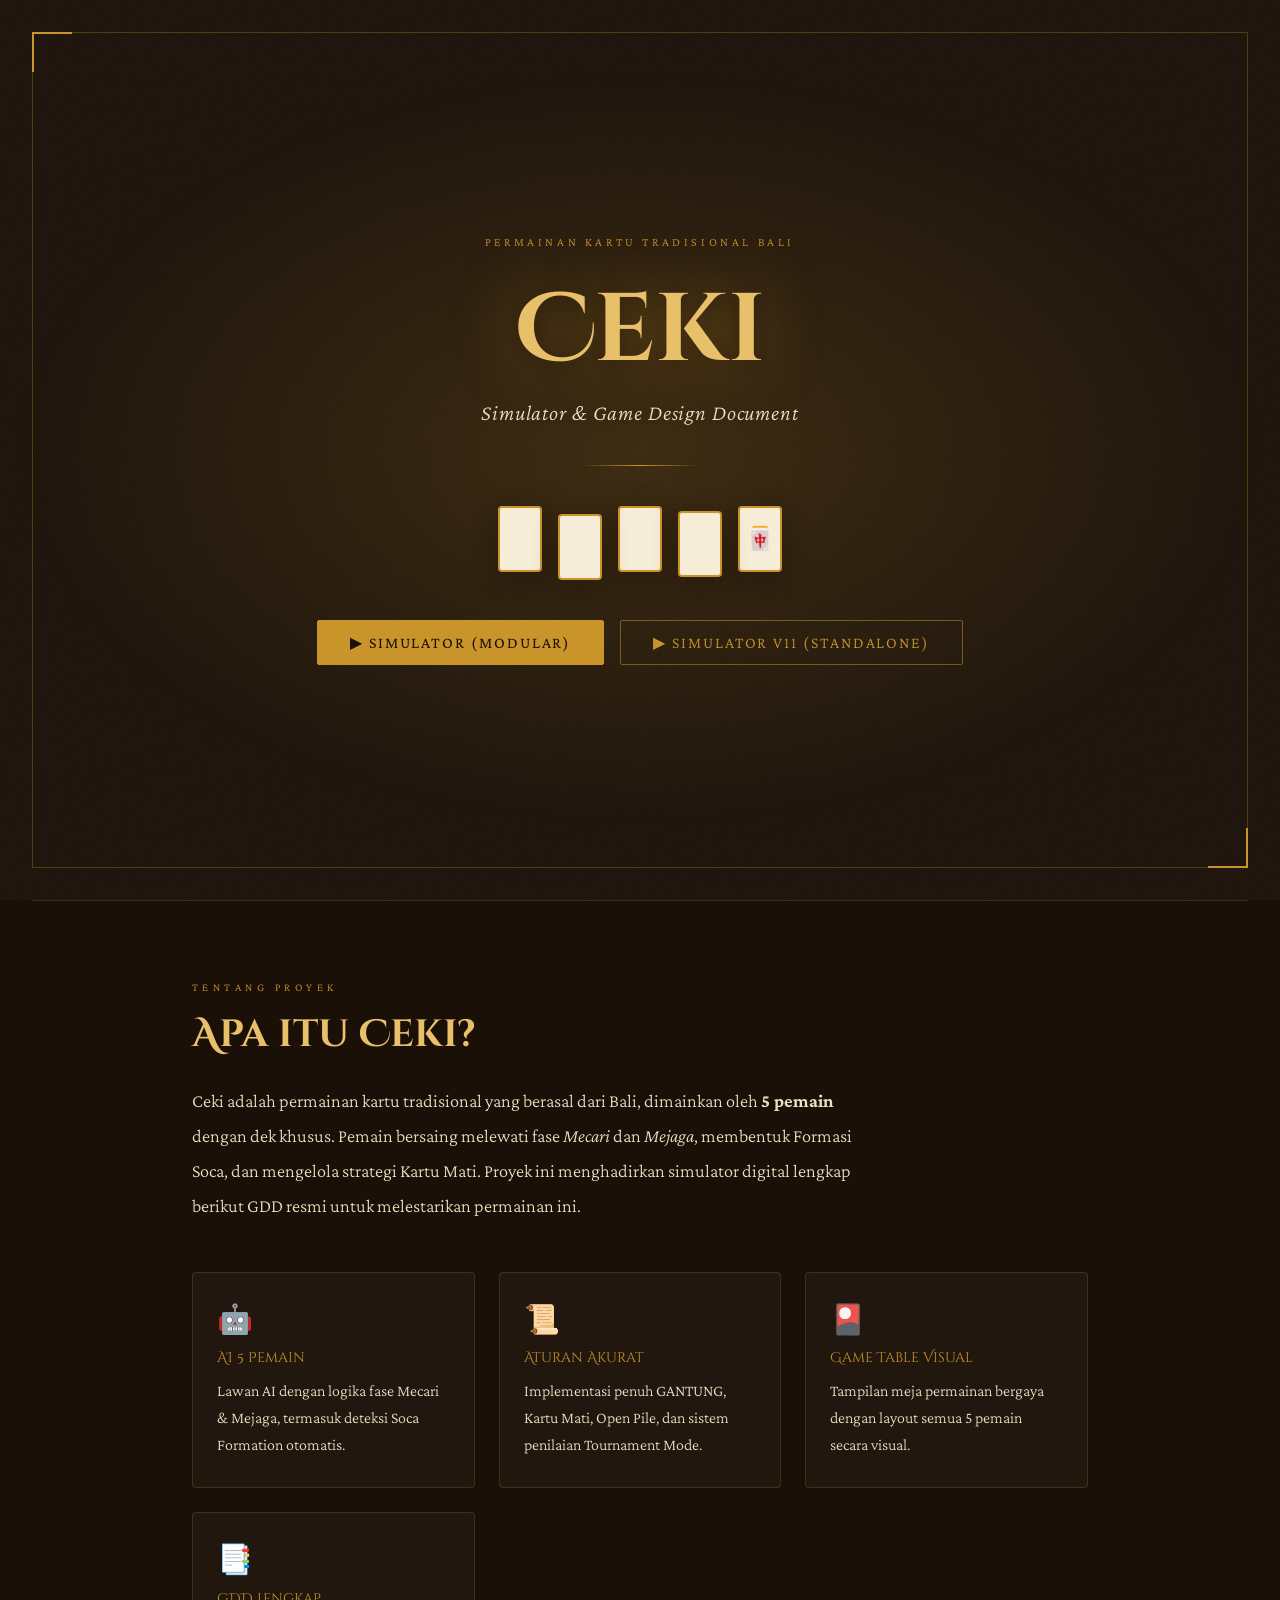
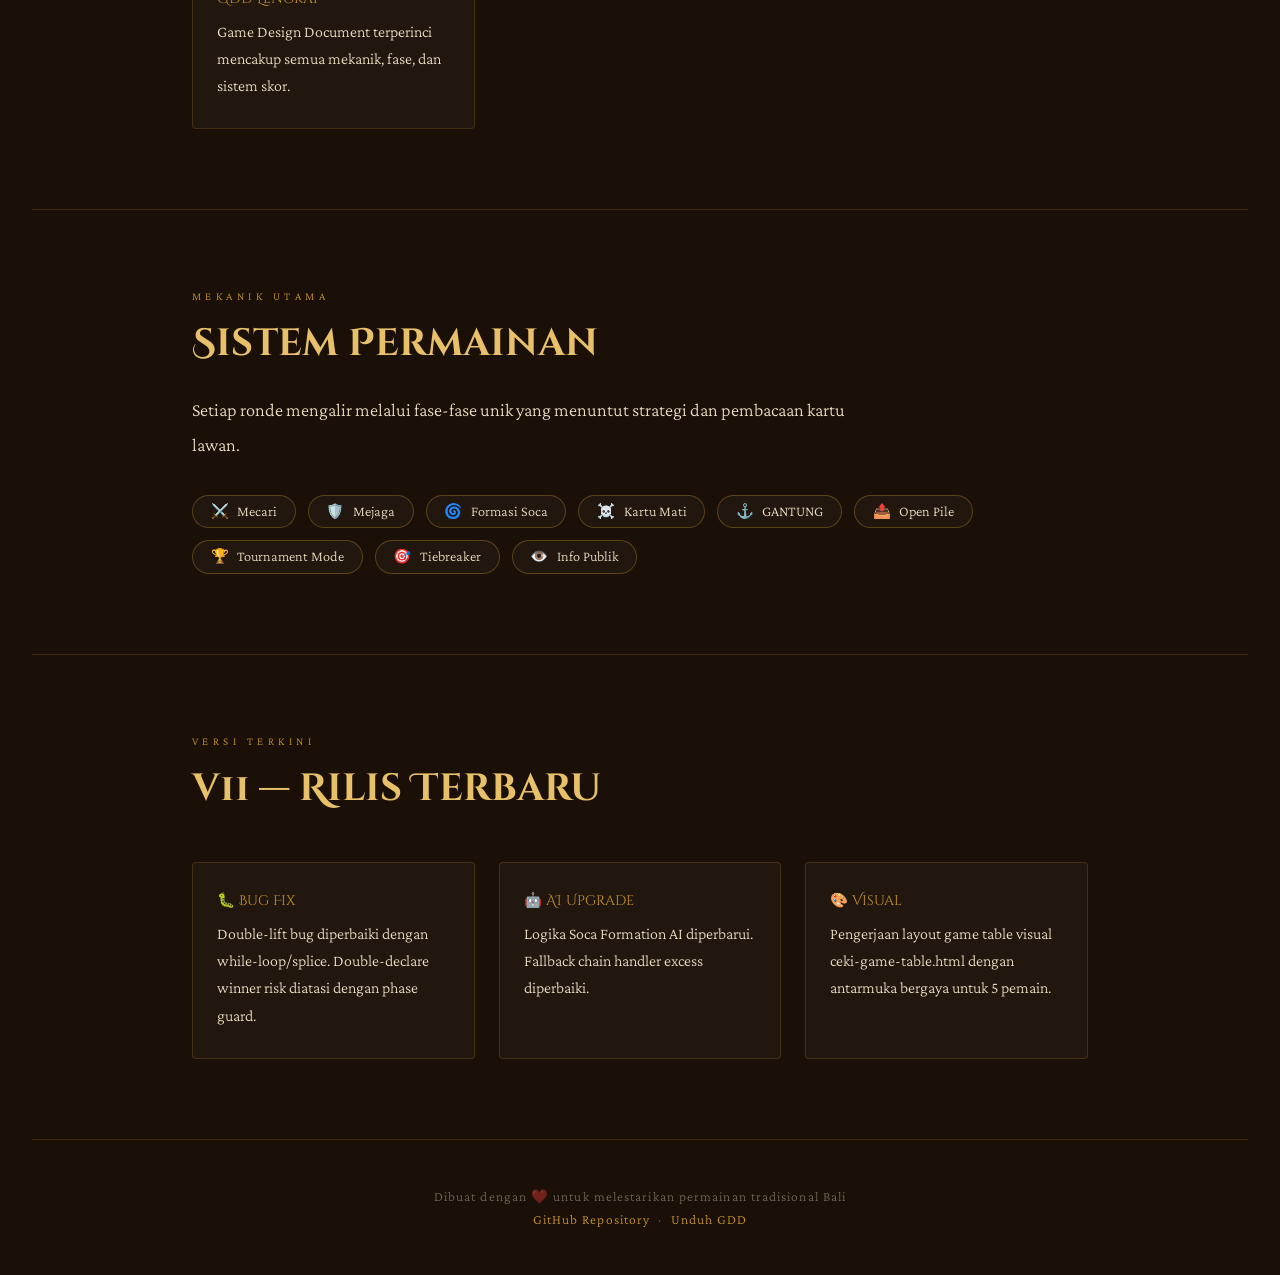
<file: index.html>
<!DOCTYPE html>
<html lang="id">
<head>
  <meta charset="UTF-8" />
  <meta name="viewport" content="width=device-width, initial-scale=1.0" />
  <title>Ceki Bali — Simulator & GDD</title>
  <link href="https://fonts.googleapis.com/css2?family=Cinzel+Decorative:wght@400;700&family=Crimson+Pro:ital,wght@0,300;0,400;1,300&display=swap" rel="stylesheet" />
  <style>
    *, *::before, *::after { box-sizing: border-box; margin: 0; padding: 0; }

    :root {
      --gold:    #c9952a;
      --gold-lt: #e8c06a;
      --red:     #8b1a1a;
      --ink:     #1a1008;
      --cream:   #f5edd8;
      --paper:   #ede0c4;
      --shadow:  rgba(26,16,8,.45);
    }

    html { scroll-behavior: smooth; }

    body {
      background: var(--ink);
      color: var(--cream);
      font-family: 'Crimson Pro', Georgia, serif;
      font-weight: 300;
      overflow-x: hidden;
    }

    /* ── NOISE TEXTURE overlay ── */
    body::before {
      content: '';
      position: fixed; inset: 0; z-index: 0;
      background-image: url("data:image/svg+xml,%3Csvg xmlns='http://www.w3.org/2000/svg' width='200' height='200'%3E%3Cfilter id='n'%3E%3CfeTurbulence type='fractalNoise' baseFrequency='0.75' numOctaves='4' stitchTiles='stitch'/%3E%3C/filter%3E%3Crect width='200' height='200' filter='url(%23n)' opacity='0.07'/%3E%3C/svg%3E");
      pointer-events: none;
    }

    /* ── HEADER ── */
    header {
      position: relative; z-index: 1;
      min-height: 100vh;
      display: flex; flex-direction: column;
      align-items: center; justify-content: center;
      text-align: center;
      padding: 4rem 2rem;
      overflow: hidden;
    }

    /* radial glow */
    header::after {
      content: '';
      position: absolute; inset: 0; z-index: -1;
      background: radial-gradient(ellipse 70% 60% at 50% 50%, rgba(201,149,42,.18) 0%, transparent 70%);
    }

    /* decorative border frame */
    .frame {
      position: absolute; inset: 2rem;
      border: 1px solid rgba(201,149,42,.3);
      pointer-events: none;
    }
    .frame::before, .frame::after {
      content: '';
      position: absolute;
      width: 40px; height: 40px;
      border-color: var(--gold);
      border-style: solid;
    }
    .frame::before { top: -1px; left: -1px; border-width: 2px 0 0 2px; }
    .frame::after  { bottom: -1px; right: -1px; border-width: 0 2px 2px 0; }

    .badge {
      font-family: 'Crimson Pro', serif;
      font-size: .75rem;
      letter-spacing: .3em;
      text-transform: uppercase;
      color: var(--gold);
      margin-bottom: 2rem;
      opacity: 0;
      animation: fadeUp .8s .2s ease forwards;
    }

    h1 {
      font-family: 'Cinzel Decorative', serif;
      font-size: clamp(2.8rem, 8vw, 6rem);
      font-weight: 700;
      color: var(--gold-lt);
      line-height: 1.05;
      text-shadow: 0 0 60px rgba(201,149,42,.5), 0 4px 20px var(--shadow);
      opacity: 0;
      animation: fadeUp .9s .4s ease forwards;
    }

    .subtitle {
      margin-top: 1.2rem;
      font-size: clamp(1rem, 2.5vw, 1.35rem);
      font-style: italic;
      color: var(--paper);
      letter-spacing: .04em;
      opacity: 0;
      animation: fadeUp .9s .65s ease forwards;
    }

    /* divider */
    .divider {
      margin: 2.5rem auto;
      width: 120px; height: 1px;
      background: linear-gradient(90deg, transparent, var(--gold), transparent);
      opacity: 0;
      animation: fadeUp .9s .8s ease forwards;
    }

    /* card icons */
    .cards-row {
      display: flex; gap: 1rem;
      opacity: 0;
      animation: fadeUp .9s 1s ease forwards;
    }

    .ceki-card {
      width: 44px; height: 66px;
      background: var(--cream);
      border-radius: 4px;
      border: 2px solid var(--gold);
      display: flex; align-items: center; justify-content: center;
      font-size: 1.4rem;
      box-shadow: 0 6px 24px var(--shadow);
      transition: transform .25s ease, box-shadow .25s ease;
    }
    .ceki-card:hover {
      transform: translateY(-8px) rotate(-3deg);
      box-shadow: 0 14px 36px var(--shadow);
    }
    .ceki-card:nth-child(2) { transform: translateY(8px); }
    .ceki-card:nth-child(2):hover { transform: translateY(-2px) rotate(2deg); }
    .ceki-card:nth-child(4) { transform: translateY(5px); }
    .ceki-card:nth-child(4):hover { transform: translateY(-4px) rotate(-2deg); }

    .hero-cta {
      margin-top: 3rem;
      opacity: 0;
      animation: fadeUp .9s 1.2s ease forwards;
      display: flex; gap: 1rem; flex-wrap: wrap; justify-content: center;
    }

    .btn {
      display: inline-block;
      padding: .75rem 2rem;
      font-family: 'Crimson Pro', serif;
      font-size: 1rem;
      letter-spacing: .12em;
      text-transform: uppercase;
      text-decoration: none;
      border-radius: 2px;
      transition: all .25s ease;
      cursor: pointer;
    }
    .btn-primary {
      background: var(--gold);
      color: var(--ink);
      border: 1px solid var(--gold);
      font-weight: 400;
    }
    .btn-primary:hover { background: var(--gold-lt); box-shadow: 0 0 24px rgba(201,149,42,.5); }
    .btn-ghost {
      background: transparent;
      color: var(--gold);
      border: 1px solid rgba(201,149,42,.5);
    }
    .btn-ghost:hover { border-color: var(--gold); background: rgba(201,149,42,.08); }

    /* ── SECTION BASE ── */
    section {
      position: relative; z-index: 1;
      padding: 5rem 2rem;
      max-width: 960px;
      margin: 0 auto;
    }

    .section-label {
      font-size: .7rem;
      letter-spacing: .4em;
      text-transform: uppercase;
      color: var(--gold);
      margin-bottom: 1rem;
    }

    .section-title {
      font-family: 'Cinzel Decorative', serif;
      font-size: clamp(1.5rem, 4vw, 2.4rem);
      color: var(--gold-lt);
      margin-bottom: 1.5rem;
    }

    .section-body {
      font-size: 1.15rem;
      line-height: 1.9;
      color: var(--paper);
      max-width: 680px;
    }

    /* ── FEATURES GRID ── */
    .features {
      display: grid;
      grid-template-columns: repeat(auto-fit, minmax(240px, 1fr));
      gap: 1.5rem;
      margin-top: 3rem;
    }

    .feat {
      background: rgba(255,255,255,.03);
      border: 1px solid rgba(201,149,42,.2);
      border-radius: 4px;
      padding: 1.8rem 1.5rem;
      transition: border-color .3s, background .3s;
    }
    .feat:hover {
      border-color: rgba(201,149,42,.6);
      background: rgba(201,149,42,.06);
    }

    .feat-icon { font-size: 1.8rem; margin-bottom: .8rem; }
    .feat-title {
      font-family: 'Cinzel Decorative', serif;
      font-size: .9rem;
      color: var(--gold);
      margin-bottom: .6rem;
    }
    .feat-desc { font-size: 1rem; color: var(--paper); line-height: 1.7; }

    /* ── RULE PILLS ── */
    .rules-grid {
      display: flex; flex-wrap: wrap; gap: .75rem;
      margin-top: 2rem;
    }
    .pill {
      padding: .45rem 1.1rem;
      border: 1px solid rgba(201,149,42,.35);
      border-radius: 100px;
      font-size: .9rem;
      color: var(--paper);
      background: rgba(255,255,255,.03);
    }
    .pill span { color: var(--gold-lt); margin-right: .35rem; }

    /* ── HORIZONTAL RULE ── */
    .hr {
      border: none;
      border-top: 1px solid rgba(201,149,42,.2);
      margin: 0 2rem;
    }

    /* ── FOOTER ── */
    footer {
      position: relative; z-index: 1;
      text-align: center;
      padding: 3rem 2rem;
      font-size: .85rem;
      color: rgba(245,237,216,.4);
      letter-spacing: .08em;
    }
    footer a { color: var(--gold); text-decoration: none; }
    footer a:hover { text-decoration: underline; }

    /* ── ANIMATIONS ── */
    @keyframes fadeUp {
      from { opacity: 0; transform: translateY(24px); }
      to   { opacity: 1; transform: translateY(0); }
    }

    /* scroll-reveal */
    .reveal { opacity: 0; transform: translateY(30px); transition: opacity .7s ease, transform .7s ease; }
    .reveal.visible { opacity: 1; transform: translateY(0); }
  </style>
</head>
<body>

  <!-- ═══════════ HERO ═══════════ -->
  <header>
    <div class="frame"></div>
    <p class="badge">Permainan Kartu Tradisional Bali</p>
    <h1>Ceki</h1>
    <p class="subtitle">Simulator &amp; Game Design Document</p>
    <div class="divider"></div>
    <div class="cards-row" aria-hidden="true">
      <div class="ceki-card">🀙</div>
      <div class="ceki-card">🀇</div>
      <div class="ceki-card">🀅</div>
      <div class="ceki-card">🀃</div>
      <div class="ceki-card">🀄</div>
    </div>
    <div class="hero-cta">
      <a href="ceki-simulator.html" class="btn btn-primary">▶ Simulator (Modular)</a>
      <a href="ceki-simulator-v11.html" class="btn btn-ghost">▶ Simulator v11 (Standalone)</a>
    </div>
  </header>

  <hr class="hr" />

  <!-- ═══════════ TENTANG ═══════════ -->
  <section>
    <p class="section-label reveal">Tentang Proyek</p>
    <h2 class="section-title reveal">Apa itu Ceki?</h2>
    <p class="section-body reveal">
      Ceki adalah permainan kartu tradisional yang berasal dari Bali, dimainkan oleh <strong>5 pemain</strong>
      dengan dek khusus. Pemain bersaing melewati fase <em>Mecari</em> dan <em>Mejaga</em>,
      membentuk Formasi Soca, dan mengelola strategi Kartu Mati.
      Proyek ini menghadirkan simulator digital lengkap berikut GDD resmi untuk melestarikan permainan ini.
    </p>

    <div class="features reveal">
      <div class="feat">
        <div class="feat-icon">🤖</div>
        <div class="feat-title">AI 5 Pemain</div>
        <div class="feat-desc">Lawan AI dengan logika fase Mecari &amp; Mejaga, termasuk deteksi Soca Formation otomatis.</div>
      </div>
      <div class="feat">
        <div class="feat-icon">📜</div>
        <div class="feat-title">Aturan Akurat</div>
        <div class="feat-desc">Implementasi penuh GANTUNG, Kartu Mati, Open Pile, dan sistem penilaian Tournament Mode.</div>
      </div>
      <div class="feat">
        <div class="feat-icon">🎴</div>
        <div class="feat-title">Game Table Visual</div>
        <div class="feat-desc">Tampilan meja permainan bergaya dengan layout semua 5 pemain secara visual.</div>
      </div>
      <div class="feat">
        <div class="feat-icon">📑</div>
        <div class="feat-title">GDD Lengkap</div>
        <div class="feat-desc">Game Design Document terperinci mencakup semua mekanik, fase, dan sistem skor.</div>
      </div>
    </div>
  </section>

  <hr class="hr" />

  <!-- ═══════════ MEKANIK ═══════════ -->
  <section>
    <p class="section-label reveal">Mekanik Utama</p>
    <h2 class="section-title reveal">Sistem Permainan</h2>
    <p class="section-body reveal">
      Setiap ronde mengalir melalui fase-fase unik yang menuntut strategi dan pembacaan kartu lawan.
    </p>

    <div class="rules-grid reveal">
      <div class="pill"><span>⚔️</span> Mecari</div>
      <div class="pill"><span>🛡️</span> Mejaga</div>
      <div class="pill"><span>🌀</span> Formasi Soca</div>
      <div class="pill"><span>☠️</span> Kartu Mati</div>
      <div class="pill"><span>⚓</span> GANTUNG</div>
      <div class="pill"><span>📤</span> Open Pile</div>
      <div class="pill"><span>🏆</span> Tournament Mode</div>
      <div class="pill"><span>🎯</span> Tiebreaker</div>
      <div class="pill"><span>👁️</span> Info Publik</div>
    </div>
  </section>

  <hr class="hr" />

  <!-- ═══════════ CHANGELOG ═══════════ -->
  <section>
    <p class="section-label reveal">Versi Terkini</p>
    <h2 class="section-title reveal">v11 — Rilis Terbaru</h2>
    <div class="features reveal">
      <div class="feat">
        <div class="feat-title">🐛 Bug Fix</div>
        <div class="feat-desc">Double-lift bug diperbaiki dengan while-loop/splice. Double-declare winner risk diatasi dengan phase guard.</div>
      </div>
      <div class="feat">
        <div class="feat-title">🤖 AI Upgrade</div>
        <div class="feat-desc">Logika Soca Formation AI diperbarui. Fallback chain handler excess diperbaiki.</div>
      </div>
      <div class="feat">
        <div class="feat-title">🎨 Visual</div>
        <div class="feat-desc">Pengerjaan layout game table visual ceki-game-table.html dengan antarmuka bergaya untuk 5 pemain.</div>
      </div>
    </div>
  </section>

  <!-- ═══════════ FOOTER ═══════════ -->
  <hr class="hr" />
  <footer>
    <p>Dibuat dengan ❤️ untuk melestarikan permainan tradisional Bali</p>
    <p style="margin-top:.5rem;">
      <a href="https://github.com" target="_blank">GitHub Repository</a>
      &nbsp;·&nbsp;
      <a href="CEKI_GDD_v11.pdf">Unduh GDD</a>
    </p>
  </footer>

  <script>
    // Scroll reveal
    const reveals = document.querySelectorAll('.reveal');
    const io = new IntersectionObserver((entries) => {
      entries.forEach(e => { if (e.isIntersecting) { e.target.classList.add('visible'); io.unobserve(e.target); } });
    }, { threshold: 0.12 });
    reveals.forEach(el => io.observe(el));
  </script>
</body>
</html>
</file>
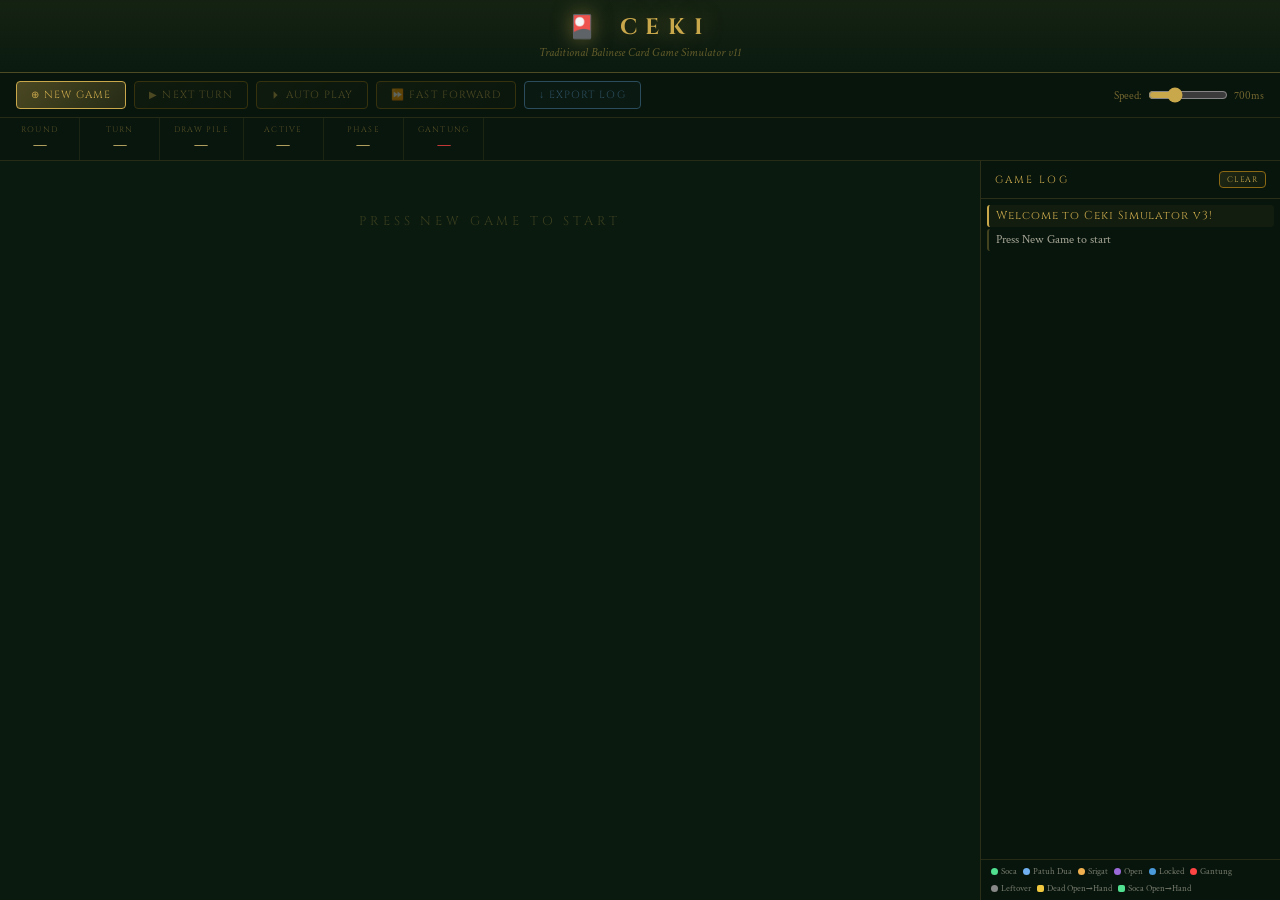
<file: ceki-simulator-v11.html>
<!DOCTYPE html>
<html lang="en">
<head>
<meta charset="UTF-8">
<meta name="viewport" content="width=device-width, initial-scale=1.0">
<title>Ceki Simulator v11 — Balinese Card Game</title>
<style>
@import url('https://fonts.googleapis.com/css2?family=Cinzel:wght@400;600;800&family=Crimson+Text:ital,wght@0,400;0,600;1,400&display=swap');

:root {
  --gold: #c9a84c;
  --gold-light: #e8cc7a;
  --gold-dark: #8b6914;
  --bg: #0a1a0f;
  --bg2: #0f2318;
  --text: #fdf6e3;
  --honours-color: #e8cc7a;
  --coins-color: #f4a444;
  --strings-color: #6ab4f0;
  --myriads-color: #f07070;
  --soca-color: #50e090;
  --patuh-color: #70b0f0;
  --srigat-color: #f0b050;
  --mecari-color: #f06060;
  --mejaga-color: #a060f0;
  --gantung-color: #ff4444;
  --leftover-color: #888888;
  --open-color: #9a6ad9;
  --locked-color: #4a9ad9;
  --discard-color: #c87a3a;
}

* { margin: 0; padding: 0; box-sizing: border-box; }

body {
  background: var(--bg);
  color: var(--text);
  font-family: 'Crimson Text', serif;
  min-height: 100vh;
  display: flex;
  flex-direction: column;
}

/* ===================== HEADER ===================== */
.header {
  text-align: center;
  padding: 12px 16px;
  border-bottom: 1px solid rgba(201,168,76,0.3);
  background: linear-gradient(180deg, rgba(201,168,76,0.06) 0%, transparent 100%);
  display: flex;
  align-items: center;
  justify-content: space-between;
  flex-wrap: wrap;
  gap: 8px;
}

.header-title { flex: 1; text-align: center; }

.header h1 {
  font-family: 'Cinzel', serif;
  color: var(--gold);
  font-size: 1.4rem;
  letter-spacing: 0.4em;
  text-shadow: 0 0 20px rgba(201,168,76,0.5);
}

.header p {
  color: rgba(201,168,76,0.45);
  font-style: italic;
  font-size: 0.78rem;
  margin-top: 2px;
}

/* ===================== CONTROLS ===================== */
.controls-bar {
  padding: 8px 16px;
  display: flex;
  gap: 8px;
  flex-wrap: wrap;
  align-items: center;
  border-bottom: 1px solid rgba(201,168,76,0.15);
  background: rgba(0,0,0,0.2);
}

.btn {
  font-family: 'Cinzel', serif;
  font-size: 0.65rem;
  letter-spacing: 0.1em;
  padding: 6px 14px;
  border: 1px solid var(--gold-dark);
  background: linear-gradient(135deg, rgba(201,168,76,0.12), rgba(201,168,76,0.04));
  color: var(--gold);
  cursor: pointer;
  border-radius: 4px;
  transition: all 0.2s;
  text-transform: uppercase;
}
.btn:hover { background: linear-gradient(135deg, rgba(201,168,76,0.28), rgba(201,168,76,0.1)); border-color: var(--gold); }
.btn.primary { background: linear-gradient(135deg, rgba(201,168,76,0.35), rgba(201,168,76,0.15)); border-color: var(--gold); }
.btn:disabled { opacity: 0.35; cursor: not-allowed; }
.btn.export { border-color: var(--strings-color); color: var(--strings-color); background: rgba(106,180,240,0.08); }
.btn.export:hover { background: rgba(106,180,240,0.18); }

.speed-wrap {
  display: flex;
  align-items: center;
  gap: 6px;
  font-size: 0.7rem;
  color: rgba(201,168,76,0.55);
  margin-left: auto;
}
.speed-wrap input { width: 80px; accent-color: var(--gold); }

/* ===================== STATUS BAR ===================== */
.status-bar {
  display: flex;
  gap: 0;
  border-bottom: 1px solid rgba(201,168,76,0.15);
  background: rgba(0,0,0,0.15);
  flex-wrap: wrap;
}

.stat {
  display: flex;
  flex-direction: column;
  align-items: center;
  padding: 6px 14px;
  border-right: 1px solid rgba(201,168,76,0.1);
  min-width: 80px;
}

.stat-label {
  font-family: 'Cinzel', serif;
  font-size: 0.5rem;
  color: rgba(201,168,76,0.4);
  letter-spacing: 0.15em;
  text-transform: uppercase;
}

.stat-value {
  font-size: 0.85rem;
  color: var(--gold-light);
  font-weight: 600;
  margin-top: 1px;
}

.stat-value.gantung { color: var(--gantung-color); }

/* ===================== MAIN LAYOUT ===================== */
.main {
  display: grid;
  grid-template-columns: 1fr 300px;
  flex: 1;
  overflow: hidden;
  min-height: 0;
}

.game-area {
  overflow-y: auto;
  padding: 12px;
  display: flex;
  flex-direction: column;
  gap: 8px;
}

/* ===================== PLAYER CARD ===================== */
.player-card {
  border: 1px solid rgba(201,168,76,0.18);
  border-radius: 10px;
  overflow: hidden;
  transition: border-color 0.3s, box-shadow 0.3s;
  background: rgba(0,0,0,0.15);
}

.player-card.active    { border-color: var(--gold); box-shadow: 0 0 14px rgba(201,168,76,0.18); }
.player-card.mecari    { border-color: var(--mecari-color); box-shadow: 0 0 10px rgba(240,96,96,0.18); }
.player-card.mejaga    { border-color: var(--mejaga-color); box-shadow: 0 0 10px rgba(160,96,240,0.18); }
.player-card.winner    { border-color: var(--soca-color); box-shadow: 0 0 20px rgba(80,224,144,0.4); animation: winPulse 1s infinite; }

@keyframes winPulse {
  0%,100% { box-shadow: 0 0 20px rgba(80,224,144,0.4); }
  50%     { box-shadow: 0 0 40px rgba(80,224,144,0.8); }
}

/* Player header */
.player-header {
  display: flex;
  align-items: center;
  gap: 8px;
  padding: 6px 12px;
  background: rgba(0,0,0,0.3);
  border-bottom: 1px solid rgba(255,255,255,0.04);
}

.player-name {
  font-family: 'Cinzel', serif;
  font-size: 0.72rem;
  color: var(--gold);
  letter-spacing: 0.12em;
  flex: 1;
}

.badge {
  font-size: 0.55rem;
  padding: 2px 7px;
  border-radius: 8px;
  font-family: 'Cinzel', serif;
  letter-spacing: 0.08em;
  text-transform: uppercase;
  border: 1px solid;
}

.badge-active  { background: rgba(201,168,76,0.15);  color: var(--gold);          border-color: var(--gold-dark); }
.badge-mecari  { background: rgba(240,96,96,0.15);   color: var(--mecari-color);  border-color: var(--mecari-color); }
.badge-mejaga  { background: rgba(160,96,240,0.15);  color: var(--mejaga-color);  border-color: var(--mejaga-color); }
.badge-winner  { background: rgba(80,224,144,0.15);  color: var(--soca-color);    border-color: var(--soca-color); }
.badge-gantung { background: rgba(255,68,68,0.15);   color: var(--gantung-color); border-color: var(--gantung-color); }

.player-stats {
  font-size: 0.6rem;
  color: rgba(201,168,76,0.35);
  white-space: nowrap;
}

/* Player body */
.player-body {
  padding: 8px 10px;
  display: flex;
  flex-direction: column;
  gap: 4px;
}

/* ===================== COMBO ROWS ===================== */
.combo-section {
  display: flex;
  flex-direction: column;
  gap: 3px;
}

.combo-row {
  display: flex;
  align-items: center;
  gap: 6px;
  padding: 4px 6px;
  border-radius: 6px;
  border: 1px solid rgba(255,255,255,0.04);
  background: rgba(0,0,0,0.15);
  min-height: 62px;
}

/* Row color themes */
.combo-row.soca    { border-color: rgba(80,224,144,0.2);  background: rgba(80,224,144,0.04); }
.combo-row.patuh   { border-color: rgba(112,176,240,0.2); background: rgba(112,176,240,0.04); }
.combo-row.srigat  { border-color: rgba(240,176,80,0.2);  background: rgba(240,176,80,0.04); }
.combo-row.locked  { border-color: rgba(74,154,217,0.3);  background: rgba(74,154,217,0.06); }
.combo-row.open    { border-color: rgba(154,106,217,0.3); background: rgba(154,106,217,0.06); }
.combo-row.discard { border-color: rgba(200,122,58,0.2);  background: rgba(200,122,58,0.04); }
.combo-row.leftover{ border-color: rgba(120,120,120,0.2); background: rgba(120,120,120,0.04); }

/* Row label */
.row-label {
  writing-mode: vertical-lr;
  text-orientation: mixed;
  font-family: 'Cinzel', serif;
  font-size: 0.42rem;
  letter-spacing: 0.12em;
  text-transform: uppercase;
  padding: 2px 1px;
  min-width: 18px;
  text-align: center;
  border-radius: 3px;
  white-space: nowrap;
}

.row-label.soca    { color: var(--soca-color);    background: rgba(80,224,144,0.08); }
.row-label.patuh   { color: var(--patuh-color);   background: rgba(112,176,240,0.08); }
.row-label.srigat  { color: var(--srigat-color);  background: rgba(240,176,80,0.08); }
.row-label.locked  { color: var(--locked-color);  background: rgba(74,154,217,0.08); }
.row-label.open    { color: var(--open-color);    background: rgba(154,106,217,0.08); }
.row-label.discard { color: var(--discard-color); background: rgba(200,122,58,0.08); }
.row-label.leftover{ color: var(--leftover-color);background: rgba(120,120,120,0.08); }

/* Cards container */
.cards-wrap {
  display: flex;
  gap: 4px;
  flex-wrap: wrap;
  align-items: center;
  flex: 1;
}

/* Seeking info */
.seeking-info {
  font-size: 0.6rem;
  color: rgba(74,154,217,0.8);
  font-style: italic;
  padding: 2px 6px;
  background: rgba(74,154,217,0.08);
  border-radius: 4px;
  border: 1px solid rgba(74,154,217,0.2);
}

/* Row extra info */
.row-info {
  font-size: 0.58rem;
  color: rgba(255,255,255,0.3);
  font-style: italic;
  white-space: nowrap;
}

/* Discard count badge */
.discard-count {
  font-size: 0.58rem;
  color: rgba(200,122,58,0.6);
  padding: 2px 5px;
  border: 1px solid rgba(200,122,58,0.2);
  border-radius: 3px;
  font-family: 'Cinzel', serif;
}

/* ===================== CARDS ===================== */
.card {
  display: inline-flex;
  flex-direction: column;
  align-items: center;
  justify-content: center;
  width: 38px;
  height: 82px;
  border-radius: 5px;
  border: 1.5px solid;
  font-family: 'Cinzel', serif;
  text-align: center;
  padding: 2px;
  line-height: 1.2;
  transition: transform 0.15s;
  position: relative;
  cursor: default;
  flex-shrink: 0;
}

.card:hover { transform: translateY(-5px); z-index: 10; }

.card .cn { font-size: 0.8rem; font-weight: 700; line-height: 1; }
.card .nm { font-size: 0.36rem; line-height: 1.1; text-align: center; margin-top: 1px; }
.card .tp { font-size: 0.3rem; opacity: 0.6; margin-top: 1px; }

.card.honours { background: linear-gradient(135deg,#2a2a10,#1a1a08); border-color: var(--honours-color); color: var(--honours-color); }
.card.coins   { background: linear-gradient(135deg,#2a1a08,#1a1008); border-color: var(--coins-color);   color: var(--coins-color); }
.card.strings { background: linear-gradient(135deg,#082028,#041018); border-color: var(--strings-color); color: var(--strings-color); }
.card.myriads { background: linear-gradient(135deg,#280808,#180404); border-color: var(--myriads-color); color: var(--myriads-color); }

.card.back {
  background: linear-gradient(135deg,#1a3a28,#0f2d1b);
  border-color: rgba(74,154,217,0.5);
  color: rgba(74,154,217,0.6);
  font-size: 1.1rem;
}

/* Gantung highlight */
.card.gantung {
  outline: 2px solid var(--gantung-color);
  outline-offset: 1px;
  animation: gantungBlink 1.2s ease infinite;
}

@keyframes gantungBlink {
  0%,100% { outline-color: #ff4444; box-shadow: 0 0 5px rgba(255,68,68,0.5); }
  50%     { outline-color: #ff8888; box-shadow: 0 0 10px rgba(255,68,68,0.7); }
}

/* Dead for Soca only */
.card.dead { opacity: 0.45; filter: grayscale(60%); }

/* Card image */
.card-img {
  width: 100%;
  height: 100%;
  object-fit: cover;
  border-radius: 3px;
  display: block;
  pointer-events: none;
  opacity: 0;
  transition: opacity 0.3s ease;
}

.card-fallback {
  display: flex;
  flex-direction: column;
  align-items: center;
  justify-content: center;
  height: 100%;
  gap: 2px;
  padding: 4px;
}

.card-img-wrap {
  position: absolute;
  inset: 0;
  border-radius: 3px;
  overflow: hidden;
  display: flex;
  align-items: center;
  justify-content: center;
  background: #f5f0e8;
}

/* Overlay info saat hover */
.card-overlay {
  position: absolute;
  bottom: 0; left: 0; right: 0;
  background: linear-gradient(0deg, rgba(0,0,0,0.75) 0%, transparent 100%);
  padding: 3px 2px 2px;
  border-radius: 0 0 3px 3px;
  display: flex;
  flex-direction: column;
  align-items: center;
  opacity: 0;
  transition: opacity 0.2s;
}
.card:hover .card-overlay { opacity: 1; }

.card-overlay-name {
  font-size: 0.3rem;
  color: #fff;
  text-align: center;
  line-height: 1.1;
  font-family: 'Cinzel', serif;
  letter-spacing: 0.06em;
}

/* Dead card in open pile — can be lifted */
.card.dead-open {
  opacity: 0.55;
  filter: grayscale(40%);
  outline: 1.5px dashed rgba(255,200,50,0.6);
  outline-offset: 1px;
}

/* Open pile card */
.card.is-open { outline: 1.5px solid rgba(154,106,217,0.6); outline-offset: 1px; }

/* ===================== SIDEBAR ===================== */
.sidebar {
  border-left: 1px solid rgba(201,168,76,0.18);
  display: flex;
  flex-direction: column;
  background: rgba(0,0,0,0.18);
  min-height: 0;
}

.sidebar-header {
  padding: 10px 14px;
  border-bottom: 1px solid rgba(201,168,76,0.18);
  font-family: 'Cinzel', serif;
  font-size: 0.65rem;
  color: var(--gold);
  letter-spacing: 0.2em;
  text-transform: uppercase;
  display: flex;
  justify-content: space-between;
  align-items: center;
  flex-shrink: 0;
}

.log {
  flex: 1;
  overflow-y: auto;
  padding: 6px;
  display: flex;
  flex-direction: column;
  gap: 2px;
  font-size: 0.72rem;
  min-height: 0;
}

.log-entry {
  padding: 3px 7px;
  border-radius: 3px;
  border-left: 2px solid transparent;
  line-height: 1.4;
  animation: fadeIn 0.25s ease;
}

@keyframes fadeIn {
  from { opacity:0; transform:translateY(3px); }
  to   { opacity:1; transform:translateY(0); }
}

.log-normal  { border-color: rgba(201,168,76,0.3);  color: rgba(253,246,227,0.65); }
.log-action  { border-color: var(--strings-color);  color: var(--strings-color); background: rgba(106,180,240,0.04); }
.log-mecari  { border-color: var(--mecari-color);   color: var(--mecari-color);  background: rgba(240,96,96,0.04); }
.log-mejaga  { border-color: var(--mejaga-color);   color: var(--mejaga-color);  background: rgba(160,96,240,0.04); }
.log-gantung { border-color: var(--gantung-color);  color: #ff8866;              background: rgba(255,68,68,0.04); }
.log-ceki    { border-color: var(--soca-color);     color: var(--soca-color);    background: rgba(80,224,144,0.08); font-weight:bold; font-size:0.85rem; }
.log-round   { border-color: var(--gold);           color: var(--gold);          background: rgba(201,168,76,0.05); font-family:'Cinzel',serif; letter-spacing:0.08em; }
.log-draw    { border-color: rgba(201,168,76,0.15); color: rgba(253,246,227,0.35); font-style:italic; }

/* Legend */
.sidebar-legend {
  padding: 6px 10px;
  border-top: 1px solid rgba(201,168,76,0.15);
  display: flex;
  gap: 6px;
  flex-wrap: wrap;
  flex-shrink: 0;
}

.leg { display:flex; align-items:center; gap:3px; font-size:0.55rem; color:rgba(253,246,227,0.45); }
.leg-dot { width:7px; height:7px; border-radius:50%; flex-shrink:0; }

/* ===================== WINNER OVERLAY ===================== */
.winner-overlay {
  display: none;
  position: fixed;
  inset: 0;
  background: rgba(0,0,0,0.88);
  z-index: 100;
  align-items: center;
  justify-content: center;
  flex-direction: column;
  gap: 18px;
}
.winner-overlay.show { display: flex; }

.winner-box {
  background: linear-gradient(135deg,#1a3a28,#0f2d1b);
  border: 3px solid var(--gold);
  border-radius: 14px;
  padding: 40px 60px;
  text-align: center;
  box-shadow: 0 0 60px rgba(201,168,76,0.4);
}

.winner-ceki {
  font-family: 'Cinzel', serif;
  font-size: 3rem;
  color: var(--gold);
  letter-spacing: 0.5em;
  animation: cekiPulse 0.5s ease infinite alternate;
}

@keyframes cekiPulse {
  from { text-shadow: 0 0 20px rgba(201,168,76,0.6); }
  to   { text-shadow: 0 0 50px rgba(201,168,76,1); }
}

.winner-name   { font-family:'Cinzel',serif; font-size:1.1rem; color:var(--gold-light); margin-top:8px; letter-spacing:0.2em; }
.winner-detail { color:rgba(253,246,227,0.55); font-style:italic; margin-top:6px; font-size:0.9rem; }
.winner-reveal { margin-top:18px; display:flex; flex-direction:column; gap:10px; align-items:center; }
.winner-reveal-title { font-family:'Cinzel',serif; font-size:0.62rem; color:rgba(201,168,76,0.75); letter-spacing:0.18em; text-transform:uppercase; }
.winner-cards { display:flex; flex-wrap:wrap; gap:8px; justify-content:center; align-items:center; max-width:520px; }
.winner-card-sep { color:rgba(201,168,76,0.65); font-family:'Cinzel',serif; font-size:1rem; padding:0 2px; }
.winner-combos { margin-top:8px; max-width:560px; color:rgba(253,246,227,0.72); font-size:0.82rem; line-height:1.45; }

/* Scrollbar */
::-webkit-scrollbar { width: 3px; }
::-webkit-scrollbar-track { background: transparent; }
::-webkit-scrollbar-thumb { background: rgba(201,168,76,0.25); border-radius:2px; }

/* Draw section divider */
.section-divider {
  font-family: 'Cinzel', serif;
  font-size: 0.5rem;
  color: rgba(201,168,76,0.3);
  letter-spacing: 0.2em;
  text-transform: uppercase;
  padding: 2px 6px;
  border-top: 1px solid rgba(201,168,76,0.08);
  margin-top: 2px;
}

/* Empty state */
.empty-state {
  text-align: center;
  padding: 40px;
  color: rgba(201,168,76,0.25);
  font-family: 'Cinzel', serif;
  letter-spacing: 0.3em;
  font-size: 0.8rem;
}

@media (max-width: 768px) {
  .main { grid-template-columns: 1fr; }
  .sidebar { max-height: 220px; }
}
</style>
</head>
<body>

<div class="header">
  <div class="header-title">
    <h1>🎴 CEKI</h1>
    <p>Traditional Balinese Card Game Simulator v11</p>
  </div>
</div>

<div class="controls-bar">
  <button class="btn primary" id="btnNew" onclick="newGame()">⊕ New Game</button>
  <button class="btn" id="btnStep" onclick="stepGame()" disabled>▶ Next Turn</button>
  <button class="btn" id="btnAuto" onclick="toggleAuto()" disabled>⏵ Auto Play</button>
  <button class="btn" id="btnFast" onclick="fastForward()" disabled>⏩ Fast Forward</button>
  <button class="btn export" id="btnExport" onclick="exportLog()" disabled>↓ Export Log</button>
  <div class="speed-wrap">
    <span>Speed:</span>
    <input type="range" id="speedRange" min="150" max="2000" value="700" step="50">
    <span id="speedLabel">700ms</span>
  </div>
</div>

<div class="status-bar">
  <div class="stat"><span class="stat-label">Round</span><span class="stat-value" id="statRound">—</span></div>
  <div class="stat"><span class="stat-label">Turn</span><span class="stat-value" id="statTurn">—</span></div>
  <div class="stat"><span class="stat-label">Draw Pile</span><span class="stat-value" id="statDraw">—</span></div>
  <div class="stat"><span class="stat-label">Active</span><span class="stat-value" id="statActive">—</span></div>
  <div class="stat"><span class="stat-label">Phase</span><span class="stat-value" id="statPhase">—</span></div>
  <div class="stat"><span class="stat-label">Gantung</span><span class="stat-value gantung" id="statGantung">—</span></div>
</div>

<div class="main">
  <div class="game-area" id="gameArea">
    <div class="empty-state">PRESS NEW GAME TO START</div>
  </div>

  <div class="sidebar">
    <div class="sidebar-header">
      <span>Game Log</span>
      <button class="btn" style="padding:2px 7px;font-size:0.5rem;" onclick="clearLog()">Clear</button>
    </div>
    <div class="log" id="gameLog"></div>
    <div class="sidebar-legend">
      <div class="leg"><div class="leg-dot" style="background:var(--soca-color)"></div>Soca</div>
      <div class="leg"><div class="leg-dot" style="background:var(--patuh-color)"></div>Patuh Dua</div>
      <div class="leg"><div class="leg-dot" style="background:var(--srigat-color)"></div>Srigat</div>
      <div class="leg"><div class="leg-dot" style="background:var(--open-color)"></div>Open</div>
      <div class="leg"><div class="leg-dot" style="background:var(--locked-color)"></div>Locked</div>
      <div class="leg"><div class="leg-dot" style="background:var(--gantung-color)"></div>Gantung</div>
      <div class="leg"><div class="leg-dot" style="background:var(--leftover-color)"></div>Leftover</div>
      <div class="leg"><div class="leg-dot" style="background:#f0c840;border-radius:2px;"></div>Dead Open→Hand</div>
      <div class="leg"><div class="leg-dot" style="background:var(--soca-color);border-radius:2px;"></div>Soca Open→Hand</div>
    </div>
  </div>
</div>

<div class="winner-overlay" id="winnerOverlay">
  <div class="winner-box">
    <div class="winner-ceki">CEKI!</div>
    <div class="winner-name" id="winnerName"></div>
    <div class="winner-detail" id="winnerDetail"></div>
    <div class="winner-reveal">
      <div class="winner-reveal-title">Locked Pile + Winning Card</div>
      <div class="winner-cards" id="winnerCards"></div>
      <div class="winner-combos" id="winnerCombos"></div>
    </div>
  </div>
  <div class="winner-actions" style="display:flex;gap:10px;align-items:center;justify-content:center;flex-wrap:wrap;">
    <button class="btn" onclick="closeWinnerOverlay()">✕ Close</button>
    <button class="btn primary" onclick="newGame()">⊕ New Game</button>
  </div>
</div>

<script>
// ================================================================
// CARD DATA
// ================================================================
const CARDS_DEF = [
  { id:'WR',  name:'Wong Raja',  type:'honours', value:0 },
  { id:'CN',  name:'Cina',       type:'honours', value:0 },
  { id:'KN',  name:'Kunci',      type:'honours', value:0 },
  { id:'LK',  name:'Likas',      type:'coins',   value:1 },
  { id:'JD',  name:'Jebug Dua',  type:'coins',   value:2 },
  { id:'JT',  name:'Jebug Telu', type:'coins',   value:3 },
  { id:'PY',  name:'Piyag',      type:'coins',   value:4 },
  { id:'PA',  name:'Pau',        type:'coins',   value:5 },
  { id:'PN',  name:'Pis Nem',    type:'coins',   value:6 },
  { id:'PT',  name:'Pis Tu',     type:'coins',   value:7 },
  { id:'PTS', name:'Pis Tus',    type:'coins',   value:8 },
  { id:'SG',  name:'Sanga',      type:'coins',   value:9 },
  { id:'LJ',  name:'Lojor',      type:'strings', value:1 },
  { id:'SK',  name:'Sengkek',    type:'strings', value:2 },
  { id:'GN',  name:'Gunung',     type:'strings', value:3 },
  { id:'BB',  name:'Bebed',      type:'strings', value:4 },
  { id:'PL',  name:'Palu',       type:'strings', value:5 },
  { id:'KL',  name:'Klenteng',   type:'strings', value:6 },
  { id:'RY',  name:'Rinying',    type:'strings', value:7 },
  { id:'UL',  name:'Ulu',        type:'strings', value:8 },
  { id:'BS',  name:'Besar',      type:'strings', value:9 },
  { id:'CK',  name:'Cakra',       type:'myriads', value:1 },
  { id:'PK',  name:'Pelik',      type:'myriads', value:2 },
  { id:'CL',  name:'Caling',     type:'myriads', value:3 },
  { id:'KB',  name:'Kobong',     type:'myriads', value:4 },
  { id:'BK',  name:'Bongkar',    type:'myriads', value:5 },
  { id:'BR',  name:'Burat',      type:'myriads', value:6 },
  { id:'RG',  name:'Ringgit',    type:'myriads', value:7 },
  { id:'MN',  name:'Manak',      type:'myriads', value:8 },
  { id:'SM',  name:'Semi',       type:'myriads', value:9 },
];


// ================================================================
// CARD IMAGES — GitHub Pages
// ================================================================
const CARD_IMAGES = {
  'WR': 'https://nananomad.github.io/ceki-bali/images/honours-1.jpeg',
  'CN': 'https://nananomad.github.io/ceki-bali/images/honours-2.jpeg',
  'KN': 'https://nananomad.github.io/ceki-bali/images/honours-3.jpeg',
  'LK': 'https://nananomad.github.io/ceki-bali/images/coins-1.jpeg',
  'JD': 'https://nananomad.github.io/ceki-bali/images/coins-2.jpeg',
  'JT': 'https://nananomad.github.io/ceki-bali/images/coins-3.jpeg',
  'PY': 'https://nananomad.github.io/ceki-bali/images/coins-4.jpeg',
  'PA': 'https://nananomad.github.io/ceki-bali/images/coins-5.jpeg',
  'PN': 'https://nananomad.github.io/ceki-bali/images/coins-6.jpeg',
  'PT': 'https://nananomad.github.io/ceki-bali/images/coins-7.jpeg',
  'PTS': 'https://nananomad.github.io/ceki-bali/images/coins-8.jpeg',
  'SG': 'https://nananomad.github.io/ceki-bali/images/coins-9.jpeg',
  'LJ': 'https://nananomad.github.io/ceki-bali/images/strings-1.jpeg',
  'SK': 'https://nananomad.github.io/ceki-bali/images/strings-2.jpeg',
  'GN': 'https://nananomad.github.io/ceki-bali/images/strings-3.jpeg',
  'BB': 'https://nananomad.github.io/ceki-bali/images/strings-4.jpeg',
  'PL': 'https://nananomad.github.io/ceki-bali/images/strings-5.jpeg',
  'KL': 'https://nananomad.github.io/ceki-bali/images/strings-6.jpeg',
  'RY': 'https://nananomad.github.io/ceki-bali/images/strings-7.jpeg',
  'UL': 'https://nananomad.github.io/ceki-bali/images/strings-8.jpeg',
  'BS': 'https://nananomad.github.io/ceki-bali/images/strings-9.jpeg',
  'CK': 'https://nananomad.github.io/ceki-bali/images/myriads-1.jpeg',
  'PK': 'https://nananomad.github.io/ceki-bali/images/myriads-2.jpeg',
  'CL': 'https://nananomad.github.io/ceki-bali/images/myriads-3.jpeg',
  'KB': 'https://nananomad.github.io/ceki-bali/images/myriads-4.jpeg',
  'BK': 'https://nananomad.github.io/ceki-bali/images/myriads-5.jpeg',
  'BR': 'https://nananomad.github.io/ceki-bali/images/myriads-6.jpeg',
  'RG': 'https://nananomad.github.io/ceki-bali/images/myriads-7.jpeg',
  'MN': 'https://nananomad.github.io/ceki-bali/images/myriads-8.jpeg',
  'SM': 'https://nananomad.github.io/ceki-bali/images/myriads-9.jpeg',
};

// ================================================================
// GAME STATE
// ================================================================
let G = null;
let autoTimer = null;
let isAutoPlaying = false;
let fullLog = []; // For export

function buildDeck() {
  let deck = [];
  for (let c of CARDS_DEF)
    for (let i = 0; i < 4; i++) deck.push({...c, uid: c.id+'_'+i});
  return deck;
}

function riffleShuffle(deck) {
  let d = [...deck];
  for (let r = 0; r < 8; r++) {
    const mid = Math.floor(d.length/2) + Math.floor(Math.random()*6) - 3;
    const left = d.slice(0, mid), right = d.slice(mid);
    let result = [], i = 0, j = 0;
    while (i < left.length || j < right.length) {
      const prob = (left.length-i) / ((left.length-i)+(right.length-j)+0.001);
      if (j >= right.length || (i < left.length && Math.random() < prob+0.1)) {
        const drop = Math.min(Math.floor(Math.random()*3)+1, left.length-i);
        for (let k=0;k<drop;k++) result.push(left[i++]);
      } else {
        const drop = Math.min(Math.floor(Math.random()*3)+1, right.length-j);
        for (let k=0;k<drop;k++) result.push(right[j++]);
      }
    }
    d = result;
  }
  return d;
}

// ================================================================
// COMBINATION ENGINE
// ================================================================
function findBestCombo(cards) {
  const comboWeight = { soca:100, patuh:50, srigat:20 };

  if (!cards?.length) {
    return {
      combos: [],
      leftover: [],
      score: 0,
      socaCount: 0,
      patuhCount: 0,
      srigatCount: 0,
    };
  }

  const indexed = cards.map((card, index) => ({ ...card, _idx:index }));
  const combos = [];
  const seenMasks = new Set();

  function addCombo(type, selectedCards) {
    const sorted = [...selectedCards].sort((a,b)=>a._idx-b._idx);
    const mask = sorted.reduce((m,c)=>m | (1 << c._idx), 0);
    if (seenMasks.has(mask)) return;
    seenMasks.add(mask);
    combos.push({
      type,
      mask,
      cards: sorted.map(c => ({ ...c })),
    });
  }

  const byId = {};
  const byValue = {};
  for (const card of indexed) {
    if (!byId[card.id]) byId[card.id] = [];
    byId[card.id].push(card);

    const valueKey = `${card.type}:${card.value}`;
    if (!byValue[valueKey]) byValue[valueKey] = [];
    byValue[valueKey].push(card);
  }

  function chooseK(arr, k, start = 0, picked = [], out = []) {
    if (picked.length === k) {
      out.push([...picked]);
      return out;
    }
    for (let i = start; i <= arr.length - (k - picked.length); i++) {
      picked.push(arr[i]);
      chooseK(arr, k, i + 1, picked, out);
      picked.pop();
    }
    return out;
  }

  // Soca: 3 kartu identik
  for (const arr of Object.values(byId)) {
    if (arr.length >= 3) {
      for (const selected of chooseK(arr, 3)) addCombo('soca', selected);
    }
  }

  // Honours Srigat: WR + CK + KN
  const honoursIds = ['WR','CN','KN'];
  const honoursSets = honoursIds.map(id => byId[id] || []);
  if (honoursSets.every(set => set.length > 0)) {
    for (const wr of honoursSets[0]) {
      for (const ck of honoursSets[1]) {
        for (const kn of honoursSets[2]) {
          addCombo('srigat', [wr, ck, kn]);
        }
      }
    }
  }

  // Honours Patuh: dua honours identik + satu honours lain
  const honourCards = indexed.filter(c => c.type === 'honours');
  for (const arr of Object.values(byId)) {
    if (arr[0]?.type !== 'honours' || arr.length < 2) continue;
    const others = honourCards.filter(c => c.id !== arr[0].id);
    if (!others.length) continue;
    for (const pair of chooseK(arr, 2)) {
      for (const other of others) addCombo('patuh', [...pair, other]);
    }
  }

  // Srigat by value: tiga suit berbeda, value sama (non-honours)
  const numericValues = [...new Set(indexed.filter(c => c.type !== 'honours').map(c => c.value))];
  for (const value of numericValues) {
    const suitBuckets = {
      coins: indexed.filter(c => c.type === 'coins' && c.value === value),
      strings: indexed.filter(c => c.type === 'strings' && c.value === value),
      myriads: indexed.filter(c => c.type === 'myriads' && c.value === value),
    };
    if (suitBuckets.coins.length && suitBuckets.strings.length && suitBuckets.myriads.length) {
      for (const c1 of suitBuckets.coins) {
        for (const c2 of suitBuckets.strings) {
          for (const c3 of suitBuckets.myriads) {
            addCombo('srigat', [c1, c2, c3]);
          }
        }
      }
    }
  }

  // Patuh by value: dua kartu identik + satu kartu lain dengan value sama (non-honours)
  for (const arr of Object.values(byId)) {
    if (arr[0]?.type === 'honours' || arr.length < 2) continue;
    const value = arr[0].value;
    const others = indexed.filter(c => c.type !== 'honours' && c.value === value && c.id !== arr[0].id);
    if (!others.length) continue;
    for (const pair of chooseK(arr, 2)) {
      for (const other of others) addCombo('patuh', [...pair, other]);
    }
  }

  function evaluate(mask) {
    let leftoverCount = 0;
    const leftover = [];
    for (let i = 0; i < indexed.length; i++) {
      if ((mask & (1 << i)) === 0) {
        leftoverCount++;
        leftover.push(cards[i]);
      }
    }

    return {
      mask,
      combos: [],
      leftover,
      leftoverCount,
      socaCount: 0,
      patuhCount: 0,
      srigatCount: 0,
      score: -leftoverCount * 10,
    };
  }

  function betterThan(a, b) {
    if (!b) return true;
    if (a.score !== b.score) return a.score > b.score;
    if (a.leftoverCount !== b.leftoverCount) return a.leftoverCount < b.leftoverCount;
    if (a.socaCount !== b.socaCount) return a.socaCount > b.socaCount;
    if (a.patuhCount !== b.patuhCount) return a.patuhCount > b.patuhCount;
    if (a.srigatCount !== b.srigatCount) return a.srigatCount > b.srigatCount;

    const aTypes = a.combos.map(c=>c.type).join('|');
    const bTypes = b.combos.map(c=>c.type).join('|');
    if (aTypes !== bTypes) return aTypes > bTypes;

    const aSig = a.leftover.map(c=>c.uid || c.id).join('|');
    const bSig = b.leftover.map(c=>c.uid || c.id).join('|');
    return aSig < bSig;
  }

  const memo = new Map();
  function dfs(mask) {
    if (memo.has(mask)) return memo.get(mask);

    let best = evaluate(mask);

    for (const combo of combos) {
      if ((mask & combo.mask) !== 0) continue;
      const next = dfs(mask | combo.mask);
      const candidate = {
        ...next,
        combos: [
          { type: combo.type, cards: combo.cards.map(c => ({ ...cards[c._idx] })) },
          ...next.combos,
        ],
        score: next.score + comboWeight[combo.type],
        socaCount: next.socaCount + (combo.type === 'soca' ? 1 : 0),
        patuhCount: next.patuhCount + (combo.type === 'patuh' ? 1 : 0),
        srigatCount: next.srigatCount + (combo.type === 'srigat' ? 1 : 0),
      };

      if (betterThan(candidate, best)) best = candidate;
    }

    memo.set(mask, best);
    return best;
  }

  const best = dfs(0);
  best.combos = [...best.combos].sort((a, b) => comboWeight[b.type] - comboWeight[a.type]);
  return best;
}

function checkPhase(player) {
  const allCards = [...player.hand, ...player.openPile];
  const result = findBestCombo(allCards);
  const { socaCount, leftover } = result;

  if (leftover.length !== 2) return null;
  const [c1, c2] = leftover;

  // MEJAGA: 2+ Soca, leftover 2 cards same id OR same value (non-honours)
  if (socaCount >= 2) {
    const sameId  = c1.id === c2.id;
    const sameVal = c1.type !== 'honours' && c2.type !== 'honours' && c1.value === c2.value;
    if (sameId || sameVal)
      return { phase:'mejaga', lockedCards:leftover, combos:result.combos };
  }

  // MECARI: 1+ Soca, leftover 2 identical cards (same id)
  if (socaCount >= 1 && c1.id === c2.id)
    return { phase:'mecari', lockedCards:leftover, combos:result.combos };

  return null;
}

function resolveWinningSpec(player) {
  if (!player || !player.phase || player.phase === 'none') return null;
  if (!Array.isArray(player.lockedCards) || player.lockedCards.length !== 2) return null;

  const [c1, c2] = player.lockedCards;
  if (!c1 || !c2) return null;

  const sameId = c1.id === c2.id;
  const sameNonHonourValue = c1.type !== 'honours' && c2.type !== 'honours' && c1.value === c2.value;

  if (player.phase === 'mecari') {
    if (!sameId) return null;
    return {
      mode: 'same-id',
      id: c1.id,
      label: c1.name,
      description: `Need identical card: ${c1.name}`
    };
  }

  if (player.phase === 'mejaga') {
    if (sameId) {
      return {
        mode: 'same-id',
        id: c1.id,
        label: c1.name,
        description: `Need identical card: ${c1.name}`
      };
    }

    if (sameNonHonourValue) {
      return {
        mode: 'same-value-non-honours',
        value: c1.value,
        label: `Value ${c1.value}`,
        description: `Need non-honours value ${c1.value}`
      };
    }

    return null;
  }

  return null;
}

function checkWin(card, player) {
  const spec = resolveWinningSpec(player);
  if (!spec || !card) return false;

  if (spec.mode === 'same-id') {
    return card.id === spec.id;
  }

  if (spec.mode === 'same-value-non-honours') {
    return card.type !== 'honours' && card.value === spec.value;
  }

  return false;
}

// ================================================================
// GANTUNG / PUBLIC INFORMATION
// ================================================================
function countPublicIdentical(cardId) {
  if (!G) return 0;
  return G.players.reduce((n, p) => {
    const discardCount = p.discardPile.filter(c => c.id === cardId).length;
    const openCount = p.openPile.filter(c => c.id === cardId).length;
    return n + discardCount + openCount;
  }, 0);
}

function isDeadForSoca(card) {
  return countPublicIdentical(card.id) >= 3;
}

function getCardPotential(card, player) {
  const sameIdPrivate = player.hand.filter(c => c.id === card.id && c.uid !== card.uid).length;
  const sameValueCards = [...player.hand, ...player.openPile].filter(c =>
    c.uid !== card.uid &&
    c.type !== 'honours' &&
    card.type !== 'honours' &&
    c.value === card.value
  ).length;

  return {
    deadForSoca: isDeadForSoca(card),
    usefulForPatuh: sameIdPrivate > 0 || sameValueCards > 0,
    usefulForSrigat: sameValueCards > 0
  };
}

function isCardGantung(card, playerIdx) {
  if (!G) return false;
  return G.players[(playerIdx+1)%5].openPile.some(c=>c.id===card.id);
}

function getGantungIds(playerIdx) {
  if (!G) return new Set();
  return new Set(G.players[(playerIdx+1)%5].openPile.map(c=>c.id));
}

function canDiscard(card, playerIdx, enteringPhase=false) {
  // Exception 1: entering MECARI/MEJAGA — can discard anything
  if (enteringPhase) return true;
  // Exception 2: Player already in MECARI/MEJAGA — no GANTUNG restriction
  if (G && G.players[playerIdx] && G.players[playerIdx].phase !== 'none') return true;
  // Exception 3: Kartu Mati — can discard even if gantung
  if (isDeadForSoca(card)) return true;
  // Normal rule: cannot discard if gantung
  return !isCardGantung(card, playerIdx);
}

// ================================================================
// AI
// ================================================================
// ── SRIGAT-TRIGGERS-PHASE DETECTOR ──
// Cek apakah kartu X jika ditambahkan ke hand bisa:
// 1. Melengkapi Srigat (dengan 2 kartu loose/patuh ekor)
// 2. Yang membebaskan pasangan identik dari Patuh Dua
// 3. Sehingga pasangan identik itu jadi Locked → MECARI/MEJAGA
//
// Ini strategi tingkat tinggi: reorganisasi Patuh→Srigat untuk buka MECARI
function wouldSrigatTriggerPhase(player, candidateCard) {
  if (!candidateCard || candidateCard.type === 'honours') return false;

  const allCards = [...player.hand, ...player.openPile, candidateCard];
  if (allCards.length !== 12) return false; // belum discard

  // Simulasikan setiap kemungkinan discard dari hand
  // Cek apakah setelah discard, terbentuk MECARI/MEJAGA
  for (const discardCandidate of player.hand) {
    if (!canDiscard(discardCandidate, player.id, false)) continue;
    const simCards = allCards.filter(c => c.uid !== discardCandidate.uid);
    if (simCards.length === 11 && wouldEnterPhase(simCards)) {
      // Verifikasi bahwa candidateCard berkontribusi pada Srigat
      const resultWith = findBestCombo(simCards);
      const resultWithout = findBestCombo(simCards.filter(c => c.uid !== candidateCard.uid));
      // Jika srigatCount bertambah setelah kandidat masuk → dia yang trigger
      if ((resultWith.srigatCount || 0) > (resultWithout.srigatCount || 0)) {
        return true;
      }
    }
  }
  return false;
}

function wouldEnterPhase(cards) {
  if (cards.length !== 11) return false;
  const result = findBestCombo(cards);
  if (result.leftover.length !== 2) return false;
  const [c1,c2] = result.leftover;
  if (result.socaCount >= 2) {
    if (c1.id===c2.id) return true;
    if (c1.type!=='honours' && c2.type!=='honours' && c1.value===c2.value) return true;
  }
  if (result.socaCount >= 1 && c1.id===c2.id) return true;
  return false;
}

function getComboUidsFromResult(result) {
  const uids = new Set();
  result.combos.forEach(combo => combo.cards.forEach(c => uids.add(c.uid)));
  return uids;
}

function getProtectedHandUids(player, handCards) {
  const protectedUids = new Set();
  const openById = {};
  player.openPile.forEach(c => {
    if (!openById[c.id]) openById[c.id] = [];
    openById[c.id].push(c);
  });

  handCards.forEach(card => {
    const sameInHand = handCards.filter(c => c.id === card.id).length;
    const sameInOpen = (openById[card.id] || []).length;

    // Protect if this hand card is strongly tied to an open-pile Soca route
    if ((sameInOpen >= 1 && sameInHand >= 2) || (sameInOpen >= 2 && sameInHand >= 1)) {
      protectedUids.add(card.uid);
    }
  });

  return protectedUids;
}

function evaluateCombinedShape(cards) {
  const result = findBestCombo(cards);
  let score = result.score;
  score += result.socaCount * 32;
  score += (result.patuhCount || 0) * 16;
  score += (result.srigatCount || 0) * 10;
  score -= result.leftover.length * 14;

  if (cards.length === 11 && wouldEnterPhase(cards)) score += 420;

  return { result, score };
}

function countSameId(cards, card) {
  return cards.filter(c => c.id === card.id && c.uid !== card.uid).length;
}

function countSameValueNonHonours(cards, card) {
  if (card.type === 'honours') return 0;
  return cards.filter(c =>
    c.uid !== card.uid &&
    c.type !== 'honours' &&
    c.value === card.value
  ).length;
}

// ── W19 FIX: Soca Opportunity dari Open Pile ──
// Cek apakah setelah membuang kartu X, openPile card bisa membentuk Soca
// dengan 2 kartu identik yang tersisa di hand
// Ini memungkinkan AI "memecah" Patuh/Srigat demi peluang Soca yang lebih baik
function scoreSocaOpportunityFromOpen(simulatedHandCards, openPile) {
  let bonus = 0;
  for (const openCard of openPile) {
    const sameInSimHand = simulatedHandCards.filter(c => c.id === openCard.id).length;
    if (sameInSimHand >= 2) {
      // Setelah discard, openCard bisa form Soca dengan 2 di hand
      bonus += 350; // bonus besar — Soca adalah target utama
    } else if (sameInSimHand === 1) {
      // Satu langkah lagi dari Soca — ada 1 di hand + 1 di open
      bonus += 60;
    }
  }
  return bonus;
}

function evaluateDiscardCandidate(card, player, handCards, openPile, enteringPhase=false) {
  const pidx = player.id;
  if (!canDiscard(card, pidx, enteringPhase)) {
    return { total: -Infinity, candidate: card, simulatedCards: [], shape: null };
  }

  const combinedBefore = [...handCards, ...openPile];
  const protectedUids = getProtectedHandUids(player, handCards);
  const simulatedCards = [...combinedBefore].filter(c => c.uid !== card.uid);
  const simulatedHandOnly = handCards.filter(c => c.uid !== card.uid);
  const shape = evaluateCombinedShape(simulatedCards);
  let total = shape.score;

  const comboUids = getComboUidsFromResult(shape.result);
  const sameIdPrivate = countSameId(handCards, card);
  const sameValuePartners = countSameValueNonHonours(simulatedCards, card);

  // Strong bonus if discarding this card enters phase
  if (simulatedCards.length === 11 && wouldEnterPhase(simulatedCards)) total += 700;

  // W19 FIX: bonus jika discard membuka peluang Soca dari openPile
  const socaOpenBonus = scoreSocaOpportunityFromOpen(simulatedHandOnly, openPile);
  total += socaOpenBonus;

  // SRIGAT→PHASE FIX: bonus besar jika discard ini memungkinkan Srigat trigger MECARI
  // Mendorong AI rela pecah Patuh Dua demi masuk fase
  if (simulatedCards.length === 11) {
    const simResult = findBestCombo(simulatedCards);
    const simWithoutCandidate = simulatedCards.filter(c => c.uid !== card.uid);
    const simResultWithout = simWithoutCandidate.length > 0 ? findBestCombo(simWithoutCandidate) : null;
    const srigatAdded = simResultWithout
      ? (simResult.srigatCount || 0) > (simResultWithout.srigatCount || 0)
      : false;
    if (srigatAdded && wouldEnterPhase(simulatedCards)) {
      total += 600; // Srigat yang trigger fase = sangat berharga
    }
  }

  // Keep cards that are strategically anchored
  if (protectedUids.has(card.uid)) total -= 180;
  if (comboUids.has(card.uid)) total -= 120;

  // Dead for Soca is only a mild discard preference
  if (isDeadForSoca(card)) total += 22;

  // Preserve same-id and same-value structure where possible
  if (sameIdPrivate > 0) total -= 75;
  if (sameIdPrivate >= 2) total -= 35;
  if (sameValuePartners > 0) total -= 46;
  if (sameValuePartners >= 2) total -= 18;

  // Honour singles are usually easier to release
  if (card.type === 'honours') {
    total += sameIdPrivate === 0 ? 26 : 6;
  }

  // Slight preference to release isolated leftovers
  const inCurrentBestCombo = getComboUidsFromResult(findBestCombo(combinedBefore)).has(card.uid);
  if (!inCurrentBestCombo) total += 18;

  return { total, candidate: card, simulatedCards, shape };
}

function pickBestDiscardEvaluation(player, handCards, openPile, enteringPhase=false) {
  const evaluations = handCards.map(card =>
    evaluateDiscardCandidate(card, player, handCards, openPile, enteringPhase)
  ).filter(e => Number.isFinite(e.total));

  if (!evaluations.length) return null;

  evaluations.sort((a, b) => {
    if (a.total !== b.total) return b.total - a.total;

    // Tie-break: prefer discarding weaker support cards
    const aSameId = countSameId(handCards, a.candidate);
    const bSameId = countSameId(handCards, b.candidate);
    if (aSameId !== bSameId) return aSameId - bSameId;

    const aSameVal = countSameValueNonHonours([...handCards, ...openPile], a.candidate);
    const bSameVal = countSameValueNonHonours([...handCards, ...openPile], b.candidate);
    if (aSameVal !== bSameVal) return aSameVal - bSameVal;

    return a.candidate.name.localeCompare(b.candidate.name);
  });

  return evaluations[0];
}

function aiDecide(player, topDiscard) {
  if (!topDiscard) return { takeDiscard:false, reason:'no-discard' };
  if (player.phase !== 'none') return { takeDiscard:false, reason:'already-in-phase' };

  const baseCards = [...player.hand, ...player.openPile];

  // ── SOCA FORMATION CHECKS (highest priority) ──

  // Skenario 1: sudah punya Soca dari hand+openPile → ABAIKAN topDiscard yang sama
  // Hand x2 + OpenPile x1 = Soca sudah terbentuk → topDiscard tidak berguna
  const alreadyHasSocaWithOpen = player.openPile.some(openCard =>
    openCard.id === topDiscard.id &&
    player.hand.filter(c => c.id === openCard.id).length >= 2
  );
  if (alreadyHasSocaWithOpen) {
    return { takeDiscard:false, reason:'soca-already-complete' };
  }

  // Skenario 2: Hand x2 + topDiscard = Soca Formation via openPile
  // Ambil topDiscard → masuk openPile → STEP 2b trigger Soca Formation
  const handCount = player.hand.filter(c => c.id === topDiscard.id).length;
  if (handCount >= 2) {
    return { takeDiscard:true, reason:'soca-formation-trigger' };
  }

  // Skenario 3: Hand x1 + OpenPile x1 + topDiscard = Soca Formation
  // Tiga sumber identik terkumpul → Soca!
  const openCount = player.openPile.filter(c => c.id === topDiscard.id).length;
  if (handCount >= 1 && openCount >= 1) {
    return { takeDiscard:true, reason:'soca-formation-three-source' };
  }

  // ── SRIGAT → MECARI/MEJAGA TRIGGER ──
  // Skenario: draw topDiscard bisa lengkapi Srigat → bebas pasangan identik → MECARI
  // Ini strategi tingkat tinggi: reorganisasi Patuh Dua menjadi Srigat + Locked
  if (wouldSrigatTriggerPhase(player, topDiscard)) {
    return { takeDiscard:true, reason:'srigat-triggers-phase' };
  }

  // ── STANDARD EVALUATION ──
  const baseline = evaluateCombinedShape(baseCards);

  const takeEval = pickBestDiscardEvaluation(
    player,
    [...player.hand],
    [...player.openPile, topDiscard],
    false
  );

  if (!takeEval) return { takeDiscard:false, reason:'no-legal-followup' };

  const sameIdSupport = countSameId(baseCards, topDiscard);
  const sameValueSupport = countSameValueNonHonours(baseCards, topDiscard);
  const wouldPhase = takeEval.simulatedCards.length === 11 && wouldEnterPhase(takeEval.simulatedCards);

  let takeScore = takeEval.total;
  if (sameIdSupport >= 2) takeScore += 160;
  else if (sameIdSupport >= 1) takeScore += 70;

  if (sameValueSupport >= 2) takeScore += 55;
  else if (sameValueSupport >= 1) takeScore += 24;

  if (topDiscard.type === 'honours' && baseCards.filter(c => c.type === 'honours').length >= 2) {
    takeScore += 28;
  }

  if (wouldPhase) takeScore += 220;

  const delta = takeScore - baseline.score;

  if (wouldPhase) return { takeDiscard:true, reason:'phase-entry', score:takeScore, delta };
  if (sameIdSupport >= 2 && delta >= 15) return { takeDiscard:true, reason:'same-id-pressure', score:takeScore, delta };
  if (delta >= 55) return { takeDiscard:true, reason:'shape-upgrade', score:takeScore, delta };

  return { takeDiscard:false, reason:'draw-preferred', score:takeScore, delta };
}

function aiChooseDiscard(player, enteringPhase=false, excludeUid=null) {
  const handCards = player.hand.filter(c => c.uid !== excludeUid);
  if (!handCards.length) return null;

  const evaluation = pickBestDiscardEvaluation(player, handCards, player.openPile, enteringPhase);
  if (evaluation) return evaluation.candidate;

  // Fallback: first legal discard, else first card
  return handCards.find(c => canDiscard(c, player.id, enteringPhase)) || handCards[0];
}

// ================================================================
// GAME LOGIC
// ================================================================
function newGame() {
  stopAuto();
  document.getElementById('winnerOverlay').classList.remove('show');
  fullLog = [];

  let deck = riffleShuffle(buildDeck());
  const players = Array.from({length:5},(_,i)=>({
    id:i, name:'Player '+(i+1),
    hand:[], openPile:[], discardPile:[],
    phase:'none', lockedCards:[], combos:[],
  }));

  const dealOrder = [0,4,3,2,1];
  let idx = 0;
  for (let r=0;r<11;r++) for (let pi of dealOrder) players[pi].hand.push(deck[idx++]);

  G = { players, drawPile:deck.slice(idx), round:1, turn:1, activePlayer:0, phase:'playing', winner:null, startPlayer:0 };
  for (let p of G.players) p.combos = findBestCombo(p.hand).combos;

  addLog('=== GAME STARTED ===','round');
  addLog(`Riffle Shuffle x8 — 120 cards dealt`,'normal');
  addLog(`Draw pile: ${G.drawPile.length} cards`,'draw');
  addLog(`Round 1 — Player 1 starts`,'round');

  ['btnStep','btnAuto','btnFast','btnExport'].forEach(id=>document.getElementById(id).disabled=false);
  renderGame();
}

function stepGame() {
  if (!G||G.phase==='ended') return;
  processOneTurn();
  renderGame();
}

function processOneTurn() {
  const p = G.players[G.activePlayer];
  const prevIdx = (G.activePlayer+4)%5;
  const prevDiscard = G.players[prevIdx].discardPile;
  const topDiscard = prevDiscard.length ? prevDiscard[prevDiscard.length-1] : null;

  addLog(`— ${p.name} (R${G.round}/T${G.turn}) —`,'action');

  let drawnCard = null, fromDiscard = false;

  // ── STEP 1: DRAW ──
  const dec = aiDecide(p, topDiscard);
  if (dec.takeDiscard && topDiscard) {
    drawnCard = prevDiscard.pop();
    p.openPile.push(drawnCard);
    fromDiscard = true;
    addLog(`${p.name} takes ${drawnCard.name} from discard`,'action');
  } else {
    if (!G.drawPile.length) {
      addLog('⚠ Draw pile empty — DRAW/SERI!','mecari');
      G.phase='ended'; return;
    }
    drawnCard = G.drawPile.pop();
    p.hand.push(drawnCard);
    // hand is now 12 cards
    addLog(`${p.name} draws ${drawnCard.name}`,'draw');

    // Win check: own card (if already in phase)
    if (p.phase !== 'none' && checkWin(drawnCard, p)) {
      declareWinner(G.activePlayer, drawnCard); return;
    }
    // Win check: show to other phase players
    checkDrawForPhase(drawnCard, G.activePlayer);
    if (G.phase === 'ended') return;
  }

  // ── STEP 2: DISCARD (hand goes back to 11) ──
  const doDiscard = (excludeUid) => {
    const toDiscard = aiChooseDiscard(p, false, excludeUid);
    if (!toDiscard) return;

    if (!canDiscard(toDiscard, p.id, false)) {
      // Kartu terpilih adalah GANTUNG — cari alternatif
      addLog(`⚠ GANTUNG! ${p.name} cannot discard ${toDiscard.name}`, 'gantung');

      // Cari kartu lain yang bisa dibuang (bukan gantung, bukan excludeUid)
      const alt = p.hand.find(c =>
        c.uid !== toDiscard.uid &&
        (excludeUid ? c.uid !== excludeUid : true) &&
        canDiscard(c, p.id, false)
      );

      if (alt) {
        p.hand.splice(p.hand.findIndex(c=>c.uid===alt.uid), 1);
        p.discardPile.push(alt);
        addLog(`${p.name} discards ${alt.name} instead`, 'normal');
      } else {
        // Semua kartu di tangan adalah gantung — HARUS buang kartu gantung
        // Per GDD: kartu gantung hanya bisa dibuang setelah menjadi Kartu Mati
        // Jika semua gantung dan tidak ada yang mati, cari yang paling "aman" dibuang
        // (least valuable gantung card — ini edge case yang sangat jarang)
        const anyCard = p.hand.find(c => excludeUid ? c.uid !== excludeUid : true);
        if (anyCard) {
          p.hand.splice(p.hand.findIndex(c=>c.uid===anyCard.uid), 1);
          p.discardPile.push(anyCard);
          addLog(`⚠ GANTUNG PAKSA: ${p.name} forced to discard ${anyCard.name} (all cards gantung)`, 'gantung');
        }
        // Note: hand count must always return to 11 — no "hold" allowed
      }
    } else {
      const hi = p.hand.findIndex(c=>c.uid===toDiscard.uid);
      if (hi >= 0) p.hand.splice(hi, 1);
      p.discardPile.push(toDiscard);
      addLog(`${p.name} discards ${toDiscard.name}`, 'normal');
    }
  };

  if (!fromDiscard) {
    doDiscard(null);
  } else {
    doDiscard(drawnCard.uid); // cannot discard the card just taken from discard
  }

  // ── STEP 2b: Aksi Bebas — Open Pile → Hand (dua kondisi) ──
  // Dilakukan SETELAH draw+discard, SEBELUM checkPhase. Tidak mengurangi turn.
  //
  // Kondisi 1: SOCA FORMATION
  //   Hand punya 2 kartu identik + Open Pile punya 1 kartu identik = 3 = Soca
  //   → Kartu Open Pile dipindah ke Hand, terkunci sebagai Soca
  //   → Status GANTUNG pemain sebelumnya otomatis netral (Open Pile kosong)
  //
  // Kondisi 2: KARTU MATI
  //   Kartu di Open Pile sudah menjadi Kartu Mati (3+ public identical)
  //   → Dipindah ke Hand, bisa dibuang atau dipakai sebagai ekor
  if (p.phase === 'none') {

    // ── Kondisi 1: Soca Formation dari Open Pile ──
    const socaFormed = [];
    for (const openCard of [...p.openPile]) {
      // Hitung kartu identik di Hand
      const sameInHand = p.hand.filter(c => c.id === openCard.id);
      if (sameInHand.length >= 2) {
        // Soca terbentuk! Pindahkan kartu Open Pile ke Hand
        const oi = p.openPile.findIndex(c => c.uid === openCard.uid);
        if (oi >= 0) p.openPile.splice(oi, 1);
        p.hand.push(openCard);
        socaFormed.push(openCard);
        addLog(`💎 ${p.name} completes SOCA: ${openCard.name} Open→Hand (free action)`, 'mecari');
        addLog(`${p.name} GANTUNG for ${openCard.name} is now neutral`, 'normal');
      }
    }

    // Kunci kartu Soca: tandai agar tidak dibuang oleh AI
    // (checkPhase akan mendeteksi sebagai Soca dan masuk MECARI/MEJAGA)

    // ── Kondisi 2: Kartu Mati di Open Pile → angkat ke Hand ──
    // FIX Issue 1: proses satu per satu dari openPile langsung (bukan snapshot)
    // untuk mencegah double-lift kartu yang sama UID
    let liftIdx = 0;
    while (liftIdx < p.openPile.length) {
      const openCard = p.openPile[liftIdx];
      if (isDeadForSoca(openCard)) {
        // Angkat ke hand — splice dulu BARU push, tidak pakai index lama
        p.openPile.splice(liftIdx, 1); // liftIdx tidak naik karena array bergeser
        p.hand.push(openCard);
        addLog(`${p.name} lifts dead card ${openCard.name} Open→Hand (free action)`, 'normal');
        // Tidak increment liftIdx — posisi liftIdx sekarang adalah kartu berikutnya
      } else {
        liftIdx++; // kartu ini tidak diangkat, lanjut ke berikutnya
      }
    }

    // ── Setelah lifting: jika total kartu > 11, buang excess ──
    // Excess terjadi karena lift menambah kartu ke hand
    // Prioritas buang: Kartu Mati yang tidak masuk kombinasi apapun
    const totalCards = p.hand.length + p.openPile.length;
    if (totalCards > 11) {
      const excess = totalCards - 11;
      for (let e = 0; e < excess; e++) {
        const allCurrent = [...p.hand, ...p.openPile];
        const currentResult = findBestCombo(allCurrent);
        const comboUids = new Set();
        currentResult.combos.forEach(combo => combo.cards.forEach(c => comboUids.add(c.uid)));

        // Buang: Kartu Mati yang tidak masuk combo (bukan ekor)
        const deadInHand = p.hand.filter(c =>
          isDeadForSoca(c) &&
          canDiscard(c, p.id, false) &&
          !comboUids.has(c.uid)
        );

        const toDiscard = deadInHand[0] ||
          p.hand.find(c => isDeadForSoca(c) && canDiscard(c, p.id, false)) ||
          p.hand.find(c => canDiscard(c, p.id, false) && !comboUids.has(c.uid)) ||
          p.hand.find(c => canDiscard(c, p.id, false));

        if (toDiscard) {
          p.hand.splice(p.hand.findIndex(c => c.uid === toDiscard.uid), 1);
          p.discardPile.push(toDiscard);
          addLog(`${p.name} discards ${toDiscard.name} (excess after lift)`, 'normal');
        }
      }
    }
  }

  // ── STEP 3: CHECK PHASE (after discard, hand = 11 cards) ──
  // KEY FIX: check AFTER discard so hand has exactly 11 cards
  // 11 = 3+3+3+2 → leftover=2 → MECARI/MEJAGA possible!
  if (p.phase === 'none') {
    const pc = checkPhase(p);
    if (pc) {
      p.phase = pc.phase;
      p.lockedCards = pc.lockedCards;
      p.combos = pc.combos;
      for (let lc of p.lockedCards) {
        const hi = p.hand.findIndex(c=>c.uid===lc.uid); if(hi>=0) p.hand.splice(hi,1);
        const oi = p.openPile.findIndex(c=>c.uid===lc.uid); if(oi>=0) p.openPile.splice(oi,1);
      }
      addLog(p.phase==='mecari'
        ? `🔍 ${p.name} enters MECARI! Seeking: ${p.lockedCards[0].name}`
        : `🛡 ${p.name} enters MEJAGA! Seeking val:${p.lockedCards[0].value}`,
        p.phase);
    }
  }

  p.combos = findBestCombo([...p.hand,...p.openPile]).combos;
  advanceTurn();
}

function checkDrawForPhase(drawnCard, drawingIdx) {
  // Guard: game may already be ended if drawing player won themselves
  if (G.phase === 'ended') return;
  const candidates = G.players.filter((_,i)=>i!==drawingIdx&&(G.players[i].phase==='mecari'||G.players[i].phase==='mejaga'));
  const winners = candidates.filter(p=>checkWin(drawnCard,p));
  if (!winners.length) return;
  addLog(`${G.players[drawingIdx].name} reveals ${drawnCard.name}`,'normal');
  if (winners.length===1) { declareWinner(winners[0].id,drawnCard); return; }

  // Tiebreaker Step 1: MEJAGA menang atas MECARI (per GDD)
  const mejagaWinners = winners.filter(p=>p.phase==='mejaga');
  const mecariWinners = winners.filter(p=>p.phase==='mecari');
  const finalCandidates = mejagaWinners.length > 0 ? mejagaWinners : mecariWinners;

  if (finalCandidates.length === 1) {
    addLog(`Tiebreaker: ${finalCandidates[0].name} wins (MEJAGA > MECARI)`,'mejaga');
    declareWinner(finalCandidates[0].id, drawnCard);
    return;
  }

  // Tiebreaker Step 2: pemain berikutnya dalam urutan giliran
  let idx = (drawingIdx+1)%5;
  for (let i=0;i<5;i++) {
    if (finalCandidates.includes(G.players[idx])) {
      addLog(`Tiebreaker: ${G.players[idx].name} wins (next in turn order)`,'mejaga');
      declareWinner(G.players[idx].id, drawnCard);
      return;
    }
    idx=(idx+1)%5;
  }
}


function formatComboLabel(type) {
  if (type === 'soca') return 'SOCA';
  if (type === 'patuh') return 'PATUH';
  if (type === 'srigat') return 'SRIGAT';
  return type.toUpperCase();
}

function describeCombo(combo) {
  if (!combo || !combo.cards || !combo.cards.length) return '';
  if (combo.type === 'soca') return `${formatComboLabel(combo.type)}: ${combo.cards[0].name} 3x`;
  return `${formatComboLabel(combo.type)}: ${combo.cards.map(c => c.name).join(', ')}`;
}

function buildWinnerReveal(player, winningCard) {
  const finalCards = [...player.hand, ...player.openPile, ...(player.lockedCards || []), winningCard];
  const analysis = findBestCombo(finalCards);
  const lockedHtml = (player.lockedCards || []).map(c => renderCard(c, undefined, false)).join('');
  const winningHtml = renderCard(winningCard, undefined, false);
  const revealHtml = `${lockedHtml}<span class="winner-card-sep">+</span>${winningHtml}`;
  const comboSummary = (analysis.combos || []).map(describeCombo).filter(Boolean).join(', ');
  return { finalCards, analysis, revealHtml, comboSummary };
}

function declareWinner(playerIdx, card) {
  const p = G.players[playerIdx];
  G.phase='ended'; G.winner=playerIdx;
  const label = p.phase==='mejaga'?'MEJAGA':'MECARI';
  const reveal = buildWinnerReveal(p, card);
  addLog(`🎉 CEKI! ${p.name} WINS! (${label})`,'ceki');
  addLog(`Winning card: ${card.name} — Round ${G.round}, Turn ${G.turn}`,'ceki');
  if (reveal.comboSummary) addLog(reveal.comboSummary,'ceki');
  setTimeout(()=>{
    document.getElementById('winnerName').textContent = p.name+' WINS!';
    document.getElementById('winnerDetail').textContent = `${label} — ${card.name} — Round ${G.round}`;
    document.getElementById('winnerCards').innerHTML = reveal.revealHtml;
    document.getElementById('winnerCombos').textContent = reveal.comboSummary || 'No combo summary available';
    document.getElementById('winnerOverlay').classList.add('show');
  },400);
  stopAuto();
}

function advanceTurn() {
  G.activePlayer=(G.activePlayer+1)%5; G.turn++;
  if (G.activePlayer===G.startPlayer) G.round++;
}

// ================================================================
// RENDER
// ================================================================
function renderGame() {
  if (!G) return;

  document.getElementById('statRound').textContent = G.round;
  document.getElementById('statTurn').textContent = G.turn;
  document.getElementById('statDraw').textContent = G.drawPile.length;
  document.getElementById('statActive').textContent = G.players[G.activePlayer].name;

  const phasePlayers = G.players.filter(p=>p.phase!=='none');
  document.getElementById('statPhase').textContent = phasePlayers.length
    ? phasePlayers.map(p=>p.name+':'+p.phase.toUpperCase()).join(' | ') : 'Normal';

  // Only show GANTUNG for players NOT in MECARI/MEJAGA
  const gantungPlayers = G.players.filter((p,i)=>{
    if (p.phase !== 'none') return false; // exempt from GANTUNG
    const all = [...p.hand,...p.openPile];
    return all.some(c=>isCardGantung(c,i)&&!isDeadForSoca(c));
  });
  document.getElementById('statGantung').textContent = gantungPlayers.length
    ? gantungPlayers.map(p=>p.name).join(', ') : '—';

  const area = document.getElementById('gameArea');
  area.innerHTML = '';

  for (let i=0; i<5; i++) {
    const p = G.players[i];
    const isActive = i===G.activePlayer && G.phase==='playing';
    // Players in MECARI/MEJAGA are exempt from GANTUNG restriction
    const hasGantung = p.phase === 'none' &&
      [...p.hand,...p.openPile].some(c=>isCardGantung(c,i)&&!isDeadForSoca(c));

    const div = document.createElement('div');
    div.className = 'player-card' +
      (isActive?' active':'') +
      (p.phase==='mecari'?' mecari':'') +
      (p.phase==='mejaga'?' mejaga':'') +
      (G.winner===i?' winner':'');

    div.innerHTML = `
      <div class="player-header">
        <span class="player-name">👤 ${p.name}</span>
        ${isActive?'<span class="badge badge-active">▶ Active</span>':''}
        ${p.phase==='mecari'?'<span class="badge badge-mecari">🔍 Mecari</span>':''}
        ${p.phase==='mejaga'?'<span class="badge badge-mejaga">🛡 Mejaga</span>':''}
        ${G.winner===i?'<span class="badge badge-winner">🎉 CEKI!</span>':''}
        ${hasGantung?'<span class="badge badge-gantung">⚠ Gantung</span>':''}
        <span class="player-stats">Hand:${p.hand.length} Open:${p.openPile.length} Discard:${p.discardPile.length}</span>
      </div>
      <div class="player-body">
        ${renderPlayerRows(p, i)}
      </div>
    `;
    area.appendChild(div);
  }
}

function renderPlayerRows(p, pidx) {
  const allCards = [...p.hand, ...p.openPile];
  const openUids = new Set(p.openPile.map(c=>c.uid));
  const result = findBestCombo(allCards);
  let html = '<div class="combo-section">';

  // Helper: render a card, marking open pile cards with special indicator
  const rc = (c) => {
    const isOpen = openUids.has(c.uid);
    return renderCard(c, pidx, isOpen);
  };

  // Open pile cards that are in combinations get a star marker
  const openInCombo = new Set();
  result.combos.forEach(combo => {
    combo.cards.forEach(c => { if(openUids.has(c.uid)) openInCombo.add(c.uid); });
  });
  result.leftover.forEach(c => { if(openUids.has(c.uid)) openInCombo.add(c.uid); });

  // Group combos: Soca first, then Patuh, then Srigat
  const socas   = result.combos.filter(c=>c.type==='soca');
  const patuhs  = result.combos.filter(c=>c.type==='patuh');
  const srigats = result.combos.filter(c=>c.type==='srigat');

  // Render each Soca
  socas.forEach((combo, idx) => {
    const hasOpen = combo.cards.some(c=>openUids.has(c.uid));
    html += `<div class="combo-row soca">
      <div class="row-label soca">Soca ${socas.length>1?idx+1:''}</div>
      <div class="cards-wrap">${combo.cards.map(c=>rc(c)).join('')}</div>
      <span class="row-info">💎 Triplet${hasOpen?' <span style="color:var(--open-color);font-size:0.55rem">●open</span>':''}</span>
    </div>`;
  });

  // Render each Patuh Dua
  patuhs.forEach((combo, idx) => {
    const hasOpen = combo.cards.some(c=>openUids.has(c.uid));
    html += `<div class="combo-row patuh">
      <div class="row-label patuh">Patuh ${patuhs.length>1?idx+1:''}</div>
      <div class="cards-wrap">${combo.cards.map(c=>rc(c)).join('')}</div>
      <span class="row-info">Two of a Kind${hasOpen?' <span style="color:var(--open-color);font-size:0.55rem">●open</span>':''}</span>
    </div>`;
  });

  // Render each Srigat
  srigats.forEach((combo, idx) => {
    const hasOpen = combo.cards.some(c=>openUids.has(c.uid));
    html += `<div class="combo-row srigat">
      <div class="row-label srigat">Srigat ${srigats.length>1?idx+1:''}</div>
      <div class="cards-wrap">${combo.cards.map(c=>rc(c)).join('')}</div>
      <span class="row-info">Three of a Kind${hasOpen?' <span style="color:var(--open-color);font-size:0.55rem">●open</span>':''}</span>
    </div>`;
  });

  // Leftover cards (unmatched — from hand or open pile)
  if (result.leftover.length > 0) {
    // Separate open pile leftover from hand leftover
    const openLeftover = result.leftover.filter(c=>openUids.has(c.uid));
    const handLeftover = result.leftover.filter(c=>!openUids.has(c.uid));

    if (handLeftover.length > 0) {
      html += `<div class="combo-row leftover">
        <div class="row-label leftover">Loose</div>
        <div class="cards-wrap">${handLeftover.map(c=>rc(c)).join('')}</div>
        <span class="row-info">${handLeftover.length} unmatched</span>
      </div>`;
    }

    // Open pile cards not in any combo shown separately
    if (openLeftover.length > 0) {
      const deadOpen = openLeftover.filter(c => isDeadForSoca(c));
      const aliveOpen = openLeftover.filter(c => !isDeadForSoca(c));

      // Classify alive open cards: Soca-forming vs regular
      const socaFormingOpen = aliveOpen.filter(c => {
        const sameInHand = p.hand.filter(h => h.id === c.id).length;
        return sameInHand >= 2;
      });
      const regularOpen = aliveOpen.filter(c => {
        const sameInHand = p.hand.filter(h => h.id === c.id).length;
        return sameInHand < 2;
      });

      if (regularOpen.length > 0) {
        html += `<div class="combo-row open">
          <div class="row-label open">Open</div>
          <div class="cards-wrap">${regularOpen.map(c=>rc(c)).join('')}</div>
          <span class="row-info">Cannot discard until dead</span>
        </div>`;
      }

      if (socaFormingOpen.length > 0) {
        html += `<div class="combo-row open" style="border-color:rgba(80,224,144,0.4);background:rgba(80,224,144,0.06);">
          <div class="row-label open" style="color:var(--soca-color);background:rgba(80,224,144,0.1);">Soca<br>Open</div>
          <div class="cards-wrap">${socaFormingOpen.map(c=>rc(c)).join('')}</div>
          <span class="row-info" style="color:var(--soca-color);">💎 Soca Formation — will move to Hand</span>
        </div>`;
      }

      if (deadOpen.length > 0) {
        html += `<div class="combo-row open" style="border-color:rgba(255,200,50,0.35);background:rgba(255,200,50,0.05);">
          <div class="row-label open" style="color:#f0c840;background:rgba(255,200,50,0.12);">Dead<br>Open</div>
          <div class="cards-wrap">${deadOpen.map(c=>rc(c)).join('')}</div>
          <span class="row-info" style="color:#f0c840;">☠ Kartu Mati — will lift to Hand</span>
        </div>`;
      }
    }
  }

  // If all open pile cards are in combos, show small note
  const openNotInCombo = p.openPile.filter(c=>!openInCombo.has(c.uid));
  // (already handled above via openLeftover)

  // Locked Pile row
  if (p.lockedCards?.length > 0) {
    const seekText = p.phase==='mecari'
      ? `Seeking: ${p.lockedCards[0].name}`
      : `Seeking value: ${p.lockedCards[0].value}`;
    html += `<div class="combo-row locked">
      <div class="row-label locked">Locked</div>
      <div class="cards-wrap">
        ${p.lockedCards.map(()=>`<div class="card back">🔒</div>`).join('')}
        <span class="seeking-info">${seekText}</span>
      </div>
    </div>`;
  }

  // Discard pile (last 5)
  if (p.discardPile.length > 0) {
    const show = p.discardPile.slice(-5);
    const extra = p.discardPile.length - 5;
    html += `<div class="combo-row discard">
      <div class="row-label discard">Discard</div>
      <div class="cards-wrap">
        ${extra>0?`<span class="discard-count">+${extra}</span>`:''}
        ${show.map(c=>renderCardSmall(c)).join('')}
      </div>
    </div>`;
  }

  html += '</div>';
  return html;
}

function renderCard(c, playerIdx, isOpen) {
  const deadForSoca = isDeadForSoca(c);
  const playerInPhase = G && G.players[playerIdx] && G.players[playerIdx].phase !== 'none';
  const gantung = !isOpen && playerIdx!==undefined && !playerInPhase && isCardGantung(c,playerIdx) && !deadForSoca;
  const classes = ['card', c.type, isOpen?'is-open':'', deadForSoca?'dead':'', gantung?'gantung':''].filter(Boolean).join(' ');
  const publicCopies = countPublicIdentical(c.id);
  const title = `${c.name} (${c.type} ${c.value})${isOpen?' [Open Pile]':''}${gantung?' ⚠ GANTUNG':''}${deadForSoca?' ☠ Dead for Soca only':''} [Public: ${publicCopies}/4]`;
  const openDot = isOpen ? `<div style="position:absolute;top:2px;right:2px;width:5px;height:5px;border-radius:50%;background:var(--open-color);opacity:0.9;z-index:3;" title="Open Pile"></div>` : '';

  // Use card image if available
  const imgUrl = CARD_IMAGES[c.id];
  const fallbackNum = c.value === 0 ? '★' : c.value;
  const fallbackName = c.name.length > 8 ? c.name.slice(0,8) : c.name;
  const imgContent = imgUrl
    ? `<div class="card-img-wrap">
        <img class="card-img" src="${imgUrl}" alt="${c.name}" onload="this.style.opacity=1"
          onerror="this.style.display='none';this.nextElementSibling.style.display='flex'">
        <div class="card-fallback" style="display:none">
          <div class="cn">${fallbackNum}</div>
          <div class="nm">${fallbackName}</div>
        </div>
       </div>
       <div class="card-overlay">
         <span class="card-overlay-name">${c.name}</span>
       </div>`
    : `<div class="cn">${fallbackNum}</div>
       <div class="nm">${fallbackName}</div>
       <div class="tp">${c.type[0].toUpperCase()}</div>`;

  return `<div class="${classes}" title="${title}" style="position:relative;">
    ${openDot}
    ${imgContent}
  </div>`;
}

function renderCardSmall(c) {
  const imgUrl = CARD_IMAGES[c.id];
  const fallbackNumS = c.value === 0 ? '★' : c.value;
  const inner = imgUrl
    ? `<div class="card-img-wrap">
        <img class="card-img" src="${imgUrl}" alt="${c.name}"
          onload="this.style.opacity=1"
          onerror="this.style.display='none';this.nextElementSibling.style.display='flex'">
        <div class="card-fallback" style="display:none">
          <div class="cn" style="font-size:0.65rem">${fallbackNumS}</div>
        </div>
       </div>`
    : `<div class="cn" style="font-size:0.65rem">${fallbackNumS}</div>
       <div class="nm">${c.name.length>6?c.name.slice(0,6):c.name}</div>`;
  return `<div class="card ${c.type}" style="width:30px;height:65px;opacity:0.65;position:relative;" title="${c.name}">
    ${inner}
  </div>`;
}

// ================================================================
// AUTO PLAY
// ================================================================
function toggleAuto() {
  isAutoPlaying ? stopAuto() : startAuto();
}

function startAuto() {
  isAutoPlaying=true;
  document.getElementById('btnAuto').textContent='⏸ Pause';
  document.getElementById('btnStep').disabled=true;
  runAutoStep();
}

function stopAuto() {
  isAutoPlaying=false;
  if (autoTimer) { clearTimeout(autoTimer); autoTimer=null; }
  document.getElementById('btnAuto').textContent='⏵ Auto Play';
  const bs = document.getElementById('btnStep');
  if (bs) bs.disabled=false;
}

function runAutoStep() {
  if (!isAutoPlaying||!G||G.phase==='ended') { stopAuto(); return; }
  processOneTurn(); renderGame();
  autoTimer=setTimeout(runAutoStep, parseInt(document.getElementById('speedRange').value));
}

function fastForward() {
  if (!G||G.phase==='ended') return;
  let steps=0;
  while (G.phase==='playing'&&steps<500) { processOneTurn(); steps++; }
  renderGame();
  addLog(`Fast forwarded ${steps} turns`,'normal');
}

// ================================================================
// LOG & EXPORT
// ================================================================
function addLog(msg, type) {
  const ts = G ? `R${G.round}T${G.turn}` : '';
  fullLog.push({ ts, msg, type, time: new Date().toLocaleTimeString() });

  const log = document.getElementById('gameLog');
  const entry = document.createElement('div');
  entry.className = `log-entry log-${type}`;
  entry.textContent = ts ? `[${ts}] ${msg}` : msg;
  log.appendChild(entry);
  log.scrollTop = log.scrollHeight;
}

function clearLog() {
  document.getElementById('gameLog').innerHTML='';
}

function exportLog() {
  if (!fullLog.length) return;

  // Build CSV
  let csv = 'Time,Round_Turn,Type,Message\n';
  for (let entry of fullLog) {
    const msg = entry.msg.replace(/"/g,'""');
    csv += `"${entry.time}","${entry.ts}","${entry.type}","${msg}"\n`;
  }

  // Build TXT
  let txt = '=== CEKI GAME LOG ===\n';
  txt += `Generated: ${new Date().toLocaleString()}\n`;
  txt += '='.repeat(50)+'\n\n';
  for (let entry of fullLog) {
    const prefix = entry.ts ? `[${entry.ts}] ` : '';
    txt += prefix + entry.msg + '\n';
  }

  // Download CSV
  const csvBlob = new Blob([csv], { type:'text/csv' });
  const csvUrl = URL.createObjectURL(csvBlob);
  const csvA = document.createElement('a');
  csvA.href=csvUrl; csvA.download='ceki-gamelog.csv'; csvA.click();
  URL.revokeObjectURL(csvUrl);

  // Download TXT (slight delay)
  setTimeout(()=>{
    const txtBlob = new Blob([txt], { type:'text/plain' });
    const txtUrl = URL.createObjectURL(txtBlob);
    const txtA = document.createElement('a');
    txtA.href=txtUrl; txtA.download='ceki-gamelog.txt'; txtA.click();
    URL.revokeObjectURL(txtUrl);
  }, 300);

  addLog('📥 Log exported as CSV + TXT','normal');
}

// Speed control
document.getElementById('speedRange').addEventListener('input', function() {
  document.getElementById('speedLabel').textContent = this.value+'ms';
});

function closeWinnerOverlay() {
  document.getElementById('winnerOverlay').classList.remove('show');
}

// Init
addLog('Welcome to Ceki Simulator v3!','round');
addLog('Press New Game to start','normal');
</script>
</body>
</html>
</file>
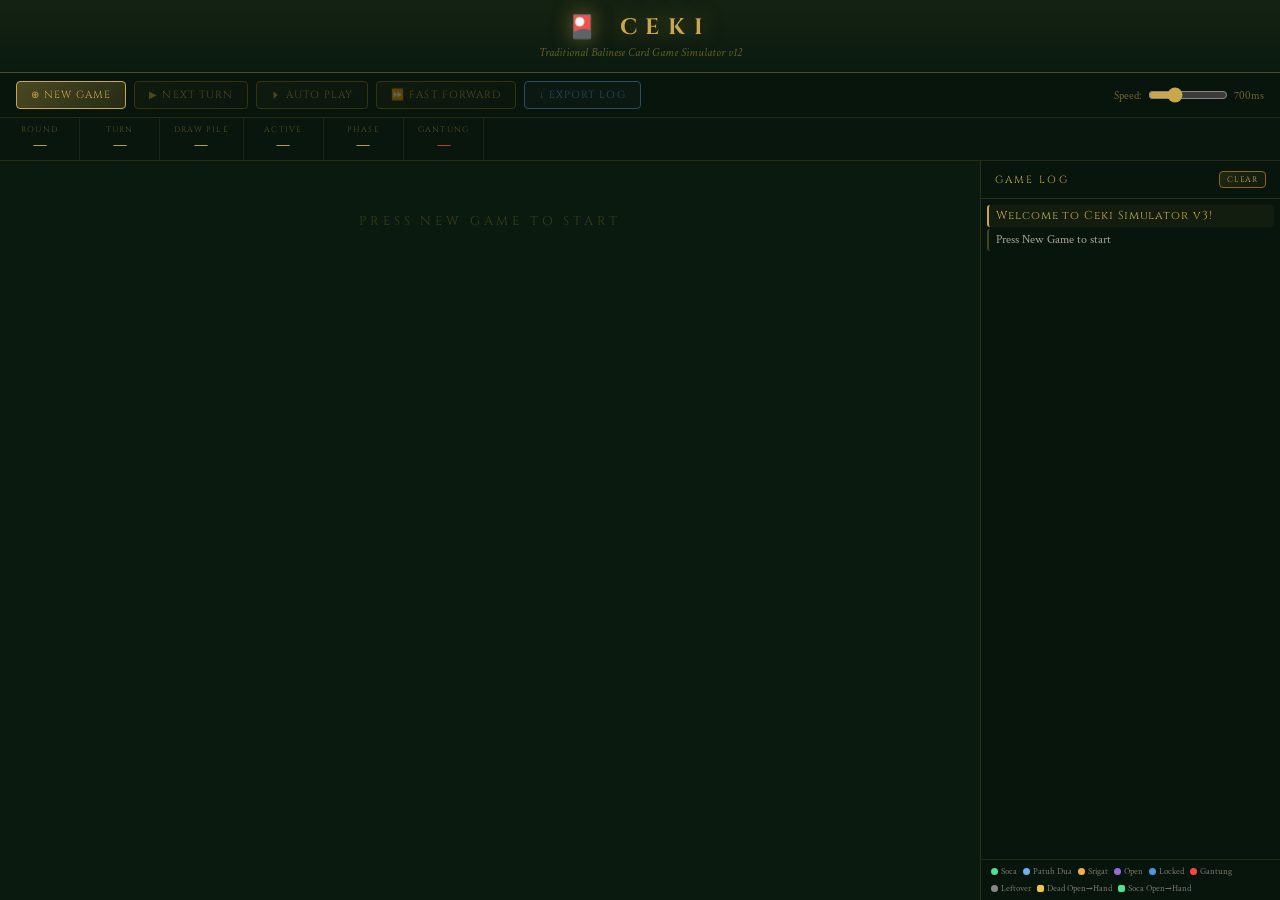
<file: ceki-simulator-v12.html>
<!DOCTYPE html>
<!--
================================================================
  CEKI Simulator v12 — Balinese Card Game
  Changelog v12:
    - aiDecide: discardHeadroom() check sebelum ambil dari Discard
    - AI tidak ugal-ugalan ambil ke Open Pile
    - Headroom < 2 → langsung skip ambil Discard
    - Honours: hanya ambil jika 2+ Honours di hand
    - Srigat candidate: validasi 3 jenis berbeda
    - Patuh Dua: headroom threshold (>=3 atau >=4)
    - Removed: delta >= 55 threshold (terlalu spekulatif)
    - Removed: sameValueSupport >= 1 bonus (terlalu mudah)
================================================================
-->

<html lang="en">
<head>
<meta charset="UTF-8">
<meta name="viewport" content="width=device-width, initial-scale=1.0">
<title>Ceki Simulator v12 — Balinese Card Game</title>
<style>
@import url('https://fonts.googleapis.com/css2?family=Cinzel:wght@400;600;800&family=Crimson+Text:ital,wght@0,400;0,600;1,400&display=swap');

:root {
  --gold: #c9a84c;
  --gold-light: #e8cc7a;
  --gold-dark: #8b6914;
  --bg: #0a1a0f;
  --bg2: #0f2318;
  --text: #fdf6e3;
  --honours-color: #e8cc7a;
  --coins-color: #f4a444;
  --strings-color: #6ab4f0;
  --myriads-color: #f07070;
  --soca-color: #50e090;
  --patuh-color: #70b0f0;
  --srigat-color: #f0b050;
  --mecari-color: #f06060;
  --mejaga-color: #a060f0;
  --gantung-color: #ff4444;
  --leftover-color: #888888;
  --open-color: #9a6ad9;
  --locked-color: #4a9ad9;
  --discard-color: #c87a3a;
}

* { margin: 0; padding: 0; box-sizing: border-box; }

body {
  background: var(--bg);
  color: var(--text);
  font-family: 'Crimson Text', serif;
  min-height: 100vh;
  display: flex;
  flex-direction: column;
}

/* ===================== HEADER ===================== */
.header {
  text-align: center;
  padding: 12px 16px;
  border-bottom: 1px solid rgba(201,168,76,0.3);
  background: linear-gradient(180deg, rgba(201,168,76,0.06) 0%, transparent 100%);
  display: flex;
  align-items: center;
  justify-content: space-between;
  flex-wrap: wrap;
  gap: 8px;
}

.header-title { flex: 1; text-align: center; }

.header h1 {
  font-family: 'Cinzel', serif;
  color: var(--gold);
  font-size: 1.4rem;
  letter-spacing: 0.4em;
  text-shadow: 0 0 20px rgba(201,168,76,0.5);
}

.header p {
  color: rgba(201,168,76,0.45);
  font-style: italic;
  font-size: 0.78rem;
  margin-top: 2px;
}

/* ===================== CONTROLS ===================== */
.controls-bar {
  padding: 8px 16px;
  display: flex;
  gap: 8px;
  flex-wrap: wrap;
  align-items: center;
  border-bottom: 1px solid rgba(201,168,76,0.15);
  background: rgba(0,0,0,0.2);
}

.btn {
  font-family: 'Cinzel', serif;
  font-size: 0.65rem;
  letter-spacing: 0.1em;
  padding: 6px 14px;
  border: 1px solid var(--gold-dark);
  background: linear-gradient(135deg, rgba(201,168,76,0.12), rgba(201,168,76,0.04));
  color: var(--gold);
  cursor: pointer;
  border-radius: 4px;
  transition: all 0.2s;
  text-transform: uppercase;
}
.btn:hover { background: linear-gradient(135deg, rgba(201,168,76,0.28), rgba(201,168,76,0.1)); border-color: var(--gold); }
.btn.primary { background: linear-gradient(135deg, rgba(201,168,76,0.35), rgba(201,168,76,0.15)); border-color: var(--gold); }
.btn:disabled { opacity: 0.35; cursor: not-allowed; }
.btn.export { border-color: var(--strings-color); color: var(--strings-color); background: rgba(106,180,240,0.08); }
.btn.export:hover { background: rgba(106,180,240,0.18); }

.speed-wrap {
  display: flex;
  align-items: center;
  gap: 6px;
  font-size: 0.7rem;
  color: rgba(201,168,76,0.55);
  margin-left: auto;
}
.speed-wrap input { width: 80px; accent-color: var(--gold); }

/* ===================== STATUS BAR ===================== */
.status-bar {
  display: flex;
  gap: 0;
  border-bottom: 1px solid rgba(201,168,76,0.15);
  background: rgba(0,0,0,0.15);
  flex-wrap: wrap;
}

.stat {
  display: flex;
  flex-direction: column;
  align-items: center;
  padding: 6px 14px;
  border-right: 1px solid rgba(201,168,76,0.1);
  min-width: 80px;
}

.stat-label {
  font-family: 'Cinzel', serif;
  font-size: 0.5rem;
  color: rgba(201,168,76,0.4);
  letter-spacing: 0.15em;
  text-transform: uppercase;
}

.stat-value {
  font-size: 0.85rem;
  color: var(--gold-light);
  font-weight: 600;
  margin-top: 1px;
}

.stat-value.gantung { color: var(--gantung-color); }

/* ===================== MAIN LAYOUT ===================== */
.main {
  display: grid;
  grid-template-columns: 1fr 300px;
  flex: 1;
  overflow: hidden;
  min-height: 0;
}

.game-area {
  overflow-y: auto;
  padding: 12px;
  display: flex;
  flex-direction: column;
  gap: 8px;
}

/* ===================== PLAYER CARD ===================== */
.player-card {
  border: 1px solid rgba(201,168,76,0.18);
  border-radius: 10px;
  overflow: hidden;
  transition: border-color 0.3s, box-shadow 0.3s;
  background: rgba(0,0,0,0.15);
}

.player-card.active    { border-color: var(--gold); box-shadow: 0 0 14px rgba(201,168,76,0.18); }
.player-card.mecari    { border-color: var(--mecari-color); box-shadow: 0 0 10px rgba(240,96,96,0.18); }
.player-card.mejaga    { border-color: var(--mejaga-color); box-shadow: 0 0 10px rgba(160,96,240,0.18); }
.player-card.winner    { border-color: var(--soca-color); box-shadow: 0 0 20px rgba(80,224,144,0.4); animation: winPulse 1s infinite; }

@keyframes winPulse {
  0%,100% { box-shadow: 0 0 20px rgba(80,224,144,0.4); }
  50%     { box-shadow: 0 0 40px rgba(80,224,144,0.8); }
}

/* Player header */
.player-header {
  display: flex;
  align-items: center;
  gap: 8px;
  padding: 6px 12px;
  background: rgba(0,0,0,0.3);
  border-bottom: 1px solid rgba(255,255,255,0.04);
}

.player-name {
  font-family: 'Cinzel', serif;
  font-size: 0.72rem;
  color: var(--gold);
  letter-spacing: 0.12em;
  flex: 1;
}

.badge {
  font-size: 0.55rem;
  padding: 2px 7px;
  border-radius: 8px;
  font-family: 'Cinzel', serif;
  letter-spacing: 0.08em;
  text-transform: uppercase;
  border: 1px solid;
}

.badge-active  { background: rgba(201,168,76,0.15);  color: var(--gold);          border-color: var(--gold-dark); }
.badge-mecari  { background: rgba(240,96,96,0.15);   color: var(--mecari-color);  border-color: var(--mecari-color); }
.badge-mejaga  { background: rgba(160,96,240,0.15);  color: var(--mejaga-color);  border-color: var(--mejaga-color); }
.badge-winner  { background: rgba(80,224,144,0.15);  color: var(--soca-color);    border-color: var(--soca-color); }
.badge-gantung { background: rgba(255,68,68,0.15);   color: var(--gantung-color); border-color: var(--gantung-color); }

.player-stats {
  font-size: 0.6rem;
  color: rgba(201,168,76,0.35);
  white-space: nowrap;
}

/* Player body */
.player-body {
  padding: 8px 10px;
  display: flex;
  flex-direction: column;
  gap: 4px;
}

/* ===================== COMBO ROWS ===================== */
.combo-section {
  display: flex;
  flex-direction: column;
  gap: 3px;
}

.combo-row {
  display: flex;
  align-items: center;
  gap: 6px;
  padding: 4px 6px;
  border-radius: 6px;
  border: 1px solid rgba(255,255,255,0.04);
  background: rgba(0,0,0,0.15);
  min-height: 62px;
}

/* Row color themes */
.combo-row.soca    { border-color: rgba(80,224,144,0.2);  background: rgba(80,224,144,0.04); }
.combo-row.patuh   { border-color: rgba(112,176,240,0.2); background: rgba(112,176,240,0.04); }
.combo-row.srigat  { border-color: rgba(240,176,80,0.2);  background: rgba(240,176,80,0.04); }
.combo-row.locked  { border-color: rgba(74,154,217,0.3);  background: rgba(74,154,217,0.06); }
.combo-row.open    { border-color: rgba(154,106,217,0.3); background: rgba(154,106,217,0.06); }
.combo-row.discard { border-color: rgba(200,122,58,0.2);  background: rgba(200,122,58,0.04); }
.combo-row.leftover{ border-color: rgba(120,120,120,0.2); background: rgba(120,120,120,0.04); }

/* Row label */
.row-label {
  writing-mode: vertical-lr;
  text-orientation: mixed;
  font-family: 'Cinzel', serif;
  font-size: 0.42rem;
  letter-spacing: 0.12em;
  text-transform: uppercase;
  padding: 2px 1px;
  min-width: 18px;
  text-align: center;
  border-radius: 3px;
  white-space: nowrap;
}

.row-label.soca    { color: var(--soca-color);    background: rgba(80,224,144,0.08); }
.row-label.patuh   { color: var(--patuh-color);   background: rgba(112,176,240,0.08); }
.row-label.srigat  { color: var(--srigat-color);  background: rgba(240,176,80,0.08); }
.row-label.locked  { color: var(--locked-color);  background: rgba(74,154,217,0.08); }
.row-label.open    { color: var(--open-color);    background: rgba(154,106,217,0.08); }
.row-label.discard { color: var(--discard-color); background: rgba(200,122,58,0.08); }
.row-label.leftover{ color: var(--leftover-color);background: rgba(120,120,120,0.08); }

/* Cards container */
.cards-wrap {
  display: flex;
  gap: 4px;
  flex-wrap: wrap;
  align-items: center;
  flex: 1;
}

/* Seeking info */
.seeking-info {
  font-size: 0.6rem;
  color: rgba(74,154,217,0.8);
  font-style: italic;
  padding: 2px 6px;
  background: rgba(74,154,217,0.08);
  border-radius: 4px;
  border: 1px solid rgba(74,154,217,0.2);
}

/* Row extra info */
.row-info {
  font-size: 0.58rem;
  color: rgba(255,255,255,0.3);
  font-style: italic;
  white-space: nowrap;
}

/* Discard count badge */
.discard-count {
  font-size: 0.58rem;
  color: rgba(200,122,58,0.6);
  padding: 2px 5px;
  border: 1px solid rgba(200,122,58,0.2);
  border-radius: 3px;
  font-family: 'Cinzel', serif;
}

/* ===================== CARDS ===================== */
.card {
  display: inline-flex;
  flex-direction: column;
  align-items: center;
  justify-content: center;
  width: 38px;
  height: 82px;
  border-radius: 5px;
  border: 1.5px solid;
  font-family: 'Cinzel', serif;
  text-align: center;
  padding: 2px;
  line-height: 1.2;
  transition: transform 0.15s;
  position: relative;
  cursor: default;
  flex-shrink: 0;
}

.card:hover { transform: translateY(-5px); z-index: 10; }

.card .cn { font-size: 0.8rem; font-weight: 700; line-height: 1; }
.card .nm { font-size: 0.36rem; line-height: 1.1; text-align: center; margin-top: 1px; }
.card .tp { font-size: 0.3rem; opacity: 0.6; margin-top: 1px; }

.card.honours { background: linear-gradient(135deg,#2a2a10,#1a1a08); border-color: var(--honours-color); color: var(--honours-color); }
.card.coins   { background: linear-gradient(135deg,#2a1a08,#1a1008); border-color: var(--coins-color);   color: var(--coins-color); }
.card.strings { background: linear-gradient(135deg,#082028,#041018); border-color: var(--strings-color); color: var(--strings-color); }
.card.myriads { background: linear-gradient(135deg,#280808,#180404); border-color: var(--myriads-color); color: var(--myriads-color); }

.card.back {
  background: linear-gradient(135deg,#1a3a28,#0f2d1b);
  border-color: rgba(74,154,217,0.5);
  color: rgba(74,154,217,0.6);
  font-size: 1.1rem;
}

/* Gantung highlight */
.card.gantung {
  outline: 2px solid var(--gantung-color);
  outline-offset: 1px;
  animation: gantungBlink 1.2s ease infinite;
}

@keyframes gantungBlink {
  0%,100% { outline-color: #ff4444; box-shadow: 0 0 5px rgba(255,68,68,0.5); }
  50%     { outline-color: #ff8888; box-shadow: 0 0 10px rgba(255,68,68,0.7); }
}

/* Dead for Soca only */
.card.dead { opacity: 0.45; filter: grayscale(60%); }

/* Card image */
.card-img {
  width: 100%;
  height: 100%;
  object-fit: cover;
  border-radius: 3px;
  display: block;
  pointer-events: none;
  opacity: 0;
  transition: opacity 0.3s ease;
}

.card-fallback {
  display: flex;
  flex-direction: column;
  align-items: center;
  justify-content: center;
  height: 100%;
  gap: 2px;
  padding: 4px;
}

.card-img-wrap {
  position: absolute;
  inset: 0;
  border-radius: 3px;
  overflow: hidden;
  display: flex;
  align-items: center;
  justify-content: center;
  background: #f5f0e8;
}

/* Overlay info saat hover */
.card-overlay {
  position: absolute;
  bottom: 0; left: 0; right: 0;
  background: linear-gradient(0deg, rgba(0,0,0,0.75) 0%, transparent 100%);
  padding: 3px 2px 2px;
  border-radius: 0 0 3px 3px;
  display: flex;
  flex-direction: column;
  align-items: center;
  opacity: 0;
  transition: opacity 0.2s;
}
.card:hover .card-overlay { opacity: 1; }

.card-overlay-name {
  font-size: 0.3rem;
  color: #fff;
  text-align: center;
  line-height: 1.1;
  font-family: 'Cinzel', serif;
  letter-spacing: 0.06em;
}

/* Dead card in open pile — can be lifted */
.card.dead-open {
  opacity: 0.55;
  filter: grayscale(40%);
  outline: 1.5px dashed rgba(255,200,50,0.6);
  outline-offset: 1px;
}

/* Open pile card */
.card.is-open { outline: 1.5px solid rgba(154,106,217,0.6); outline-offset: 1px; }

/* ===================== SIDEBAR ===================== */
.sidebar {
  border-left: 1px solid rgba(201,168,76,0.18);
  display: flex;
  flex-direction: column;
  background: rgba(0,0,0,0.18);
  min-height: 0;
}

.sidebar-header {
  padding: 10px 14px;
  border-bottom: 1px solid rgba(201,168,76,0.18);
  font-family: 'Cinzel', serif;
  font-size: 0.65rem;
  color: var(--gold);
  letter-spacing: 0.2em;
  text-transform: uppercase;
  display: flex;
  justify-content: space-between;
  align-items: center;
  flex-shrink: 0;
}

.log {
  flex: 1;
  overflow-y: auto;
  padding: 6px;
  display: flex;
  flex-direction: column;
  gap: 2px;
  font-size: 0.72rem;
  min-height: 0;
}

.log-entry {
  padding: 3px 7px;
  border-radius: 3px;
  border-left: 2px solid transparent;
  line-height: 1.4;
  animation: fadeIn 0.25s ease;
}

@keyframes fadeIn {
  from { opacity:0; transform:translateY(3px); }
  to   { opacity:1; transform:translateY(0); }
}

.log-normal  { border-color: rgba(201,168,76,0.3);  color: rgba(253,246,227,0.65); }
.log-action  { border-color: var(--strings-color);  color: var(--strings-color); background: rgba(106,180,240,0.04); }
.log-mecari  { border-color: var(--mecari-color);   color: var(--mecari-color);  background: rgba(240,96,96,0.04); }
.log-mejaga  { border-color: var(--mejaga-color);   color: var(--mejaga-color);  background: rgba(160,96,240,0.04); }
.log-gantung { border-color: var(--gantung-color);  color: #ff8866;              background: rgba(255,68,68,0.04); }
.log-ceki    { border-color: var(--soca-color);     color: var(--soca-color);    background: rgba(80,224,144,0.08); font-weight:bold; font-size:0.85rem; }
.log-round   { border-color: var(--gold);           color: var(--gold);          background: rgba(201,168,76,0.05); font-family:'Cinzel',serif; letter-spacing:0.08em; }
.log-draw    { border-color: rgba(201,168,76,0.15); color: rgba(253,246,227,0.35); font-style:italic; }

/* Legend */
.sidebar-legend {
  padding: 6px 10px;
  border-top: 1px solid rgba(201,168,76,0.15);
  display: flex;
  gap: 6px;
  flex-wrap: wrap;
  flex-shrink: 0;
}

.leg { display:flex; align-items:center; gap:3px; font-size:0.55rem; color:rgba(253,246,227,0.45); }
.leg-dot { width:7px; height:7px; border-radius:50%; flex-shrink:0; }

/* ===================== WINNER OVERLAY ===================== */
.winner-overlay {
  display: none;
  position: fixed;
  inset: 0;
  background: rgba(0,0,0,0.88);
  z-index: 100;
  align-items: center;
  justify-content: center;
  flex-direction: column;
  gap: 18px;
}
.winner-overlay.show { display: flex; }

.winner-box {
  background: linear-gradient(135deg,#1a3a28,#0f2d1b);
  border: 3px solid var(--gold);
  border-radius: 14px;
  padding: 40px 60px;
  text-align: center;
  box-shadow: 0 0 60px rgba(201,168,76,0.4);
}

.winner-ceki {
  font-family: 'Cinzel', serif;
  font-size: 3rem;
  color: var(--gold);
  letter-spacing: 0.5em;
  animation: cekiPulse 0.5s ease infinite alternate;
}

@keyframes cekiPulse {
  from { text-shadow: 0 0 20px rgba(201,168,76,0.6); }
  to   { text-shadow: 0 0 50px rgba(201,168,76,1); }
}

.winner-name   { font-family:'Cinzel',serif; font-size:1.1rem; color:var(--gold-light); margin-top:8px; letter-spacing:0.2em; }
.winner-detail { color:rgba(253,246,227,0.55); font-style:italic; margin-top:6px; font-size:0.9rem; }
.winner-reveal { margin-top:18px; display:flex; flex-direction:column; gap:10px; align-items:center; }
.winner-reveal-title { font-family:'Cinzel',serif; font-size:0.62rem; color:rgba(201,168,76,0.75); letter-spacing:0.18em; text-transform:uppercase; }
.winner-cards { display:flex; flex-wrap:wrap; gap:8px; justify-content:center; align-items:center; max-width:520px; }
.winner-card-sep { color:rgba(201,168,76,0.65); font-family:'Cinzel',serif; font-size:1rem; padding:0 2px; }
.winner-combos { margin-top:8px; max-width:560px; color:rgba(253,246,227,0.72); font-size:0.82rem; line-height:1.45; }

/* Scrollbar */
::-webkit-scrollbar { width: 3px; }
::-webkit-scrollbar-track { background: transparent; }
::-webkit-scrollbar-thumb { background: rgba(201,168,76,0.25); border-radius:2px; }

/* Draw section divider */
.section-divider {
  font-family: 'Cinzel', serif;
  font-size: 0.5rem;
  color: rgba(201,168,76,0.3);
  letter-spacing: 0.2em;
  text-transform: uppercase;
  padding: 2px 6px;
  border-top: 1px solid rgba(201,168,76,0.08);
  margin-top: 2px;
}

/* Empty state */
.empty-state {
  text-align: center;
  padding: 40px;
  color: rgba(201,168,76,0.25);
  font-family: 'Cinzel', serif;
  letter-spacing: 0.3em;
  font-size: 0.8rem;
}

@media (max-width: 768px) {
  .main { grid-template-columns: 1fr; }
  .sidebar { max-height: 220px; }
}
</style>
</head>
<body>

<div class="header">
  <div class="header-title">
    <h1>🎴 CEKI</h1>
    <p>Traditional Balinese Card Game Simulator v12</p>
  </div>
</div>

<div class="controls-bar">
  <button class="btn primary" id="btnNew" onclick="newGame()">⊕ New Game</button>
  <button class="btn" id="btnStep" onclick="stepGame()" disabled>▶ Next Turn</button>
  <button class="btn" id="btnAuto" onclick="toggleAuto()" disabled>⏵ Auto Play</button>
  <button class="btn" id="btnFast" onclick="fastForward()" disabled>⏩ Fast Forward</button>
  <button class="btn export" id="btnExport" onclick="exportLog()" disabled>↓ Export Log</button>
  <div class="speed-wrap">
    <span>Speed:</span>
    <input type="range" id="speedRange" min="150" max="2000" value="700" step="50">
    <span id="speedLabel">700ms</span>
  </div>
</div>

<div class="status-bar">
  <div class="stat"><span class="stat-label">Round</span><span class="stat-value" id="statRound">—</span></div>
  <div class="stat"><span class="stat-label">Turn</span><span class="stat-value" id="statTurn">—</span></div>
  <div class="stat"><span class="stat-label">Draw Pile</span><span class="stat-value" id="statDraw">—</span></div>
  <div class="stat"><span class="stat-label">Active</span><span class="stat-value" id="statActive">—</span></div>
  <div class="stat"><span class="stat-label">Phase</span><span class="stat-value" id="statPhase">—</span></div>
  <div class="stat"><span class="stat-label">Gantung</span><span class="stat-value gantung" id="statGantung">—</span></div>
</div>

<div class="main">
  <div class="game-area" id="gameArea">
    <div class="empty-state">PRESS NEW GAME TO START</div>
  </div>

  <div class="sidebar">
    <div class="sidebar-header">
      <span>Game Log</span>
      <button class="btn" style="padding:2px 7px;font-size:0.5rem;" onclick="clearLog()">Clear</button>
    </div>
    <div class="log" id="gameLog"></div>
    <div class="sidebar-legend">
      <div class="leg"><div class="leg-dot" style="background:var(--soca-color)"></div>Soca</div>
      <div class="leg"><div class="leg-dot" style="background:var(--patuh-color)"></div>Patuh Dua</div>
      <div class="leg"><div class="leg-dot" style="background:var(--srigat-color)"></div>Srigat</div>
      <div class="leg"><div class="leg-dot" style="background:var(--open-color)"></div>Open</div>
      <div class="leg"><div class="leg-dot" style="background:var(--locked-color)"></div>Locked</div>
      <div class="leg"><div class="leg-dot" style="background:var(--gantung-color)"></div>Gantung</div>
      <div class="leg"><div class="leg-dot" style="background:var(--leftover-color)"></div>Leftover</div>
      <div class="leg"><div class="leg-dot" style="background:#f0c840;border-radius:2px;"></div>Dead Open→Hand</div>
      <div class="leg"><div class="leg-dot" style="background:var(--soca-color);border-radius:2px;"></div>Soca Open→Hand</div>
    </div>
  </div>
</div>

<div class="winner-overlay" id="winnerOverlay">
  <div class="winner-box">
    <div class="winner-ceki">CEKI!</div>
    <div class="winner-name" id="winnerName"></div>
    <div class="winner-detail" id="winnerDetail"></div>
    <div class="winner-reveal">
      <div class="winner-reveal-title">Locked Pile + Winning Card</div>
      <div class="winner-cards" id="winnerCards"></div>
      <div class="winner-combos" id="winnerCombos"></div>
    </div>
  </div>
  <div class="winner-actions" style="display:flex;gap:10px;align-items:center;justify-content:center;flex-wrap:wrap;">
    <button class="btn" onclick="closeWinnerOverlay()">✕ Close</button>
    <button class="btn primary" onclick="newGame()">⊕ New Game</button>
  </div>
</div>

<script>
// ================================================================
// CARD DATA
// ================================================================
const CARDS_DEF = [
  { id:'WR',  name:'Wong Raja',  type:'honours', value:0 },
  { id:'CN',  name:'Cina',       type:'honours', value:0 },
  { id:'KN',  name:'Kunci',      type:'honours', value:0 },
  { id:'LK',  name:'Likas',      type:'coins',   value:1 },
  { id:'JD',  name:'Jebug Dua',  type:'coins',   value:2 },
  { id:'JT',  name:'Jebug Telu', type:'coins',   value:3 },
  { id:'PY',  name:'Piyag',      type:'coins',   value:4 },
  { id:'PA',  name:'Pau',        type:'coins',   value:5 },
  { id:'PN',  name:'Pis Nem',    type:'coins',   value:6 },
  { id:'PT',  name:'Pis Tu',     type:'coins',   value:7 },
  { id:'PTS', name:'Pis Tus',    type:'coins',   value:8 },
  { id:'SG',  name:'Sanga',      type:'coins',   value:9 },
  { id:'LJ',  name:'Lojor',      type:'strings', value:1 },
  { id:'SK',  name:'Sengkek',    type:'strings', value:2 },
  { id:'GN',  name:'Gunung',     type:'strings', value:3 },
  { id:'BB',  name:'Bebed',      type:'strings', value:4 },
  { id:'PL',  name:'Palu',       type:'strings', value:5 },
  { id:'KL',  name:'Klenteng',   type:'strings', value:6 },
  { id:'RY',  name:'Rinying',    type:'strings', value:7 },
  { id:'UL',  name:'Ulu',        type:'strings', value:8 },
  { id:'BS',  name:'Besar',      type:'strings', value:9 },
  { id:'CK',  name:'Cakra',       type:'myriads', value:1 },
  { id:'PK',  name:'Pelik',      type:'myriads', value:2 },
  { id:'CL',  name:'Caling',     type:'myriads', value:3 },
  { id:'KB',  name:'Kobong',     type:'myriads', value:4 },
  { id:'BK',  name:'Bongkar',    type:'myriads', value:5 },
  { id:'BR',  name:'Burat',      type:'myriads', value:6 },
  { id:'RG',  name:'Ringgit',    type:'myriads', value:7 },
  { id:'MN',  name:'Manak',      type:'myriads', value:8 },
  { id:'SM',  name:'Semi',       type:'myriads', value:9 },
];


// ================================================================
// CARD IMAGES — GitHub Pages
// ================================================================
const CARD_IMAGES = {
  'WR': 'https://nananomad.github.io/ceki-bali/images/honours-1.jpeg',
  'CN': 'https://nananomad.github.io/ceki-bali/images/honours-2.jpeg',
  'KN': 'https://nananomad.github.io/ceki-bali/images/honours-3.jpeg',
  'LK': 'https://nananomad.github.io/ceki-bali/images/coins-1.jpeg',
  'JD': 'https://nananomad.github.io/ceki-bali/images/coins-2.jpeg',
  'JT': 'https://nananomad.github.io/ceki-bali/images/coins-3.jpeg',
  'PY': 'https://nananomad.github.io/ceki-bali/images/coins-4.jpeg',
  'PA': 'https://nananomad.github.io/ceki-bali/images/coins-5.jpeg',
  'PN': 'https://nananomad.github.io/ceki-bali/images/coins-6.jpeg',
  'PT': 'https://nananomad.github.io/ceki-bali/images/coins-7.jpeg',
  'PTS': 'https://nananomad.github.io/ceki-bali/images/coins-8.jpeg',
  'SG': 'https://nananomad.github.io/ceki-bali/images/coins-9.jpeg',
  'LJ': 'https://nananomad.github.io/ceki-bali/images/strings-1.jpeg',
  'SK': 'https://nananomad.github.io/ceki-bali/images/strings-2.jpeg',
  'GN': 'https://nananomad.github.io/ceki-bali/images/strings-3.jpeg',
  'BB': 'https://nananomad.github.io/ceki-bali/images/strings-4.jpeg',
  'PL': 'https://nananomad.github.io/ceki-bali/images/strings-5.jpeg',
  'KL': 'https://nananomad.github.io/ceki-bali/images/strings-6.jpeg',
  'RY': 'https://nananomad.github.io/ceki-bali/images/strings-7.jpeg',
  'UL': 'https://nananomad.github.io/ceki-bali/images/strings-8.jpeg',
  'BS': 'https://nananomad.github.io/ceki-bali/images/strings-9.jpeg',
  'CK': 'https://nananomad.github.io/ceki-bali/images/myriads-1.jpeg',
  'PK': 'https://nananomad.github.io/ceki-bali/images/myriads-2.jpeg',
  'CL': 'https://nananomad.github.io/ceki-bali/images/myriads-3.jpeg',
  'KB': 'https://nananomad.github.io/ceki-bali/images/myriads-4.jpeg',
  'BK': 'https://nananomad.github.io/ceki-bali/images/myriads-5.jpeg',
  'BR': 'https://nananomad.github.io/ceki-bali/images/myriads-6.jpeg',
  'RG': 'https://nananomad.github.io/ceki-bali/images/myriads-7.jpeg',
  'MN': 'https://nananomad.github.io/ceki-bali/images/myriads-8.jpeg',
  'SM': 'https://nananomad.github.io/ceki-bali/images/myriads-9.jpeg',
};

// ================================================================
// GAME STATE
// ================================================================
let G = null;
let autoTimer = null;
let isAutoPlaying = false;
let fullLog = []; // For export

function buildDeck() {
  let deck = [];
  for (let c of CARDS_DEF)
    for (let i = 0; i < 4; i++) deck.push({...c, uid: c.id+'_'+i});
  return deck;
}

function riffleShuffle(deck) {
  let d = [...deck];
  for (let r = 0; r < 8; r++) {
    const mid = Math.floor(d.length/2) + Math.floor(Math.random()*6) - 3;
    const left = d.slice(0, mid), right = d.slice(mid);
    let result = [], i = 0, j = 0;
    while (i < left.length || j < right.length) {
      const prob = (left.length-i) / ((left.length-i)+(right.length-j)+0.001);
      if (j >= right.length || (i < left.length && Math.random() < prob+0.1)) {
        const drop = Math.min(Math.floor(Math.random()*3)+1, left.length-i);
        for (let k=0;k<drop;k++) result.push(left[i++]);
      } else {
        const drop = Math.min(Math.floor(Math.random()*3)+1, right.length-j);
        for (let k=0;k<drop;k++) result.push(right[j++]);
      }
    }
    d = result;
  }
  return d;
}

// ================================================================
// COMBINATION ENGINE
// ================================================================
function findBestCombo(cards) {
  const comboWeight = { soca:100, patuh:50, srigat:20 };

  if (!cards?.length) {
    return {
      combos: [],
      leftover: [],
      score: 0,
      socaCount: 0,
      patuhCount: 0,
      srigatCount: 0,
    };
  }

  const indexed = cards.map((card, index) => ({ ...card, _idx:index }));
  const combos = [];
  const seenMasks = new Set();

  function addCombo(type, selectedCards) {
    const sorted = [...selectedCards].sort((a,b)=>a._idx-b._idx);
    const mask = sorted.reduce((m,c)=>m | (1 << c._idx), 0);
    if (seenMasks.has(mask)) return;
    seenMasks.add(mask);
    combos.push({
      type,
      mask,
      cards: sorted.map(c => ({ ...c })),
    });
  }

  const byId = {};
  const byValue = {};
  for (const card of indexed) {
    if (!byId[card.id]) byId[card.id] = [];
    byId[card.id].push(card);

    const valueKey = `${card.type}:${card.value}`;
    if (!byValue[valueKey]) byValue[valueKey] = [];
    byValue[valueKey].push(card);
  }

  function chooseK(arr, k, start = 0, picked = [], out = []) {
    if (picked.length === k) {
      out.push([...picked]);
      return out;
    }
    for (let i = start; i <= arr.length - (k - picked.length); i++) {
      picked.push(arr[i]);
      chooseK(arr, k, i + 1, picked, out);
      picked.pop();
    }
    return out;
  }

  // Soca: 3 kartu identik
  for (const arr of Object.values(byId)) {
    if (arr.length >= 3) {
      for (const selected of chooseK(arr, 3)) addCombo('soca', selected);
    }
  }

  // Honours Srigat: WR + CK + KN
  const honoursIds = ['WR','CN','KN'];
  const honoursSets = honoursIds.map(id => byId[id] || []);
  if (honoursSets.every(set => set.length > 0)) {
    for (const wr of honoursSets[0]) {
      for (const ck of honoursSets[1]) {
        for (const kn of honoursSets[2]) {
          addCombo('srigat', [wr, ck, kn]);
        }
      }
    }
  }

  // Honours Patuh: dua honours identik + satu honours lain
  const honourCards = indexed.filter(c => c.type === 'honours');
  for (const arr of Object.values(byId)) {
    if (arr[0]?.type !== 'honours' || arr.length < 2) continue;
    const others = honourCards.filter(c => c.id !== arr[0].id);
    if (!others.length) continue;
    for (const pair of chooseK(arr, 2)) {
      for (const other of others) addCombo('patuh', [...pair, other]);
    }
  }

  // Srigat by value: tiga suit berbeda, value sama (non-honours)
  const numericValues = [...new Set(indexed.filter(c => c.type !== 'honours').map(c => c.value))];
  for (const value of numericValues) {
    const suitBuckets = {
      coins: indexed.filter(c => c.type === 'coins' && c.value === value),
      strings: indexed.filter(c => c.type === 'strings' && c.value === value),
      myriads: indexed.filter(c => c.type === 'myriads' && c.value === value),
    };
    if (suitBuckets.coins.length && suitBuckets.strings.length && suitBuckets.myriads.length) {
      for (const c1 of suitBuckets.coins) {
        for (const c2 of suitBuckets.strings) {
          for (const c3 of suitBuckets.myriads) {
            addCombo('srigat', [c1, c2, c3]);
          }
        }
      }
    }
  }

  // Patuh by value: dua kartu identik + satu kartu lain dengan value sama (non-honours)
  for (const arr of Object.values(byId)) {
    if (arr[0]?.type === 'honours' || arr.length < 2) continue;
    const value = arr[0].value;
    const others = indexed.filter(c => c.type !== 'honours' && c.value === value && c.id !== arr[0].id);
    if (!others.length) continue;
    for (const pair of chooseK(arr, 2)) {
      for (const other of others) addCombo('patuh', [...pair, other]);
    }
  }

  function evaluate(mask) {
    let leftoverCount = 0;
    const leftover = [];
    for (let i = 0; i < indexed.length; i++) {
      if ((mask & (1 << i)) === 0) {
        leftoverCount++;
        leftover.push(cards[i]);
      }
    }

    return {
      mask,
      combos: [],
      leftover,
      leftoverCount,
      socaCount: 0,
      patuhCount: 0,
      srigatCount: 0,
      score: -leftoverCount * 10,
    };
  }

  function betterThan(a, b) {
    if (!b) return true;
    if (a.score !== b.score) return a.score > b.score;
    if (a.leftoverCount !== b.leftoverCount) return a.leftoverCount < b.leftoverCount;
    if (a.socaCount !== b.socaCount) return a.socaCount > b.socaCount;
    if (a.patuhCount !== b.patuhCount) return a.patuhCount > b.patuhCount;
    if (a.srigatCount !== b.srigatCount) return a.srigatCount > b.srigatCount;

    const aTypes = a.combos.map(c=>c.type).join('|');
    const bTypes = b.combos.map(c=>c.type).join('|');
    if (aTypes !== bTypes) return aTypes > bTypes;

    const aSig = a.leftover.map(c=>c.uid || c.id).join('|');
    const bSig = b.leftover.map(c=>c.uid || c.id).join('|');
    return aSig < bSig;
  }

  const memo = new Map();
  function dfs(mask) {
    if (memo.has(mask)) return memo.get(mask);

    let best = evaluate(mask);

    for (const combo of combos) {
      if ((mask & combo.mask) !== 0) continue;
      const next = dfs(mask | combo.mask);
      const candidate = {
        ...next,
        combos: [
          { type: combo.type, cards: combo.cards.map(c => ({ ...cards[c._idx] })) },
          ...next.combos,
        ],
        score: next.score + comboWeight[combo.type],
        socaCount: next.socaCount + (combo.type === 'soca' ? 1 : 0),
        patuhCount: next.patuhCount + (combo.type === 'patuh' ? 1 : 0),
        srigatCount: next.srigatCount + (combo.type === 'srigat' ? 1 : 0),
      };

      if (betterThan(candidate, best)) best = candidate;
    }

    memo.set(mask, best);
    return best;
  }

  const best = dfs(0);
  best.combos = [...best.combos].sort((a, b) => comboWeight[b.type] - comboWeight[a.type]);
  return best;
}

function checkPhase(player) {
  const allCards = [...player.hand, ...player.openPile];
  const result = findBestCombo(allCards);
  const { socaCount, leftover } = result;

  if (leftover.length !== 2) return null;
  const [c1, c2] = leftover;

  // MEJAGA: 2+ Soca, leftover 2 cards same id OR same value (non-honours)
  if (socaCount >= 2) {
    const sameId  = c1.id === c2.id;
    const sameVal = c1.type !== 'honours' && c2.type !== 'honours' && c1.value === c2.value;
    if (sameId || sameVal)
      return { phase:'mejaga', lockedCards:leftover, combos:result.combos };
  }

  // MECARI: 1+ Soca, leftover 2 identical cards (same id)
  if (socaCount >= 1 && c1.id === c2.id)
    return { phase:'mecari', lockedCards:leftover, combos:result.combos };

  return null;
}

function resolveWinningSpec(player) {
  if (!player || !player.phase || player.phase === 'none') return null;
  if (!Array.isArray(player.lockedCards) || player.lockedCards.length !== 2) return null;

  const [c1, c2] = player.lockedCards;
  if (!c1 || !c2) return null;

  const sameId = c1.id === c2.id;
  const sameNonHonourValue = c1.type !== 'honours' && c2.type !== 'honours' && c1.value === c2.value;

  if (player.phase === 'mecari') {
    if (!sameId) return null;
    return {
      mode: 'same-id',
      id: c1.id,
      label: c1.name,
      description: `Need identical card: ${c1.name}`
    };
  }

  if (player.phase === 'mejaga') {
    if (sameId) {
      return {
        mode: 'same-id',
        id: c1.id,
        label: c1.name,
        description: `Need identical card: ${c1.name}`
      };
    }

    if (sameNonHonourValue) {
      return {
        mode: 'same-value-non-honours',
        value: c1.value,
        label: `Value ${c1.value}`,
        description: `Need non-honours value ${c1.value}`
      };
    }

    return null;
  }

  return null;
}

function checkWin(card, player) {
  const spec = resolveWinningSpec(player);
  if (!spec || !card) return false;

  if (spec.mode === 'same-id') {
    return card.id === spec.id;
  }

  if (spec.mode === 'same-value-non-honours') {
    return card.type !== 'honours' && card.value === spec.value;
  }

  return false;
}

// ================================================================
// GANTUNG / PUBLIC INFORMATION
// ================================================================
function countPublicIdentical(cardId) {
  if (!G) return 0;
  return G.players.reduce((n, p) => {
    const discardCount = p.discardPile.filter(c => c.id === cardId).length;
    const openCount = p.openPile.filter(c => c.id === cardId).length;
    return n + discardCount + openCount;
  }, 0);
}

function isDeadForSoca(card) {
  return countPublicIdentical(card.id) >= 3;
}

function getCardPotential(card, player) {
  const sameIdPrivate = player.hand.filter(c => c.id === card.id && c.uid !== card.uid).length;
  const sameValueCards = [...player.hand, ...player.openPile].filter(c =>
    c.uid !== card.uid &&
    c.type !== 'honours' &&
    card.type !== 'honours' &&
    c.value === card.value
  ).length;

  return {
    deadForSoca: isDeadForSoca(card),
    usefulForPatuh: sameIdPrivate > 0 || sameValueCards > 0,
    usefulForSrigat: sameValueCards > 0
  };
}

function isCardGantung(card, playerIdx) {
  if (!G) return false;
  return G.players[(playerIdx+1)%5].openPile.some(c=>c.id===card.id);
}

function getGantungIds(playerIdx) {
  if (!G) return new Set();
  return new Set(G.players[(playerIdx+1)%5].openPile.map(c=>c.id));
}

function canDiscard(card, playerIdx, enteringPhase=false) {
  // Exception 1: entering MECARI/MEJAGA — can discard anything
  if (enteringPhase) return true;
  // Exception 2: Player already in MECARI/MEJAGA — no GANTUNG restriction
  if (G && G.players[playerIdx] && G.players[playerIdx].phase !== 'none') return true;
  // Exception 3: Kartu Mati — can discard even if gantung
  if (isDeadForSoca(card)) return true;
  // Normal rule: cannot discard if gantung
  return !isCardGantung(card, playerIdx);
}

// ================================================================
// AI
// ================================================================
// ── SRIGAT-TRIGGERS-PHASE DETECTOR ──
// Cek apakah kartu X jika ditambahkan ke hand bisa:
// 1. Melengkapi Srigat (dengan 2 kartu loose/patuh ekor)
// 2. Yang membebaskan pasangan identik dari Patuh Dua
// 3. Sehingga pasangan identik itu jadi Locked → MECARI/MEJAGA
//
// Ini strategi tingkat tinggi: reorganisasi Patuh→Srigat untuk buka MECARI
function wouldSrigatTriggerPhase(player, candidateCard) {
  if (!candidateCard || candidateCard.type === 'honours') return false;

  const allCards = [...player.hand, ...player.openPile, candidateCard];
  if (allCards.length !== 12) return false; // belum discard

  // Simulasikan setiap kemungkinan discard dari hand
  // Cek apakah setelah discard, terbentuk MECARI/MEJAGA
  for (const discardCandidate of player.hand) {
    if (!canDiscard(discardCandidate, player.id, false)) continue;
    const simCards = allCards.filter(c => c.uid !== discardCandidate.uid);
    if (simCards.length === 11 && wouldEnterPhase(simCards)) {
      // Verifikasi bahwa candidateCard berkontribusi pada Srigat
      const resultWith = findBestCombo(simCards);
      const resultWithout = findBestCombo(simCards.filter(c => c.uid !== candidateCard.uid));
      // Jika srigatCount bertambah setelah kandidat masuk → dia yang trigger
      if ((resultWith.srigatCount || 0) > (resultWithout.srigatCount || 0)) {
        return true;
      }
    }
  }
  return false;
}

function wouldEnterPhase(cards) {
  if (cards.length !== 11) return false;
  const result = findBestCombo(cards);
  if (result.leftover.length !== 2) return false;
  const [c1,c2] = result.leftover;
  if (result.socaCount >= 2) {
    if (c1.id===c2.id) return true;
    if (c1.type!=='honours' && c2.type!=='honours' && c1.value===c2.value) return true;
  }
  if (result.socaCount >= 1 && c1.id===c2.id) return true;
  return false;
}

function getComboUidsFromResult(result) {
  const uids = new Set();
  result.combos.forEach(combo => combo.cards.forEach(c => uids.add(c.uid)));
  return uids;
}

function getProtectedHandUids(player, handCards) {
  const protectedUids = new Set();
  const openById = {};
  player.openPile.forEach(c => {
    if (!openById[c.id]) openById[c.id] = [];
    openById[c.id].push(c);
  });

  handCards.forEach(card => {
    const sameInHand = handCards.filter(c => c.id === card.id).length;
    const sameInOpen = (openById[card.id] || []).length;

    // Protect if this hand card is strongly tied to an open-pile Soca route
    if ((sameInOpen >= 1 && sameInHand >= 2) || (sameInOpen >= 2 && sameInHand >= 1)) {
      protectedUids.add(card.uid);
    }
  });

  return protectedUids;
}

function evaluateCombinedShape(cards) {
  const result = findBestCombo(cards);
  let score = result.score;
  score += result.socaCount * 32;
  score += (result.patuhCount || 0) * 16;
  score += (result.srigatCount || 0) * 10;
  score -= result.leftover.length * 14;

  if (cards.length === 11 && wouldEnterPhase(cards)) score += 420;

  return { result, score };
}

function countSameId(cards, card) {
  return cards.filter(c => c.id === card.id && c.uid !== card.uid).length;
}

function countSameValueNonHonours(cards, card) {
  if (card.type === 'honours') return 0;
  return cards.filter(c =>
    c.uid !== card.uid &&
    c.type !== 'honours' &&
    c.value === card.value
  ).length;
}

// ── W19 FIX: Soca Opportunity dari Open Pile ──
// Cek apakah setelah membuang kartu X, openPile card bisa membentuk Soca
// dengan 2 kartu identik yang tersisa di hand
// Ini memungkinkan AI "memecah" Patuh/Srigat demi peluang Soca yang lebih baik
function scoreSocaOpportunityFromOpen(simulatedHandCards, openPile) {
  let bonus = 0;
  for (const openCard of openPile) {
    const sameInSimHand = simulatedHandCards.filter(c => c.id === openCard.id).length;
    if (sameInSimHand >= 2) {
      // Setelah discard, openCard bisa form Soca dengan 2 di hand
      bonus += 350; // bonus besar — Soca adalah target utama
    } else if (sameInSimHand === 1) {
      // Satu langkah lagi dari Soca — ada 1 di hand + 1 di open
      bonus += 60;
    }
  }
  return bonus;
}

function evaluateDiscardCandidate(card, player, handCards, openPile, enteringPhase=false) {
  const pidx = player.id;
  if (!canDiscard(card, pidx, enteringPhase)) {
    return { total: -Infinity, candidate: card, simulatedCards: [], shape: null };
  }

  const combinedBefore = [...handCards, ...openPile];
  const protectedUids = getProtectedHandUids(player, handCards);
  const simulatedCards = [...combinedBefore].filter(c => c.uid !== card.uid);
  const simulatedHandOnly = handCards.filter(c => c.uid !== card.uid);
  const shape = evaluateCombinedShape(simulatedCards);
  let total = shape.score;

  const comboUids = getComboUidsFromResult(shape.result);
  const sameIdPrivate = countSameId(handCards, card);
  const sameValuePartners = countSameValueNonHonours(simulatedCards, card);

  // Strong bonus if discarding this card enters phase
  if (simulatedCards.length === 11 && wouldEnterPhase(simulatedCards)) total += 700;

  // W19 FIX: bonus jika discard membuka peluang Soca dari openPile
  const socaOpenBonus = scoreSocaOpportunityFromOpen(simulatedHandOnly, openPile);
  total += socaOpenBonus;

  // SRIGAT→PHASE FIX: bonus besar jika discard ini memungkinkan Srigat trigger MECARI
  // Mendorong AI rela pecah Patuh Dua demi masuk fase
  if (simulatedCards.length === 11) {
    const simResult = findBestCombo(simulatedCards);
    const simWithoutCandidate = simulatedCards.filter(c => c.uid !== card.uid);
    const simResultWithout = simWithoutCandidate.length > 0 ? findBestCombo(simWithoutCandidate) : null;
    const srigatAdded = simResultWithout
      ? (simResult.srigatCount || 0) > (simResultWithout.srigatCount || 0)
      : false;
    if (srigatAdded && wouldEnterPhase(simulatedCards)) {
      total += 600; // Srigat yang trigger fase = sangat berharga
    }
  }

  // Keep cards that are strategically anchored
  if (protectedUids.has(card.uid)) total -= 180;
  if (comboUids.has(card.uid)) total -= 120;

  // Dead for Soca is only a mild discard preference
  if (isDeadForSoca(card)) total += 22;

  // Preserve same-id and same-value structure where possible
  if (sameIdPrivate > 0) total -= 75;
  if (sameIdPrivate >= 2) total -= 35;
  if (sameValuePartners > 0) total -= 46;
  if (sameValuePartners >= 2) total -= 18;

  // Honour singles are usually easier to release
  if (card.type === 'honours') {
    total += sameIdPrivate === 0 ? 26 : 6;
  }

  // Slight preference to release isolated leftovers
  const inCurrentBestCombo = getComboUidsFromResult(findBestCombo(combinedBefore)).has(card.uid);
  if (!inCurrentBestCombo) total += 18;

  return { total, candidate: card, simulatedCards, shape };
}

function pickBestDiscardEvaluation(player, handCards, openPile, enteringPhase=false) {
  const evaluations = handCards.map(card =>
    evaluateDiscardCandidate(card, player, handCards, openPile, enteringPhase)
  ).filter(e => Number.isFinite(e.total));

  if (!evaluations.length) return null;

  evaluations.sort((a, b) => {
    if (a.total !== b.total) return b.total - a.total;

    // Tie-break: prefer discarding weaker support cards
    const aSameId = countSameId(handCards, a.candidate);
    const bSameId = countSameId(handCards, b.candidate);
    if (aSameId !== bSameId) return aSameId - bSameId;

    const aSameVal = countSameValueNonHonours([...handCards, ...openPile], a.candidate);
    const bSameVal = countSameValueNonHonours([...handCards, ...openPile], b.candidate);
    if (aSameVal !== bSameVal) return aSameVal - bSameVal;

    return a.candidate.name.localeCompare(b.candidate.name);
  });

  return evaluations[0];
}

function aiDecide(player, topDiscard) {
  if (!topDiscard) return { takeDiscard:false, reason:'no-discard' };
  if (player.phase !== 'none') return { takeDiscard:false, reason:'already-in-phase' };

  // ================================================================
  // PRINSIP DASAR:
  // Mengambil dari Discard → kartu masuk Open Pile (TIDAK BISA DIBUANG)
  // → Mengurangi fleksibilitas hand secara permanen
  // → Harus bijak: manfaat harus JELAS, biaya harus TERKENDALI
  // ================================================================

  const handCards = [...player.hand];
  const handCount = handCards.filter(c => c.id === topDiscard.id).length;
  const openCount  = player.openPile.filter(c => c.id === topDiscard.id).length;
  const sameIdSupport    = countSameId(handCards, topDiscard);
  const sameValueSupport = countSameValueNonHonours(handCards, topDiscard);

  // ── STEP 1: GANTUNG SAFETY CHECK ──
  // Sebelum apapun, hitung berapa kartu di Hand yang bisa dibuang
  // setelah take (HANYA dari Hand, bukan OpenPile).
  // Kartu yang boleh dibuang: tidak GANTUNG, bukan bagian Soca/Patuh inti.
  function discardHeadroom() {
    const currentResult = findBestCombo([...handCards, ...player.openPile]);

    // Kartu yang merupakan inti Soca (3 identik) — jangan dikorbankan
    const socaUids = new Set();
    for (const combo of currentResult.combos) {
      if (combo.type === 'soca') combo.cards.forEach(c => socaUids.add(c.uid));
    }

    // Hitung kartu Hand yang bisa dibuang tanpa mengorbankan Soca
    let safe = 0;
    for (const c of handCards) {
      if (socaUids.has(c.uid)) continue;          // bagian Soca → jangan buang
      if (!canDiscard(c, player.id, false)) continue; // GANTUNG
      safe++;
    }
    return safe;
  }

  const headroom = discardHeadroom();

  // Jika kurang dari 2 pilihan buang yang aman → JANGAN AMBIL apapun
  // (mengambil akan membuat hand semakin terkunci)
  if (headroom < 2) {
    return { takeDiscard:false, reason:'insufficient-headroom', headroom };
  }

  // ── STEP 2: SOCA FORMATION — Prioritas Tertinggi ──

  // Sudah punya Soca lengkap via openPile → skip
  const alreadyHasSocaWithOpen = player.openPile.some(op =>
    op.id === topDiscard.id &&
    handCards.filter(c => c.id === op.id).length >= 2
  );
  if (alreadyHasSocaWithOpen) {
    return { takeDiscard:false, reason:'soca-already-complete' };
  }

  // Hand x2 + topDiscard → Soca Formation (ambil → openPile → lock)
  // Ini SELALU worth it: manfaat maksimal (Soca)
  if (handCount >= 2) {
    return { takeDiscard:true, reason:'soca-formation-trigger' };
  }

  // Hand x1 + OpenPile x1 + topDiscard → Soca Formation
  if (handCount >= 1 && openCount >= 1) {
    return { takeDiscard:true, reason:'soca-formation-three-source' };
  }

  // ── STEP 3: SRIGAT → PHASE TRIGGER ──
  // Strategi tinggi: reorganisasi hand → trigger MECARI/MEJAGA
  if (wouldSrigatTriggerPhase(player, topDiscard)) {
    return { takeDiscard:true, reason:'srigat-triggers-phase' };
  }

  // ── STEP 4: PHASE ENTRY LANGSUNG ──
  // Jika mengambil topDiscard + buang 1 kartu → langsung MECARI/MEJAGA
  for (const discardCandidate of handCards) {
    if (!canDiscard(discardCandidate, player.id, false)) continue;
    const simHand = handCards.filter(c => c.uid !== discardCandidate.uid);
    const simAll  = [...simHand, ...player.openPile, topDiscard];
    if (simAll.length === 11 && wouldEnterPhase(simAll)) {
      // Pastikan headroom masih cukup setelah take
      if (headroom >= 2) {
        return { takeDiscard:true, reason:'phase-entry-direct' };
      }
    }
  }

  // ── STEP 5: MANFAAT JELAS — Patuh Dua Murni ──
  // topDiscard identik dengan TEPAT 1 kartu di Hand
  // → Membentuk pasangan identik (kandidat Patuh Dua / Soca berikutnya)
  // Syarat: headroom masih >= 3 (ambil mengurangi fleksibilitas)
  if (sameIdSupport === 1 && headroom >= 3) {
    // Bonus: jika juga punya 1 angka sama → bisa jadi Patuh Dua lengkap
    if (sameValueSupport >= 1) {
      return { takeDiscard:true, reason:'patuh-dua-candidate-strong' };
    }
    // Patuh Dua murni (hanya 1 identik) → ambil HANYA jika headroom aman
    if (headroom >= 4) {
      return { takeDiscard:true, reason:'patuh-dua-candidate' };
    }
  }

  // ── STEP 6: SRIGAT MURNI ──
  // topDiscard angka sama dengan >= 2 kartu di Hand (beda jenis)
  // → Membentuk Srigat (3 angka sama, 3 jenis berbeda)
  // Manusia ambil ini jika kombinasi sudah kuat
  if (sameValueSupport >= 2 && headroom >= 3) {
    // Pastikan ketiga kartu beda jenis (syarat Srigat)
    const sameValInHand = handCards.filter(c =>
      c.type !== 'honours' &&
      c.value === topDiscard.value &&
      c.type !== topDiscard.type
    );
    const allTypes = new Set([topDiscard.type, ...sameValInHand.map(c => c.type)]);
    if (allTypes.size >= 3) {
      return { takeDiscard:true, reason:'srigat-candidate' };
    }
  }

  // ── STEP 7: Honours khusus ──
  // Honours hanya diambil jika sudah punya 2+ Honours di hand
  // (untuk Soca Honours atau Patuh Honours)
  if (topDiscard.type === 'honours') {
    const honoursInHand = handCards.filter(c => c.type === 'honours').length;
    if (honoursInHand >= 2 && headroom >= 3) {
      return { takeDiscard:true, reason:'honours-set-complete' };
    }
    // Kurang dari 2 Honours → honours terlalu spekulatif, skip
    return { takeDiscard:false, reason:'honours-insufficient-support' };
  }

  // ── DEFAULT: Jangan ambil ──
  // Jika tidak ada manfaat yang jelas dan terukur → draw dari Deck
  // Lebih baik dapat kartu random dari Deck daripada memblokir hand
  return { takeDiscard:false, reason:'draw-preferred' };
}

function aiChooseDiscard(player, enteringPhase=false, excludeUid=null) {
  const handCards = player.hand.filter(c => c.uid !== excludeUid);
  if (!handCards.length) return null;

  const evaluation = pickBestDiscardEvaluation(player, handCards, player.openPile, enteringPhase);
  if (evaluation) return evaluation.candidate;

  // Fallback: first legal discard, else first card
  return handCards.find(c => canDiscard(c, player.id, enteringPhase)) || handCards[0];
}

// ================================================================
// GAME LOGIC
// ================================================================
function newGame() {
  stopAuto();
  document.getElementById('winnerOverlay').classList.remove('show');
  fullLog = [];

  let deck = riffleShuffle(buildDeck());
  const players = Array.from({length:5},(_,i)=>({
    id:i, name:'Player '+(i+1),
    hand:[], openPile:[], discardPile:[],
    phase:'none', lockedCards:[], combos:[],
  }));

  const dealOrder = [0,4,3,2,1];
  let idx = 0;
  for (let r=0;r<11;r++) for (let pi of dealOrder) players[pi].hand.push(deck[idx++]);

  G = { players, drawPile:deck.slice(idx), round:1, turn:1, activePlayer:0, phase:'playing', winner:null, startPlayer:0 };
  for (let p of G.players) p.combos = findBestCombo(p.hand).combos;

  addLog('=== GAME STARTED ===','round');
  addLog(`Riffle Shuffle x8 — 120 cards dealt`,'normal');
  addLog(`Draw pile: ${G.drawPile.length} cards`,'draw');
  addLog(`Round 1 — Player 1 starts`,'round');

  ['btnStep','btnAuto','btnFast','btnExport'].forEach(id=>document.getElementById(id).disabled=false);
  renderGame();
}

function stepGame() {
  if (!G||G.phase==='ended') return;
  processOneTurn();
  renderGame();
}

function processOneTurn() {
  const p = G.players[G.activePlayer];
  const prevIdx = (G.activePlayer+4)%5;
  const prevDiscard = G.players[prevIdx].discardPile;
  const topDiscard = prevDiscard.length ? prevDiscard[prevDiscard.length-1] : null;

  addLog(`— ${p.name} (R${G.round}/T${G.turn}) —`,'action');

  let drawnCard = null, fromDiscard = false;

  // ── STEP 1: DRAW ──
  const dec = aiDecide(p, topDiscard);
  if (dec.takeDiscard && topDiscard) {
    drawnCard = prevDiscard.pop();
    p.openPile.push(drawnCard);
    fromDiscard = true;
    addLog(`${p.name} takes ${drawnCard.name} from discard`,'action');
  } else {
    if (!G.drawPile.length) {
      addLog('⚠ Draw pile empty — DRAW/SERI!','mecari');
      G.phase='ended'; return;
    }
    drawnCard = G.drawPile.pop();
    p.hand.push(drawnCard);
    // hand is now 12 cards
    addLog(`${p.name} draws ${drawnCard.name}`,'draw');

    // Win check: own card (if already in phase)
    if (p.phase !== 'none' && checkWin(drawnCard, p)) {
      declareWinner(G.activePlayer, drawnCard); return;
    }
    // Win check: show to other phase players
    checkDrawForPhase(drawnCard, G.activePlayer);
    if (G.phase === 'ended') return;
  }

  // ── STEP 2: DISCARD (hand goes back to 11) ──
  const doDiscard = (excludeUid) => {
    const toDiscard = aiChooseDiscard(p, false, excludeUid);
    if (!toDiscard) return;

    if (!canDiscard(toDiscard, p.id, false)) {
      // Kartu terpilih adalah GANTUNG — cari alternatif
      addLog(`⚠ GANTUNG! ${p.name} cannot discard ${toDiscard.name}`, 'gantung');

      // Cari kartu lain yang bisa dibuang (bukan gantung, bukan excludeUid)
      const alt = p.hand.find(c =>
        c.uid !== toDiscard.uid &&
        (excludeUid ? c.uid !== excludeUid : true) &&
        canDiscard(c, p.id, false)
      );

      if (alt) {
        p.hand.splice(p.hand.findIndex(c=>c.uid===alt.uid), 1);
        p.discardPile.push(alt);
        addLog(`${p.name} discards ${alt.name} instead`, 'normal');
      } else {
        // Semua kartu di tangan adalah gantung — HARUS buang kartu gantung
        // Per GDD: kartu gantung hanya bisa dibuang setelah menjadi Kartu Mati
        // Jika semua gantung dan tidak ada yang mati, cari yang paling "aman" dibuang
        // (least valuable gantung card — ini edge case yang sangat jarang)
        const anyCard = p.hand.find(c => excludeUid ? c.uid !== excludeUid : true);
        if (anyCard) {
          p.hand.splice(p.hand.findIndex(c=>c.uid===anyCard.uid), 1);
          p.discardPile.push(anyCard);
          addLog(`⚠ GANTUNG PAKSA: ${p.name} forced to discard ${anyCard.name} (all cards gantung)`, 'gantung');
        }
        // Note: hand count must always return to 11 — no "hold" allowed
      }
    } else {
      const hi = p.hand.findIndex(c=>c.uid===toDiscard.uid);
      if (hi >= 0) p.hand.splice(hi, 1);
      p.discardPile.push(toDiscard);
      addLog(`${p.name} discards ${toDiscard.name}`, 'normal');
    }
  };

  if (!fromDiscard) {
    doDiscard(null);
  } else {
    doDiscard(drawnCard.uid); // cannot discard the card just taken from discard
  }

  // ── STEP 2b: Aksi Bebas — Open Pile → Hand (dua kondisi) ──
  // Dilakukan SETELAH draw+discard, SEBELUM checkPhase. Tidak mengurangi turn.
  //
  // Kondisi 1: SOCA FORMATION
  //   Hand punya 2 kartu identik + Open Pile punya 1 kartu identik = 3 = Soca
  //   → Kartu Open Pile dipindah ke Hand, terkunci sebagai Soca
  //   → Status GANTUNG pemain sebelumnya otomatis netral (Open Pile kosong)
  //
  // Kondisi 2: KARTU MATI
  //   Kartu di Open Pile sudah menjadi Kartu Mati (3+ public identical)
  //   → Dipindah ke Hand, bisa dibuang atau dipakai sebagai ekor
  if (p.phase === 'none') {

    // ── Kondisi 1: Soca Formation dari Open Pile ──
    const socaFormed = [];
    for (const openCard of [...p.openPile]) {
      // Hitung kartu identik di Hand
      const sameInHand = p.hand.filter(c => c.id === openCard.id);
      if (sameInHand.length >= 2) {
        // Soca terbentuk! Pindahkan kartu Open Pile ke Hand
        const oi = p.openPile.findIndex(c => c.uid === openCard.uid);
        if (oi >= 0) p.openPile.splice(oi, 1);
        p.hand.push(openCard);
        socaFormed.push(openCard);
        addLog(`💎 ${p.name} completes SOCA: ${openCard.name} Open→Hand (free action)`, 'mecari');
        addLog(`${p.name} GANTUNG for ${openCard.name} is now neutral`, 'normal');
      }
    }

    // Kunci kartu Soca: tandai agar tidak dibuang oleh AI
    // (checkPhase akan mendeteksi sebagai Soca dan masuk MECARI/MEJAGA)

    // ── Kondisi 2: Kartu Mati di Open Pile → angkat ke Hand ──
    // FIX Issue 1: proses satu per satu dari openPile langsung (bukan snapshot)
    // untuk mencegah double-lift kartu yang sama UID
    let liftIdx = 0;
    while (liftIdx < p.openPile.length) {
      const openCard = p.openPile[liftIdx];
      if (isDeadForSoca(openCard)) {
        // Angkat ke hand — splice dulu BARU push, tidak pakai index lama
        p.openPile.splice(liftIdx, 1); // liftIdx tidak naik karena array bergeser
        p.hand.push(openCard);
        addLog(`${p.name} lifts dead card ${openCard.name} Open→Hand (free action)`, 'normal');
        // Tidak increment liftIdx — posisi liftIdx sekarang adalah kartu berikutnya
      } else {
        liftIdx++; // kartu ini tidak diangkat, lanjut ke berikutnya
      }
    }

    // ── Setelah lifting: jika total kartu > 11, buang excess ──
    // Excess terjadi karena lift menambah kartu ke hand
    // Prioritas buang: Kartu Mati yang tidak masuk kombinasi apapun
    const totalCards = p.hand.length + p.openPile.length;
    if (totalCards > 11) {
      const excess = totalCards - 11;
      for (let e = 0; e < excess; e++) {
        const allCurrent = [...p.hand, ...p.openPile];
        const currentResult = findBestCombo(allCurrent);
        const comboUids = new Set();
        currentResult.combos.forEach(combo => combo.cards.forEach(c => comboUids.add(c.uid)));

        // Buang: Kartu Mati yang tidak masuk combo (bukan ekor)
        const deadInHand = p.hand.filter(c =>
          isDeadForSoca(c) &&
          canDiscard(c, p.id, false) &&
          !comboUids.has(c.uid)
        );

        const toDiscard = deadInHand[0] ||
          p.hand.find(c => isDeadForSoca(c) && canDiscard(c, p.id, false)) ||
          p.hand.find(c => canDiscard(c, p.id, false) && !comboUids.has(c.uid)) ||
          p.hand.find(c => canDiscard(c, p.id, false));

        if (toDiscard) {
          p.hand.splice(p.hand.findIndex(c => c.uid === toDiscard.uid), 1);
          p.discardPile.push(toDiscard);
          addLog(`${p.name} discards ${toDiscard.name} (excess after lift)`, 'normal');
        }
      }
    }
  }

  // ── STEP 3: CHECK PHASE (after discard, hand = 11 cards) ──
  // KEY FIX: check AFTER discard so hand has exactly 11 cards
  // 11 = 3+3+3+2 → leftover=2 → MECARI/MEJAGA possible!
  if (p.phase === 'none') {
    const pc = checkPhase(p);
    if (pc) {
      p.phase = pc.phase;
      p.lockedCards = pc.lockedCards;
      p.combos = pc.combos;
      for (let lc of p.lockedCards) {
        const hi = p.hand.findIndex(c=>c.uid===lc.uid); if(hi>=0) p.hand.splice(hi,1);
        const oi = p.openPile.findIndex(c=>c.uid===lc.uid); if(oi>=0) p.openPile.splice(oi,1);
      }
      addLog(p.phase==='mecari'
        ? `🔍 ${p.name} enters MECARI! Seeking: ${p.lockedCards[0].name}`
        : `🛡 ${p.name} enters MEJAGA! Seeking val:${p.lockedCards[0].value}`,
        p.phase);
    }
  }

  p.combos = findBestCombo([...p.hand,...p.openPile]).combos;
  advanceTurn();
}

function checkDrawForPhase(drawnCard, drawingIdx) {
  // Guard: game may already be ended if drawing player won themselves
  if (G.phase === 'ended') return;
  const candidates = G.players.filter((_,i)=>i!==drawingIdx&&(G.players[i].phase==='mecari'||G.players[i].phase==='mejaga'));
  const winners = candidates.filter(p=>checkWin(drawnCard,p));
  if (!winners.length) return;
  addLog(`${G.players[drawingIdx].name} reveals ${drawnCard.name}`,'normal');
  if (winners.length===1) { declareWinner(winners[0].id,drawnCard); return; }

  // Tiebreaker Step 1: MEJAGA menang atas MECARI (per GDD)
  const mejagaWinners = winners.filter(p=>p.phase==='mejaga');
  const mecariWinners = winners.filter(p=>p.phase==='mecari');
  const finalCandidates = mejagaWinners.length > 0 ? mejagaWinners : mecariWinners;

  if (finalCandidates.length === 1) {
    addLog(`Tiebreaker: ${finalCandidates[0].name} wins (MEJAGA > MECARI)`,'mejaga');
    declareWinner(finalCandidates[0].id, drawnCard);
    return;
  }

  // Tiebreaker Step 2: pemain berikutnya dalam urutan giliran
  let idx = (drawingIdx+1)%5;
  for (let i=0;i<5;i++) {
    if (finalCandidates.includes(G.players[idx])) {
      addLog(`Tiebreaker: ${G.players[idx].name} wins (next in turn order)`,'mejaga');
      declareWinner(G.players[idx].id, drawnCard);
      return;
    }
    idx=(idx+1)%5;
  }
}


function formatComboLabel(type) {
  if (type === 'soca') return 'SOCA';
  if (type === 'patuh') return 'PATUH';
  if (type === 'srigat') return 'SRIGAT';
  return type.toUpperCase();
}

function describeCombo(combo) {
  if (!combo || !combo.cards || !combo.cards.length) return '';
  if (combo.type === 'soca') return `${formatComboLabel(combo.type)}: ${combo.cards[0].name} 3x`;
  return `${formatComboLabel(combo.type)}: ${combo.cards.map(c => c.name).join(', ')}`;
}

function buildWinnerReveal(player, winningCard) {
  const finalCards = [...player.hand, ...player.openPile, ...(player.lockedCards || []), winningCard];
  const analysis = findBestCombo(finalCards);
  const lockedHtml = (player.lockedCards || []).map(c => renderCard(c, undefined, false)).join('');
  const winningHtml = renderCard(winningCard, undefined, false);
  const revealHtml = `${lockedHtml}<span class="winner-card-sep">+</span>${winningHtml}`;
  const comboSummary = (analysis.combos || []).map(describeCombo).filter(Boolean).join(', ');
  return { finalCards, analysis, revealHtml, comboSummary };
}

function declareWinner(playerIdx, card) {
  const p = G.players[playerIdx];
  G.phase='ended'; G.winner=playerIdx;
  const label = p.phase==='mejaga'?'MEJAGA':'MECARI';
  const reveal = buildWinnerReveal(p, card);
  addLog(`🎉 CEKI! ${p.name} WINS! (${label})`,'ceki');
  addLog(`Winning card: ${card.name} — Round ${G.round}, Turn ${G.turn}`,'ceki');
  if (reveal.comboSummary) addLog(reveal.comboSummary,'ceki');
  setTimeout(()=>{
    document.getElementById('winnerName').textContent = p.name+' WINS!';
    document.getElementById('winnerDetail').textContent = `${label} — ${card.name} — Round ${G.round}`;
    document.getElementById('winnerCards').innerHTML = reveal.revealHtml;
    document.getElementById('winnerCombos').textContent = reveal.comboSummary || 'No combo summary available';
    document.getElementById('winnerOverlay').classList.add('show');
  },400);
  stopAuto();
}

function advanceTurn() {
  G.activePlayer=(G.activePlayer+1)%5; G.turn++;
  if (G.activePlayer===G.startPlayer) G.round++;
}

// ================================================================
// RENDER
// ================================================================
function renderGame() {
  if (!G) return;

  document.getElementById('statRound').textContent = G.round;
  document.getElementById('statTurn').textContent = G.turn;
  document.getElementById('statDraw').textContent = G.drawPile.length;
  document.getElementById('statActive').textContent = G.players[G.activePlayer].name;

  const phasePlayers = G.players.filter(p=>p.phase!=='none');
  document.getElementById('statPhase').textContent = phasePlayers.length
    ? phasePlayers.map(p=>p.name+':'+p.phase.toUpperCase()).join(' | ') : 'Normal';

  // Only show GANTUNG for players NOT in MECARI/MEJAGA
  const gantungPlayers = G.players.filter((p,i)=>{
    if (p.phase !== 'none') return false; // exempt from GANTUNG
    const all = [...p.hand,...p.openPile];
    return all.some(c=>isCardGantung(c,i)&&!isDeadForSoca(c));
  });
  document.getElementById('statGantung').textContent = gantungPlayers.length
    ? gantungPlayers.map(p=>p.name).join(', ') : '—';

  const area = document.getElementById('gameArea');
  area.innerHTML = '';

  for (let i=0; i<5; i++) {
    const p = G.players[i];
    const isActive = i===G.activePlayer && G.phase==='playing';
    // Players in MECARI/MEJAGA are exempt from GANTUNG restriction
    const hasGantung = p.phase === 'none' &&
      [...p.hand,...p.openPile].some(c=>isCardGantung(c,i)&&!isDeadForSoca(c));

    const div = document.createElement('div');
    div.className = 'player-card' +
      (isActive?' active':'') +
      (p.phase==='mecari'?' mecari':'') +
      (p.phase==='mejaga'?' mejaga':'') +
      (G.winner===i?' winner':'');

    div.innerHTML = `
      <div class="player-header">
        <span class="player-name">👤 ${p.name}</span>
        ${isActive?'<span class="badge badge-active">▶ Active</span>':''}
        ${p.phase==='mecari'?'<span class="badge badge-mecari">🔍 Mecari</span>':''}
        ${p.phase==='mejaga'?'<span class="badge badge-mejaga">🛡 Mejaga</span>':''}
        ${G.winner===i?'<span class="badge badge-winner">🎉 CEKI!</span>':''}
        ${hasGantung?'<span class="badge badge-gantung">⚠ Gantung</span>':''}
        <span class="player-stats">Hand:${p.hand.length} Open:${p.openPile.length} Discard:${p.discardPile.length}</span>
      </div>
      <div class="player-body">
        ${renderPlayerRows(p, i)}
      </div>
    `;
    area.appendChild(div);
  }
}

function renderPlayerRows(p, pidx) {
  const allCards = [...p.hand, ...p.openPile];
  const openUids = new Set(p.openPile.map(c=>c.uid));
  const result = findBestCombo(allCards);
  let html = '<div class="combo-section">';

  // Helper: render a card, marking open pile cards with special indicator
  const rc = (c) => {
    const isOpen = openUids.has(c.uid);
    return renderCard(c, pidx, isOpen);
  };

  // Open pile cards that are in combinations get a star marker
  const openInCombo = new Set();
  result.combos.forEach(combo => {
    combo.cards.forEach(c => { if(openUids.has(c.uid)) openInCombo.add(c.uid); });
  });
  result.leftover.forEach(c => { if(openUids.has(c.uid)) openInCombo.add(c.uid); });

  // Group combos: Soca first, then Patuh, then Srigat
  const socas   = result.combos.filter(c=>c.type==='soca');
  const patuhs  = result.combos.filter(c=>c.type==='patuh');
  const srigats = result.combos.filter(c=>c.type==='srigat');

  // Render each Soca
  socas.forEach((combo, idx) => {
    const hasOpen = combo.cards.some(c=>openUids.has(c.uid));
    html += `<div class="combo-row soca">
      <div class="row-label soca">Soca ${socas.length>1?idx+1:''}</div>
      <div class="cards-wrap">${combo.cards.map(c=>rc(c)).join('')}</div>
      <span class="row-info">💎 Triplet${hasOpen?' <span style="color:var(--open-color);font-size:0.55rem">●open</span>':''}</span>
    </div>`;
  });

  // Render each Patuh Dua
  patuhs.forEach((combo, idx) => {
    const hasOpen = combo.cards.some(c=>openUids.has(c.uid));
    html += `<div class="combo-row patuh">
      <div class="row-label patuh">Patuh ${patuhs.length>1?idx+1:''}</div>
      <div class="cards-wrap">${combo.cards.map(c=>rc(c)).join('')}</div>
      <span class="row-info">Two of a Kind${hasOpen?' <span style="color:var(--open-color);font-size:0.55rem">●open</span>':''}</span>
    </div>`;
  });

  // Render each Srigat
  srigats.forEach((combo, idx) => {
    const hasOpen = combo.cards.some(c=>openUids.has(c.uid));
    html += `<div class="combo-row srigat">
      <div class="row-label srigat">Srigat ${srigats.length>1?idx+1:''}</div>
      <div class="cards-wrap">${combo.cards.map(c=>rc(c)).join('')}</div>
      <span class="row-info">Three of a Kind${hasOpen?' <span style="color:var(--open-color);font-size:0.55rem">●open</span>':''}</span>
    </div>`;
  });

  // Leftover cards (unmatched — from hand or open pile)
  if (result.leftover.length > 0) {
    // Separate open pile leftover from hand leftover
    const openLeftover = result.leftover.filter(c=>openUids.has(c.uid));
    const handLeftover = result.leftover.filter(c=>!openUids.has(c.uid));

    if (handLeftover.length > 0) {
      html += `<div class="combo-row leftover">
        <div class="row-label leftover">Loose</div>
        <div class="cards-wrap">${handLeftover.map(c=>rc(c)).join('')}</div>
        <span class="row-info">${handLeftover.length} unmatched</span>
      </div>`;
    }

    // Open pile cards not in any combo shown separately
    if (openLeftover.length > 0) {
      const deadOpen = openLeftover.filter(c => isDeadForSoca(c));
      const aliveOpen = openLeftover.filter(c => !isDeadForSoca(c));

      // Classify alive open cards: Soca-forming vs regular
      const socaFormingOpen = aliveOpen.filter(c => {
        const sameInHand = p.hand.filter(h => h.id === c.id).length;
        return sameInHand >= 2;
      });
      const regularOpen = aliveOpen.filter(c => {
        const sameInHand = p.hand.filter(h => h.id === c.id).length;
        return sameInHand < 2;
      });

      if (regularOpen.length > 0) {
        html += `<div class="combo-row open">
          <div class="row-label open">Open</div>
          <div class="cards-wrap">${regularOpen.map(c=>rc(c)).join('')}</div>
          <span class="row-info">Cannot discard until dead</span>
        </div>`;
      }

      if (socaFormingOpen.length > 0) {
        html += `<div class="combo-row open" style="border-color:rgba(80,224,144,0.4);background:rgba(80,224,144,0.06);">
          <div class="row-label open" style="color:var(--soca-color);background:rgba(80,224,144,0.1);">Soca<br>Open</div>
          <div class="cards-wrap">${socaFormingOpen.map(c=>rc(c)).join('')}</div>
          <span class="row-info" style="color:var(--soca-color);">💎 Soca Formation — will move to Hand</span>
        </div>`;
      }

      if (deadOpen.length > 0) {
        html += `<div class="combo-row open" style="border-color:rgba(255,200,50,0.35);background:rgba(255,200,50,0.05);">
          <div class="row-label open" style="color:#f0c840;background:rgba(255,200,50,0.12);">Dead<br>Open</div>
          <div class="cards-wrap">${deadOpen.map(c=>rc(c)).join('')}</div>
          <span class="row-info" style="color:#f0c840;">☠ Kartu Mati — will lift to Hand</span>
        </div>`;
      }
    }
  }

  // If all open pile cards are in combos, show small note
  const openNotInCombo = p.openPile.filter(c=>!openInCombo.has(c.uid));
  // (already handled above via openLeftover)

  // Locked Pile row
  if (p.lockedCards?.length > 0) {
    const seekText = p.phase==='mecari'
      ? `Seeking: ${p.lockedCards[0].name}`
      : `Seeking value: ${p.lockedCards[0].value}`;
    html += `<div class="combo-row locked">
      <div class="row-label locked">Locked</div>
      <div class="cards-wrap">
        ${p.lockedCards.map(()=>`<div class="card back">🔒</div>`).join('')}
        <span class="seeking-info">${seekText}</span>
      </div>
    </div>`;
  }

  // Discard pile (last 5)
  if (p.discardPile.length > 0) {
    const show = p.discardPile.slice(-5);
    const extra = p.discardPile.length - 5;
    html += `<div class="combo-row discard">
      <div class="row-label discard">Discard</div>
      <div class="cards-wrap">
        ${extra>0?`<span class="discard-count">+${extra}</span>`:''}
        ${show.map(c=>renderCardSmall(c)).join('')}
      </div>
    </div>`;
  }

  html += '</div>';
  return html;
}

function renderCard(c, playerIdx, isOpen) {
  const deadForSoca = isDeadForSoca(c);
  const playerInPhase = G && G.players[playerIdx] && G.players[playerIdx].phase !== 'none';
  const gantung = !isOpen && playerIdx!==undefined && !playerInPhase && isCardGantung(c,playerIdx) && !deadForSoca;
  const classes = ['card', c.type, isOpen?'is-open':'', deadForSoca?'dead':'', gantung?'gantung':''].filter(Boolean).join(' ');
  const publicCopies = countPublicIdentical(c.id);
  const title = `${c.name} (${c.type} ${c.value})${isOpen?' [Open Pile]':''}${gantung?' ⚠ GANTUNG':''}${deadForSoca?' ☠ Dead for Soca only':''} [Public: ${publicCopies}/4]`;
  const openDot = isOpen ? `<div style="position:absolute;top:2px;right:2px;width:5px;height:5px;border-radius:50%;background:var(--open-color);opacity:0.9;z-index:3;" title="Open Pile"></div>` : '';

  // Use card image if available
  const imgUrl = CARD_IMAGES[c.id];
  const fallbackNum = c.value === 0 ? '★' : c.value;
  const fallbackName = c.name.length > 8 ? c.name.slice(0,8) : c.name;
  const imgContent = imgUrl
    ? `<div class="card-img-wrap">
        <img class="card-img" src="${imgUrl}" alt="${c.name}" onload="this.style.opacity=1"
          onerror="this.style.display='none';this.nextElementSibling.style.display='flex'">
        <div class="card-fallback" style="display:none">
          <div class="cn">${fallbackNum}</div>
          <div class="nm">${fallbackName}</div>
        </div>
       </div>
       <div class="card-overlay">
         <span class="card-overlay-name">${c.name}</span>
       </div>`
    : `<div class="cn">${fallbackNum}</div>
       <div class="nm">${fallbackName}</div>
       <div class="tp">${c.type[0].toUpperCase()}</div>`;

  return `<div class="${classes}" title="${title}" style="position:relative;">
    ${openDot}
    ${imgContent}
  </div>`;
}

function renderCardSmall(c) {
  const imgUrl = CARD_IMAGES[c.id];
  const fallbackNumS = c.value === 0 ? '★' : c.value;
  const inner = imgUrl
    ? `<div class="card-img-wrap">
        <img class="card-img" src="${imgUrl}" alt="${c.name}"
          onload="this.style.opacity=1"
          onerror="this.style.display='none';this.nextElementSibling.style.display='flex'">
        <div class="card-fallback" style="display:none">
          <div class="cn" style="font-size:0.65rem">${fallbackNumS}</div>
        </div>
       </div>`
    : `<div class="cn" style="font-size:0.65rem">${fallbackNumS}</div>
       <div class="nm">${c.name.length>6?c.name.slice(0,6):c.name}</div>`;
  return `<div class="card ${c.type}" style="width:30px;height:65px;opacity:0.65;position:relative;" title="${c.name}">
    ${inner}
  </div>`;
}

// ================================================================
// AUTO PLAY
// ================================================================
function toggleAuto() {
  isAutoPlaying ? stopAuto() : startAuto();
}

function startAuto() {
  isAutoPlaying=true;
  document.getElementById('btnAuto').textContent='⏸ Pause';
  document.getElementById('btnStep').disabled=true;
  runAutoStep();
}

function stopAuto() {
  isAutoPlaying=false;
  if (autoTimer) { clearTimeout(autoTimer); autoTimer=null; }
  document.getElementById('btnAuto').textContent='⏵ Auto Play';
  const bs = document.getElementById('btnStep');
  if (bs) bs.disabled=false;
}

function runAutoStep() {
  if (!isAutoPlaying||!G||G.phase==='ended') { stopAuto(); return; }
  processOneTurn(); renderGame();
  autoTimer=setTimeout(runAutoStep, parseInt(document.getElementById('speedRange').value));
}

function fastForward() {
  if (!G||G.phase==='ended') return;
  let steps=0;
  while (G.phase==='playing'&&steps<500) { processOneTurn(); steps++; }
  renderGame();
  addLog(`Fast forwarded ${steps} turns`,'normal');
}

// ================================================================
// LOG & EXPORT
// ================================================================
function addLog(msg, type) {
  const ts = G ? `R${G.round}T${G.turn}` : '';
  fullLog.push({ ts, msg, type, time: new Date().toLocaleTimeString() });

  const log = document.getElementById('gameLog');
  const entry = document.createElement('div');
  entry.className = `log-entry log-${type}`;
  entry.textContent = ts ? `[${ts}] ${msg}` : msg;
  log.appendChild(entry);
  log.scrollTop = log.scrollHeight;
}

function clearLog() {
  document.getElementById('gameLog').innerHTML='';
}

function exportLog() {
  if (!fullLog.length) return;

  // Build CSV
  let csv = 'Time,Round_Turn,Type,Message\n';
  for (let entry of fullLog) {
    const msg = entry.msg.replace(/"/g,'""');
    csv += `"${entry.time}","${entry.ts}","${entry.type}","${msg}"\n`;
  }

  // Build TXT
  let txt = '=== CEKI GAME LOG ===\n';
  txt += `Generated: ${new Date().toLocaleString()}\n`;
  txt += '='.repeat(50)+'\n\n';
  for (let entry of fullLog) {
    const prefix = entry.ts ? `[${entry.ts}] ` : '';
    txt += prefix + entry.msg + '\n';
  }

  // Download CSV
  const csvBlob = new Blob([csv], { type:'text/csv' });
  const csvUrl = URL.createObjectURL(csvBlob);
  const csvA = document.createElement('a');
  csvA.href=csvUrl; csvA.download='ceki-gamelog.csv'; csvA.click();
  URL.revokeObjectURL(csvUrl);

  // Download TXT (slight delay)
  setTimeout(()=>{
    const txtBlob = new Blob([txt], { type:'text/plain' });
    const txtUrl = URL.createObjectURL(txtBlob);
    const txtA = document.createElement('a');
    txtA.href=txtUrl; txtA.download='ceki-gamelog.txt'; txtA.click();
    URL.revokeObjectURL(txtUrl);
  }, 300);

  addLog('📥 Log exported as CSV + TXT','normal');
}

// Speed control
document.getElementById('speedRange').addEventListener('input', function() {
  document.getElementById('speedLabel').textContent = this.value+'ms';
});

function closeWinnerOverlay() {
  document.getElementById('winnerOverlay').classList.remove('show');
}

// Init
addLog('Welcome to Ceki Simulator v3!','round');
addLog('Press New Game to start','normal');
</script>
</body>
</html>
</file>
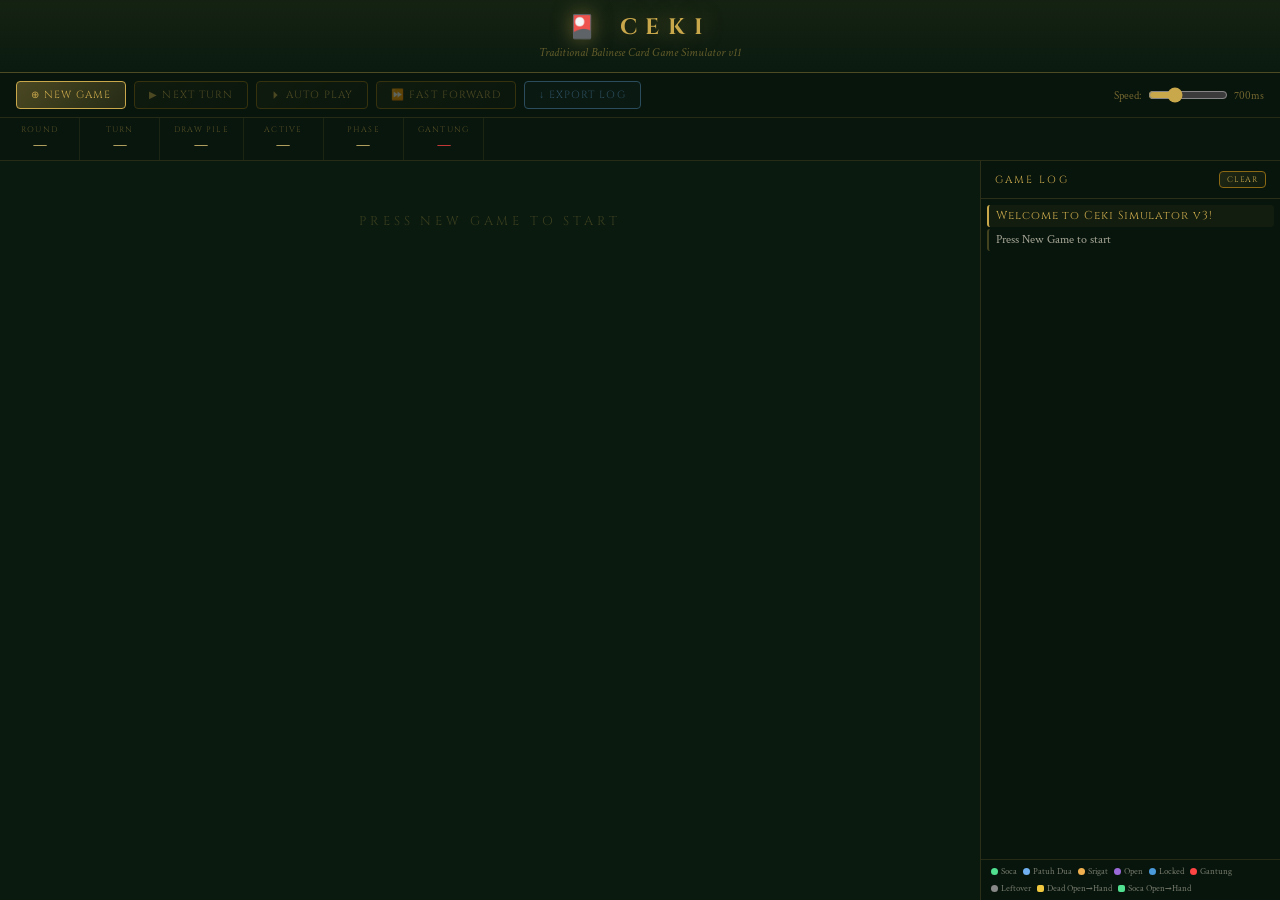
<file: ceki-simulator.html>
<!DOCTYPE html>
<html lang="en">
<head>
<meta charset="UTF-8">
<meta name="viewport" content="width=device-width, initial-scale=1.0">
<title>Ceki Simulator v11 — Balinese Card Game</title>
<link rel="stylesheet" href="ceki-simulator.css">

</head>
<body>

<div class="header">
  <div class="header-title">
    <h1>🎴 CEKI</h1>
    <p>Traditional Balinese Card Game Simulator v11</p>
  </div>
</div>

<div class="controls-bar">
  <button class="btn primary" id="btnNew" onclick="newGame()">⊕ New Game</button>
  <button class="btn" id="btnStep" onclick="stepGame()" disabled>▶ Next Turn</button>
  <button class="btn" id="btnAuto" onclick="toggleAuto()" disabled>⏵ Auto Play</button>
  <button class="btn" id="btnFast" onclick="fastForward()" disabled>⏩ Fast Forward</button>
  <button class="btn export" id="btnExport" onclick="exportLog()" disabled>↓ Export Log</button>
  <div class="speed-wrap">
    <span>Speed:</span>
    <input type="range" id="speedRange" min="150" max="2000" value="700" step="50">
    <span id="speedLabel">700ms</span>
  </div>
</div>

<div class="status-bar">
  <div class="stat"><span class="stat-label">Round</span><span class="stat-value" id="statRound">—</span></div>
  <div class="stat"><span class="stat-label">Turn</span><span class="stat-value" id="statTurn">—</span></div>
  <div class="stat"><span class="stat-label">Draw Pile</span><span class="stat-value" id="statDraw">—</span></div>
  <div class="stat"><span class="stat-label">Active</span><span class="stat-value" id="statActive">—</span></div>
  <div class="stat"><span class="stat-label">Phase</span><span class="stat-value" id="statPhase">—</span></div>
  <div class="stat"><span class="stat-label">Gantung</span><span class="stat-value gantung" id="statGantung">—</span></div>
</div>

<div class="main">
  <div class="game-area" id="gameArea">
    <div class="empty-state">PRESS NEW GAME TO START</div>
  </div>

  <div class="sidebar">
    <div class="sidebar-header">
      <span>Game Log</span>
      <button class="btn" style="padding:2px 7px;font-size:0.5rem;" onclick="clearLog()">Clear</button>
    </div>
    <div class="log" id="gameLog"></div>
    <div class="sidebar-legend">
      <div class="leg"><div class="leg-dot" style="background:var(--soca-color)"></div>Soca</div>
      <div class="leg"><div class="leg-dot" style="background:var(--patuh-color)"></div>Patuh Dua</div>
      <div class="leg"><div class="leg-dot" style="background:var(--srigat-color)"></div>Srigat</div>
      <div class="leg"><div class="leg-dot" style="background:var(--open-color)"></div>Open</div>
      <div class="leg"><div class="leg-dot" style="background:var(--locked-color)"></div>Locked</div>
      <div class="leg"><div class="leg-dot" style="background:var(--gantung-color)"></div>Gantung</div>
      <div class="leg"><div class="leg-dot" style="background:var(--leftover-color)"></div>Leftover</div>
      <div class="leg"><div class="leg-dot" style="background:#f0c840;border-radius:2px;"></div>Dead Open→Hand</div>
      <div class="leg"><div class="leg-dot" style="background:var(--soca-color);border-radius:2px;"></div>Soca Open→Hand</div>
    </div>
  </div>
</div>

<div class="winner-overlay" id="winnerOverlay">
  <div class="winner-box">
    <div class="winner-ceki">CEKI!</div>
    <div class="winner-name" id="winnerName"></div>
    <div class="winner-detail" id="winnerDetail"></div>
    <div class="winner-reveal">
      <div class="winner-reveal-title">Locked Pile + Winning Card</div>
      <div class="winner-cards" id="winnerCards"></div>
      <div class="winner-combos" id="winnerCombos"></div>
    </div>
  </div>
  <div class="winner-actions" style="display:flex;gap:10px;align-items:center;justify-content:center;flex-wrap:wrap;">
    <button class="btn" onclick="closeWinnerOverlay()">✕ Close</button>
    <button class="btn primary" onclick="newGame()">⊕ New Game</button>
  </div>
</div>

<script src="ceki-simulator.js"></script>
</body>
</html>
</file>
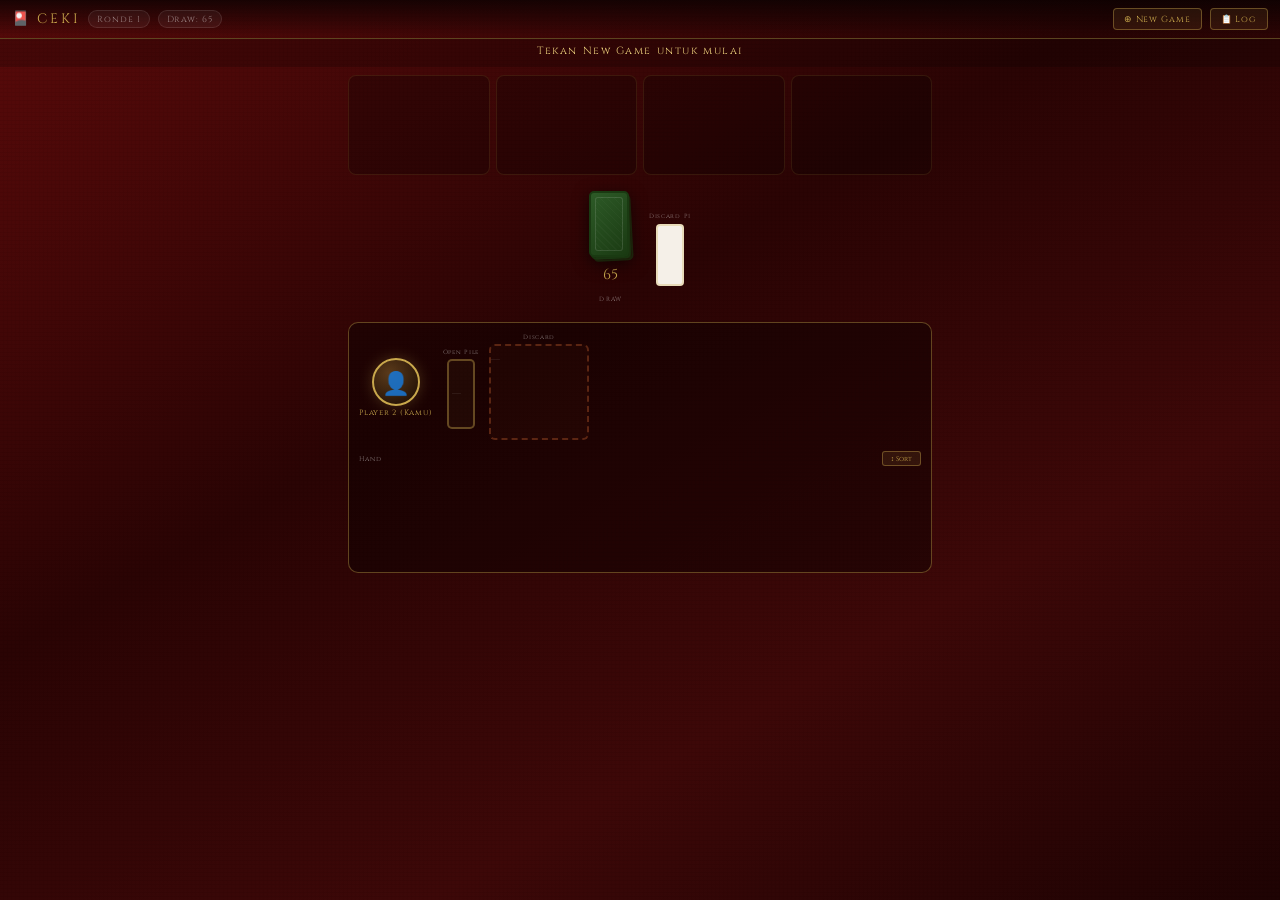
<file: ceki-game-v2/ceki-game-v2.html>
<!DOCTYPE html>
<html lang="id">
<head>
<meta charset="UTF-8">
<meta name="viewport" content="width=device-width, initial-scale=1.0, user-scalable=no">
<title>Ceki — Balinese Card Game</title>
<link rel="stylesheet" href="css/ceki-game-v2.css">
</head>
<body>

<!-- TIMER BAR -->
<div id="timerWrap" class="timer-wrap hidden">
  <div class="timer-label">
    <span id="timerIcon">⏱</span>
    <span id="timerText">Giliran Kamu — 30 detik</span>
  </div>
  <div class="timer-track">
    <div id="timerBar" class="timer-bar"></div>
  </div>
</div>

<!-- HEADER -->
<div class="header">
  <div class="header-left">
    <span class="mode-badge">🎴 CEKI</span>
    <span id="statRound" class="stat-badge">Ronde 1</span>
    <span id="statDraw" class="stat-badge">Draw: 65</span>
  </div>
  <div class="header-right">
    <button class="btn-sm" onclick="newGame()">⊕ New Game</button>
    <button class="btn-sm" onclick="toggleLog()">📋 Log</button>
  </div>
</div>

<!-- STATUS BAR -->
<div id="statusBar" class="status-bar">
  <span id="statusText">Tekan New Game untuk mulai</span>
</div>

<!-- PHASE / GANTUNG BAR -->
<div id="infoBar" class="info-bar hidden">
  <span id="phaseInfo"></span>
  <span id="gantungInfo"></span>
</div>

<!-- GAME TABLE -->
<div class="game-table">

  <!-- AI PLAYERS ROW -->
  <div class="ai-row">
    <div id="player-0" class="ai-slot"></div>  <!-- P1 -->
    <div id="player-2" class="ai-slot"></div>  <!-- P3 -->
    <div id="player-3" class="ai-slot"></div>  <!-- P4 -->
    <div id="player-4" class="ai-slot"></div>  <!-- P5 -->
  </div>

  <!-- CENTER — Draw Deck -->
  <div class="center-row">
    <div class="draw-area">
      <div id="drawDeck" class="draw-deck" onclick="humanClickDraw()">
        <div class="deck-card"></div>
        <div class="deck-card"></div>
        <div class="deck-card"></div>
      </div>
      <div class="deck-info">
        <span id="deckCount" class="deck-count">65</span>
        <span class="deck-label">DRAW</span>
      </div>
    </div>

    <!-- Discard P1 (AI sebelum P2) — bisa di-drag P2 -->
    <div class="p1-discard-area">
      <div class="pile-label">Discard P1</div>
      <div id="p1DiscardTop" class="p1-discard-top"
        draggable="false"
        ondragstart="handleDragDiscardP1(event)">
      </div>
    </div>
  </div>

  <!-- ACTION HINT -->
  <div id="actionHint" class="action-hint hidden"></div>

  <!-- HUMAN PLAYER (P2) -->
  <div class="human-area">

    <!-- P2 header: avatar + open pile + discard -->
    <div class="p2-header">
      <div class="p2-avatar-wrap">
        <div id="p2Avatar" class="p2-avatar">👤</div>
        <span class="p2-name">Player 2 (Kamu)</span>
        <span id="p2PhaseBadge" class="phase-badge hidden"></span>
      </div>

      <!-- Open Pile P2 — drop target dari discard P1 -->
      <div class="p2-pile-wrap">
        <div class="pile-label">Open Pile</div>
        <div id="p2OpenPile" class="p2-open-pile drop-target"
          ondragover="handleDragOver(event)"
          ondrop="handleDropOpenPile(event)">
          <span class="pile-empty">—</span>
        </div>
      </div>

      <!-- Discard P2 — drop target untuk buang kartu -->
      <div class="p2-pile-wrap">
        <div class="pile-label">Discard</div>
        <div id="p2DiscardZone" class="p2-discard-zone drop-target"
          ondragover="handleDragOver(event)"
          ondrop="handleDropDiscard(event)">
          <span class="pile-empty">—</span>
        </div>
        <span id="p2DiscardCount" class="pile-count"></span>
      </div>
    </div>

    <!-- Hand P2 -->
    <div class="p2-hand-wrap">
      <div class="hand-label">
        <span>Hand</span>
        <button class="btn-sort" onclick="autoSortHand()">↕ Sort</button>
      </div>
      <div id="p2Hand" class="p2-hand"
        ondragover="handleDragOverHand(event)"
        ondrop="handleDropHand(event)">
        <!-- Cards rendered here -->
      </div>
    </div>

  </div><!-- human-area -->

</div><!-- game-table -->

<!-- LOG PANEL -->
<div id="logPanel" class="log-panel hidden">
  <div class="log-header">
    <span>Game Log</span>
    <button class="btn-sm" onclick="toggleLog()">✕</button>
  </div>
  <div id="gameLog" class="game-log"></div>
</div>

<!-- WINNER OVERLAY -->
<div id="winnerOverlay" class="winner-overlay hidden">
  <div class="winner-box">
    <div class="winner-ceki">CEKI!</div>
    <div id="winnerName" class="winner-name"></div>
    <div id="winnerDetail" class="winner-detail"></div>
    <div id="winnerCards" class="winner-cards"></div>
    <button class="btn-primary" onclick="newGame()">⊕ New Game</button>
  </div>
</div>

<script src="js/ceki-game-v2.js"></script>
</body>
</html>
</file>
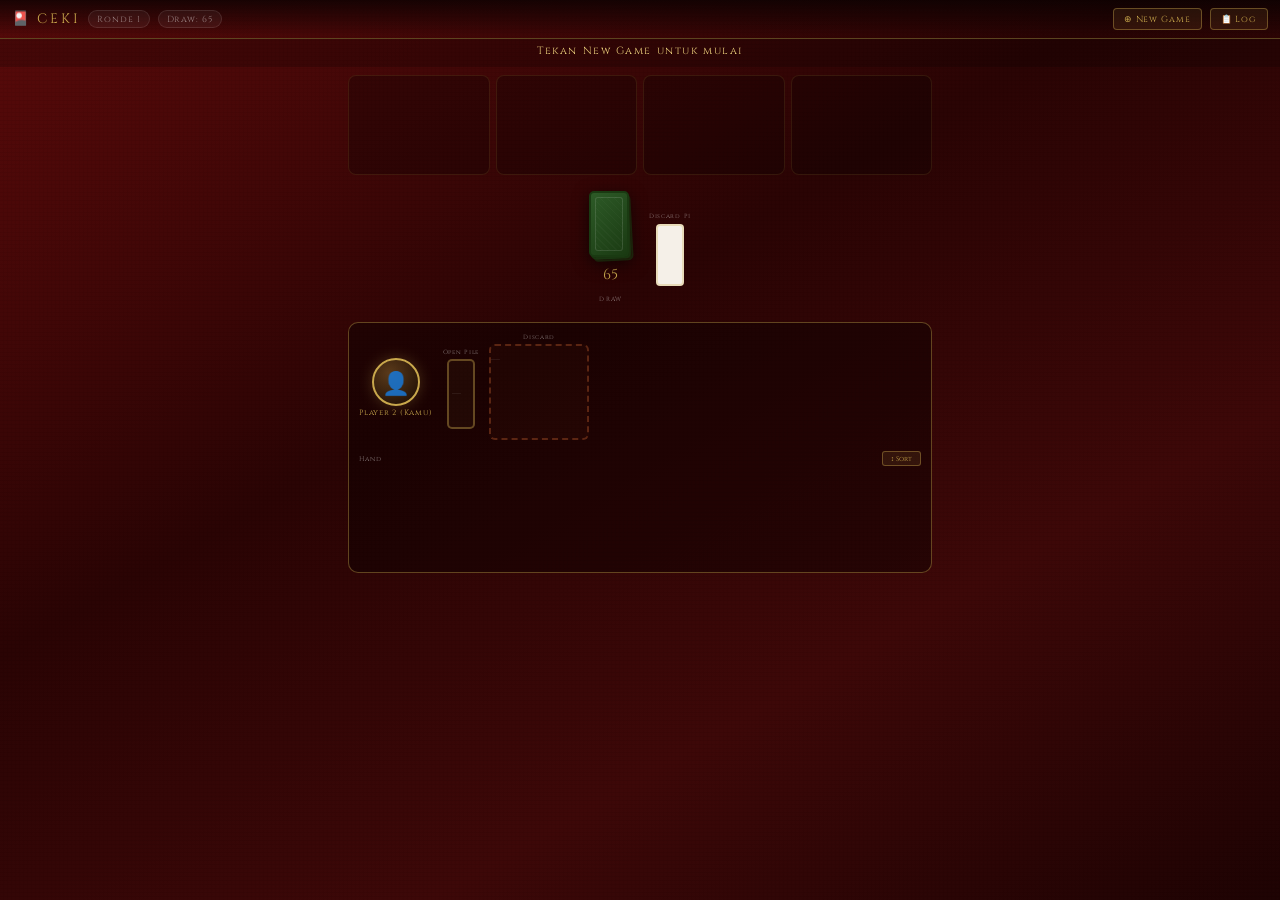
<file: ceki-game/ceki-game.html>
<!DOCTYPE html>
<html lang="id">
<head>
<meta charset="UTF-8">
<meta name="viewport" content="width=device-width, initial-scale=1.0, user-scalable=no">
<title>Ceki — Balinese Card Game</title>
<link rel="stylesheet" href="css/ceki-game.css">
</head>
<body>

<!-- TIMER BAR -->
<div id="timerWrap" class="timer-wrap hidden">
  <div class="timer-label">
    <span id="timerIcon">⏱</span>
    <span id="timerText">Giliran Kamu — 30 detik</span>
  </div>
  <div class="timer-track">
    <div id="timerBar" class="timer-bar"></div>
  </div>
</div>

<!-- HEADER -->
<div class="header">
  <div class="header-left">
    <span class="mode-badge">🎴 CEKI</span>
    <span id="statRound" class="stat-badge">Ronde 1</span>
    <span id="statDraw" class="stat-badge">Draw: 65</span>
  </div>
  <div class="header-right">
    <button class="btn-sm" onclick="newGame()">⊕ New Game</button>
    <button class="btn-sm" onclick="toggleLog()">📋 Log</button>
  </div>
</div>

<!-- STATUS BAR -->
<div id="statusBar" class="status-bar">
  <span id="statusText">Tekan New Game untuk mulai</span>
</div>

<!-- PHASE / GANTUNG BAR -->
<div id="infoBar" class="info-bar hidden">
  <span id="phaseInfo"></span>
  <span id="gantungInfo"></span>
</div>

<!-- GAME TABLE -->
<div class="game-table">

  <!-- AI PLAYERS ROW -->
  <div class="ai-row">
    <div id="player-0" class="ai-slot"></div>  <!-- P1 -->
    <div id="player-2" class="ai-slot"></div>  <!-- P3 -->
    <div id="player-3" class="ai-slot"></div>  <!-- P4 -->
    <div id="player-4" class="ai-slot"></div>  <!-- P5 -->
  </div>

  <!-- CENTER — Draw Deck -->
  <div class="center-row">
    <div class="draw-area">
      <div id="drawDeck" class="draw-deck" onclick="humanClickDraw()">
        <div class="deck-card"></div>
        <div class="deck-card"></div>
        <div class="deck-card"></div>
      </div>
      <div class="deck-info">
        <span id="deckCount" class="deck-count">65</span>
        <span class="deck-label">DRAW</span>
      </div>
    </div>

    <!-- Discard P1 (AI sebelum P2) — bisa di-drag P2 -->
    <div class="p1-discard-area">
      <div class="pile-label">Discard P1</div>
      <div id="p1DiscardTop" class="p1-discard-top"
        draggable="false"
        ondragstart="handleDragDiscardP1(event)">
      </div>
    </div>
  </div>

  <!-- ACTION HINT -->
  <div id="actionHint" class="action-hint hidden"></div>

  <!-- HUMAN PLAYER (P2) -->
  <div class="human-area">

    <!-- P2 header: avatar + open pile + discard -->
    <div class="p2-header">
      <div class="p2-avatar-wrap">
        <div id="p2Avatar" class="p2-avatar">👤</div>
        <span class="p2-name">Player 2 (Kamu)</span>
        <span id="p2PhaseBadge" class="phase-badge hidden"></span>
      </div>

      <!-- Open Pile P2 — drop target dari discard P1 -->
      <div class="p2-pile-wrap">
        <div class="pile-label">Open Pile</div>
        <div id="p2OpenPile" class="p2-open-pile drop-target"
          ondragover="handleDragOver(event)"
          ondrop="handleDropOpenPile(event)">
          <span class="pile-empty">—</span>
        </div>
      </div>

      <!-- Discard P2 — drop target untuk buang kartu -->
      <div class="p2-pile-wrap">
        <div class="pile-label">Discard</div>
        <div id="p2DiscardZone" class="p2-discard-zone drop-target"
          ondragover="handleDragOver(event)"
          ondrop="handleDropDiscard(event)">
          <span class="pile-empty">—</span>
        </div>
        <span id="p2DiscardCount" class="pile-count"></span>
      </div>
    </div>

    <!-- Hand P2 -->
    <div class="p2-hand-wrap">
      <div class="hand-label">
        <span>Hand</span>
        <button class="btn-sort" onclick="autoSortHand()">↕ Sort</button>
      </div>
      <div id="p2Hand" class="p2-hand"
        ondragover="handleDragOverHand(event)"
        ondrop="handleDropHand(event)">
        <!-- Cards rendered here -->
      </div>
    </div>

  </div><!-- human-area -->

</div><!-- game-table -->

<!-- LOG PANEL -->
<div id="logPanel" class="log-panel hidden">
  <div class="log-header">
    <span>Game Log</span>
    <button class="btn-sm" onclick="toggleLog()">✕</button>
  </div>
  <div id="gameLog" class="game-log"></div>
</div>

<!-- WINNER OVERLAY -->
<div id="winnerOverlay" class="winner-overlay hidden">
  <div class="winner-box">
    <div class="winner-ceki">CEKI!</div>
    <div id="winnerName" class="winner-name"></div>
    <div id="winnerDetail" class="winner-detail"></div>
    <div id="winnerCards" class="winner-cards"></div>
    <button class="btn-primary" onclick="newGame()">⊕ New Game</button>
  </div>
</div>

<script src="js/ceki-game.js"></script>
</body>
</html>
</file>
<file: ceki-simulator.css>
/* ================================================================
   CEKI Simulator v11 — Stylesheet
   Traditional Balinese Card Game
   ================================================================ */

@import url('https://fonts.googleapis.com/css2?family=Cinzel:wght@400;600;800&family=Crimson+Text:ital,wght@0,400;0,600;1,400&display=swap');

:root {
  --gold: #c9a84c;
  --gold-light: #e8cc7a;
  --gold-dark: #8b6914;
  --bg: #0a1a0f;
  --bg2: #0f2318;
  --text: #fdf6e3;
  --honours-color: #e8cc7a;
  --coins-color: #f4a444;
  --strings-color: #6ab4f0;
  --myriads-color: #f07070;
  --soca-color: #50e090;
  --patuh-color: #70b0f0;
  --srigat-color: #f0b050;
  --mecari-color: #f06060;
  --mejaga-color: #a060f0;
  --gantung-color: #ff4444;
  --leftover-color: #888888;
  --open-color: #9a6ad9;
  --locked-color: #4a9ad9;
  --discard-color: #c87a3a;
}

* { margin: 0; padding: 0; box-sizing: border-box; }

body {
  background: var(--bg);
  color: var(--text);
  font-family: 'Crimson Text', serif;
  min-height: 100vh;
  display: flex;
  flex-direction: column;
}

/* ===================== HEADER ===================== */
.header {
  text-align: center;
  padding: 12px 16px;
  border-bottom: 1px solid rgba(201,168,76,0.3);
  background: linear-gradient(180deg, rgba(201,168,76,0.06) 0%, transparent 100%);
  display: flex;
  align-items: center;
  justify-content: space-between;
  flex-wrap: wrap;
  gap: 8px;
}

.header-title { flex: 1; text-align: center; }

.header h1 {
  font-family: 'Cinzel', serif;
  color: var(--gold);
  font-size: 1.4rem;
  letter-spacing: 0.4em;
  text-shadow: 0 0 20px rgba(201,168,76,0.5);
}

.header p {
  color: rgba(201,168,76,0.45);
  font-style: italic;
  font-size: 0.78rem;
  margin-top: 2px;
}

/* ===================== CONTROLS ===================== */
.controls-bar {
  padding: 8px 16px;
  display: flex;
  gap: 8px;
  flex-wrap: wrap;
  align-items: center;
  border-bottom: 1px solid rgba(201,168,76,0.15);
  background: rgba(0,0,0,0.2);
}

.btn {
  font-family: 'Cinzel', serif;
  font-size: 0.65rem;
  letter-spacing: 0.1em;
  padding: 6px 14px;
  border: 1px solid var(--gold-dark);
  background: linear-gradient(135deg, rgba(201,168,76,0.12), rgba(201,168,76,0.04));
  color: var(--gold);
  cursor: pointer;
  border-radius: 4px;
  transition: all 0.2s;
  text-transform: uppercase;
}
.btn:hover { background: linear-gradient(135deg, rgba(201,168,76,0.28), rgba(201,168,76,0.1)); border-color: var(--gold); }
.btn.primary { background: linear-gradient(135deg, rgba(201,168,76,0.35), rgba(201,168,76,0.15)); border-color: var(--gold); }
.btn:disabled { opacity: 0.35; cursor: not-allowed; }
.btn.export { border-color: var(--strings-color); color: var(--strings-color); background: rgba(106,180,240,0.08); }
.btn.export:hover { background: rgba(106,180,240,0.18); }

.speed-wrap {
  display: flex;
  align-items: center;
  gap: 6px;
  font-size: 0.7rem;
  color: rgba(201,168,76,0.55);
  margin-left: auto;
}
.speed-wrap input { width: 80px; accent-color: var(--gold); }

/* ===================== STATUS BAR ===================== */
.status-bar {
  display: flex;
  gap: 0;
  border-bottom: 1px solid rgba(201,168,76,0.15);
  background: rgba(0,0,0,0.15);
  flex-wrap: wrap;
}

.stat {
  display: flex;
  flex-direction: column;
  align-items: center;
  padding: 6px 14px;
  border-right: 1px solid rgba(201,168,76,0.1);
  min-width: 80px;
}

.stat-label {
  font-family: 'Cinzel', serif;
  font-size: 0.5rem;
  color: rgba(201,168,76,0.4);
  letter-spacing: 0.15em;
  text-transform: uppercase;
}

.stat-value {
  font-size: 0.85rem;
  color: var(--gold-light);
  font-weight: 600;
  margin-top: 1px;
}

.stat-value.gantung { color: var(--gantung-color); }

/* ===================== MAIN LAYOUT ===================== */
.main {
  display: grid;
  grid-template-columns: 1fr 300px;
  flex: 1;
  overflow: hidden;
  min-height: 0;
}

.game-area {
  overflow-y: auto;
  padding: 12px;
  display: flex;
  flex-direction: column;
  gap: 8px;
}

/* ===================== PLAYER CARD ===================== */
.player-card {
  border: 1px solid rgba(201,168,76,0.18);
  border-radius: 10px;
  overflow: hidden;
  transition: border-color 0.3s, box-shadow 0.3s;
  background: rgba(0,0,0,0.15);
}

.player-card.active    { border-color: var(--gold); box-shadow: 0 0 14px rgba(201,168,76,0.18); }
.player-card.mecari    { border-color: var(--mecari-color); box-shadow: 0 0 10px rgba(240,96,96,0.18); }
.player-card.mejaga    { border-color: var(--mejaga-color); box-shadow: 0 0 10px rgba(160,96,240,0.18); }
.player-card.winner    { border-color: var(--soca-color); box-shadow: 0 0 20px rgba(80,224,144,0.4); animation: winPulse 1s infinite; }

@keyframes winPulse {
  0%,100% { box-shadow: 0 0 20px rgba(80,224,144,0.4); }
  50%     { box-shadow: 0 0 40px rgba(80,224,144,0.8); }
}

/* Player header */
.player-header {
  display: flex;
  align-items: center;
  gap: 8px;
  padding: 6px 12px;
  background: rgba(0,0,0,0.3);
  border-bottom: 1px solid rgba(255,255,255,0.04);
}

.player-name {
  font-family: 'Cinzel', serif;
  font-size: 0.72rem;
  color: var(--gold);
  letter-spacing: 0.12em;
  flex: 1;
}

.badge {
  font-size: 0.55rem;
  padding: 2px 7px;
  border-radius: 8px;
  font-family: 'Cinzel', serif;
  letter-spacing: 0.08em;
  text-transform: uppercase;
  border: 1px solid;
}

.badge-active  { background: rgba(201,168,76,0.15);  color: var(--gold);          border-color: var(--gold-dark); }
.badge-mecari  { background: rgba(240,96,96,0.15);   color: var(--mecari-color);  border-color: var(--mecari-color); }
.badge-mejaga  { background: rgba(160,96,240,0.15);  color: var(--mejaga-color);  border-color: var(--mejaga-color); }
.badge-winner  { background: rgba(80,224,144,0.15);  color: var(--soca-color);    border-color: var(--soca-color); }
.badge-gantung { background: rgba(255,68,68,0.15);   color: var(--gantung-color); border-color: var(--gantung-color); }

.player-stats {
  font-size: 0.6rem;
  color: rgba(201,168,76,0.35);
  white-space: nowrap;
}

/* Player body */
.player-body {
  padding: 8px 10px;
  display: flex;
  flex-direction: column;
  gap: 4px;
}

/* ===================== COMBO ROWS ===================== */
.combo-section {
  display: flex;
  flex-direction: column;
  gap: 3px;
}

.combo-row {
  display: flex;
  align-items: center;
  gap: 6px;
  padding: 4px 6px;
  border-radius: 6px;
  border: 1px solid rgba(255,255,255,0.04);
  background: rgba(0,0,0,0.15);
  min-height: 62px;
}

/* Row color themes */
.combo-row.soca    { border-color: rgba(80,224,144,0.2);  background: rgba(80,224,144,0.04); }
.combo-row.patuh   { border-color: rgba(112,176,240,0.2); background: rgba(112,176,240,0.04); }
.combo-row.srigat  { border-color: rgba(240,176,80,0.2);  background: rgba(240,176,80,0.04); }
.combo-row.locked  { border-color: rgba(74,154,217,0.3);  background: rgba(74,154,217,0.06); }
.combo-row.open    { border-color: rgba(154,106,217,0.3); background: rgba(154,106,217,0.06); }
.combo-row.discard { border-color: rgba(200,122,58,0.2);  background: rgba(200,122,58,0.04); }
.combo-row.leftover{ border-color: rgba(120,120,120,0.2); background: rgba(120,120,120,0.04); }

/* Row label */
.row-label {
  writing-mode: vertical-lr;
  text-orientation: mixed;
  font-family: 'Cinzel', serif;
  font-size: 0.42rem;
  letter-spacing: 0.12em;
  text-transform: uppercase;
  padding: 2px 1px;
  min-width: 18px;
  text-align: center;
  border-radius: 3px;
  white-space: nowrap;
}

.row-label.soca    { color: var(--soca-color);    background: rgba(80,224,144,0.08); }
.row-label.patuh   { color: var(--patuh-color);   background: rgba(112,176,240,0.08); }
.row-label.srigat  { color: var(--srigat-color);  background: rgba(240,176,80,0.08); }
.row-label.locked  { color: var(--locked-color);  background: rgba(74,154,217,0.08); }
.row-label.open    { color: var(--open-color);    background: rgba(154,106,217,0.08); }
.row-label.discard { color: var(--discard-color); background: rgba(200,122,58,0.08); }
.row-label.leftover{ color: var(--leftover-color);background: rgba(120,120,120,0.08); }

/* Cards container */
.cards-wrap {
  display: flex;
  gap: 4px;
  flex-wrap: wrap;
  align-items: center;
  flex: 1;
}

/* Seeking info */
.seeking-info {
  font-size: 0.6rem;
  color: rgba(74,154,217,0.8);
  font-style: italic;
  padding: 2px 6px;
  background: rgba(74,154,217,0.08);
  border-radius: 4px;
  border: 1px solid rgba(74,154,217,0.2);
}

/* Row extra info */
.row-info {
  font-size: 0.58rem;
  color: rgba(255,255,255,0.3);
  font-style: italic;
  white-space: nowrap;
}

/* Discard count badge */
.discard-count {
  font-size: 0.58rem;
  color: rgba(200,122,58,0.6);
  padding: 2px 5px;
  border: 1px solid rgba(200,122,58,0.2);
  border-radius: 3px;
  font-family: 'Cinzel', serif;
}

/* ===================== CARDS ===================== */
.card {
  display: inline-flex;
  flex-direction: column;
  align-items: center;
  justify-content: center;
  width: 38px;
  height: 82px;
  border-radius: 5px;
  border: 1.5px solid;
  font-family: 'Cinzel', serif;
  text-align: center;
  padding: 2px;
  line-height: 1.2;
  transition: transform 0.15s;
  position: relative;
  cursor: default;
  flex-shrink: 0;
}

.card:hover { transform: translateY(-5px); z-index: 10; }

.card .cn { font-size: 0.8rem; font-weight: 700; line-height: 1; }
.card .nm { font-size: 0.36rem; line-height: 1.1; text-align: center; margin-top: 1px; }
.card .tp { font-size: 0.3rem; opacity: 0.6; margin-top: 1px; }

.card.honours { background: linear-gradient(135deg,#2a2a10,#1a1a08); border-color: var(--honours-color); color: var(--honours-color); }
.card.coins   { background: linear-gradient(135deg,#2a1a08,#1a1008); border-color: var(--coins-color);   color: var(--coins-color); }
.card.strings { background: linear-gradient(135deg,#082028,#041018); border-color: var(--strings-color); color: var(--strings-color); }
.card.myriads { background: linear-gradient(135deg,#280808,#180404); border-color: var(--myriads-color); color: var(--myriads-color); }

.card.back {
  background: linear-gradient(135deg,#1a3a28,#0f2d1b);
  border-color: rgba(74,154,217,0.5);
  color: rgba(74,154,217,0.6);
  font-size: 1.1rem;
}

/* Gantung highlight */
.card.gantung {
  outline: 2px solid var(--gantung-color);
  outline-offset: 1px;
  animation: gantungBlink 1.2s ease infinite;
}

@keyframes gantungBlink {
  0%,100% { outline-color: #ff4444; box-shadow: 0 0 5px rgba(255,68,68,0.5); }
  50%     { outline-color: #ff8888; box-shadow: 0 0 10px rgba(255,68,68,0.7); }
}

/* Dead for Soca only */
.card.dead { opacity: 0.45; filter: grayscale(60%); }

/* Card image */
.card-img {
  width: 100%;
  height: 100%;
  object-fit: cover;
  border-radius: 3px;
  display: block;
  pointer-events: none;
  opacity: 0;
  transition: opacity 0.3s ease;
}

.card-fallback {
  display: flex;
  flex-direction: column;
  align-items: center;
  justify-content: center;
  height: 100%;
  gap: 2px;
  padding: 4px;
}

.card-img-wrap {
  position: absolute;
  inset: 0;
  border-radius: 3px;
  overflow: hidden;
  display: flex;
  align-items: center;
  justify-content: center;
  background: #f5f0e8;
}

/* Overlay info saat hover */
.card-overlay {
  position: absolute;
  bottom: 0; left: 0; right: 0;
  background: linear-gradient(0deg, rgba(0,0,0,0.75) 0%, transparent 100%);
  padding: 3px 2px 2px;
  border-radius: 0 0 3px 3px;
  display: flex;
  flex-direction: column;
  align-items: center;
  opacity: 0;
  transition: opacity 0.2s;
}
.card:hover .card-overlay { opacity: 1; }

.card-overlay-name {
  font-size: 0.3rem;
  color: #fff;
  text-align: center;
  line-height: 1.1;
  font-family: 'Cinzel', serif;
  letter-spacing: 0.06em;
}

/* Dead card in open pile — can be lifted */
.card.dead-open {
  opacity: 0.55;
  filter: grayscale(40%);
  outline: 1.5px dashed rgba(255,200,50,0.6);
  outline-offset: 1px;
}

/* Open pile card */
.card.is-open { outline: 1.5px solid rgba(154,106,217,0.6); outline-offset: 1px; }

/* ===================== SIDEBAR ===================== */
.sidebar {
  border-left: 1px solid rgba(201,168,76,0.18);
  display: flex;
  flex-direction: column;
  background: rgba(0,0,0,0.18);
  min-height: 0;
}

.sidebar-header {
  padding: 10px 14px;
  border-bottom: 1px solid rgba(201,168,76,0.18);
  font-family: 'Cinzel', serif;
  font-size: 0.65rem;
  color: var(--gold);
  letter-spacing: 0.2em;
  text-transform: uppercase;
  display: flex;
  justify-content: space-between;
  align-items: center;
  flex-shrink: 0;
}

.log {
  flex: 1;
  overflow-y: auto;
  padding: 6px;
  display: flex;
  flex-direction: column;
  gap: 2px;
  font-size: 0.72rem;
  min-height: 0;
}

.log-entry {
  padding: 3px 7px;
  border-radius: 3px;
  border-left: 2px solid transparent;
  line-height: 1.4;
  animation: fadeIn 0.25s ease;
}

@keyframes fadeIn {
  from { opacity:0; transform:translateY(3px); }
  to   { opacity:1; transform:translateY(0); }
}

.log-normal  { border-color: rgba(201,168,76,0.3);  color: rgba(253,246,227,0.65); }
.log-action  { border-color: var(--strings-color);  color: var(--strings-color); background: rgba(106,180,240,0.04); }
.log-mecari  { border-color: var(--mecari-color);   color: var(--mecari-color);  background: rgba(240,96,96,0.04); }
.log-mejaga  { border-color: var(--mejaga-color);   color: var(--mejaga-color);  background: rgba(160,96,240,0.04); }
.log-gantung { border-color: var(--gantung-color);  color: #ff8866;              background: rgba(255,68,68,0.04); }
.log-ceki    { border-color: var(--soca-color);     color: var(--soca-color);    background: rgba(80,224,144,0.08); font-weight:bold; font-size:0.85rem; }
.log-round   { border-color: var(--gold);           color: var(--gold);          background: rgba(201,168,76,0.05); font-family:'Cinzel',serif; letter-spacing:0.08em; }
.log-draw    { border-color: rgba(201,168,76,0.15); color: rgba(253,246,227,0.35); font-style:italic; }

/* Legend */
.sidebar-legend {
  padding: 6px 10px;
  border-top: 1px solid rgba(201,168,76,0.15);
  display: flex;
  gap: 6px;
  flex-wrap: wrap;
  flex-shrink: 0;
}

.leg { display:flex; align-items:center; gap:3px; font-size:0.55rem; color:rgba(253,246,227,0.45); }
.leg-dot { width:7px; height:7px; border-radius:50%; flex-shrink:0; }

/* ===================== WINNER OVERLAY ===================== */
.winner-overlay {
  display: none;
  position: fixed;
  inset: 0;
  background: rgba(0,0,0,0.88);
  z-index: 100;
  align-items: center;
  justify-content: center;
  flex-direction: column;
  gap: 18px;
}
.winner-overlay.show { display: flex; }

.winner-box {
  background: linear-gradient(135deg,#1a3a28,#0f2d1b);
  border: 3px solid var(--gold);
  border-radius: 14px;
  padding: 40px 60px;
  text-align: center;
  box-shadow: 0 0 60px rgba(201,168,76,0.4);
}

.winner-ceki {
  font-family: 'Cinzel', serif;
  font-size: 3rem;
  color: var(--gold);
  letter-spacing: 0.5em;
  animation: cekiPulse 0.5s ease infinite alternate;
}

@keyframes cekiPulse {
  from { text-shadow: 0 0 20px rgba(201,168,76,0.6); }
  to   { text-shadow: 0 0 50px rgba(201,168,76,1); }
}

.winner-name   { font-family:'Cinzel',serif; font-size:1.1rem; color:var(--gold-light); margin-top:8px; letter-spacing:0.2em; }
.winner-detail { color:rgba(253,246,227,0.55); font-style:italic; margin-top:6px; font-size:0.9rem; }
.winner-reveal { margin-top:18px; display:flex; flex-direction:column; gap:10px; align-items:center; }
.winner-reveal-title { font-family:'Cinzel',serif; font-size:0.62rem; color:rgba(201,168,76,0.75); letter-spacing:0.18em; text-transform:uppercase; }
.winner-cards { display:flex; flex-wrap:wrap; gap:8px; justify-content:center; align-items:center; max-width:520px; }
.winner-card-sep { color:rgba(201,168,76,0.65); font-family:'Cinzel',serif; font-size:1rem; padding:0 2px; }
.winner-combos { margin-top:8px; max-width:560px; color:rgba(253,246,227,0.72); font-size:0.82rem; line-height:1.45; }

/* Scrollbar */
::-webkit-scrollbar { width: 3px; }
::-webkit-scrollbar-track { background: transparent; }
::-webkit-scrollbar-thumb { background: rgba(201,168,76,0.25); border-radius:2px; }

/* Draw section divider */
.section-divider {
  font-family: 'Cinzel', serif;
  font-size: 0.5rem;
  color: rgba(201,168,76,0.3);
  letter-spacing: 0.2em;
  text-transform: uppercase;
  padding: 2px 6px;
  border-top: 1px solid rgba(201,168,76,0.08);
  margin-top: 2px;
}

/* Empty state */
.empty-state {
  text-align: center;
  padding: 40px;
  color: rgba(201,168,76,0.25);
  font-family: 'Cinzel', serif;
  letter-spacing: 0.3em;
  font-size: 0.8rem;
}

@media (max-width: 768px) {
  .main { grid-template-columns: 1fr; }
  .sidebar { max-height: 220px; }
     }
}
</file>
<file: ceki-game-v2/css/ceki-game-v2.css>
/* ================================================================
   CEKI Game — Stylesheet
   Human Player (P2) vs AI
   ================================================================ */

@import url('https://fonts.googleapis.com/css2?family=Cinzel:wght@400;600;700&family=Noto+Serif:wght@400;600&display=swap');

* { margin:0; padding:0; box-sizing:border-box; }

:root {
  --maroon:      #3d0808;
  --maroon-dark: #1e0303;
  --maroon-mid:  #5a0a0a;
  --gold:        #c9a84c;
  --gold-light:  #e8cc7a;
  --gold-dim:    rgba(201,168,76,0.4);
  --green-back:  #2d5a27;
  --card-bg:     #f5f0e8;
  --text-bright: rgba(255,255,255,0.88);
  --text-dim:    rgba(255,255,255,0.45);
  --mecari:      #e05050;
  --mejaga:      #9060e0;
  --gantung:     #ff4444;
  --soca-color:  #50e090;
  --warn-yellow: #f0c040;
  --warn-red:    #ff4444;
}

html, body {
  min-height: 100vh;
  background: linear-gradient(150deg, #5a0a0a 0%, #2a0404 40%, #3d0808 70%, #1e0303 100%);
  font-family: 'Noto Serif', serif;
  color: var(--text-bright);
  overflow-x: hidden;
}

/* velvet texture */
body::before {
  content:''; position:fixed; inset:0; pointer-events:none; z-index:0;
  background:
    repeating-linear-gradient(0deg,  transparent, transparent 3px, rgba(0,0,0,0.04) 3px, rgba(0,0,0,0.04) 4px),
    repeating-linear-gradient(90deg, transparent, transparent 3px, rgba(0,0,0,0.03) 3px, rgba(0,0,0,0.03) 4px);
}

.hidden { display:none !important; }

/* ── TIMER ── */
.timer-wrap {
  position: fixed; top:0; left:0; right:0; z-index:100;
  background: rgba(10,2,2,0.95);
  padding: 6px 12px 4px;
  border-bottom: 1px solid var(--gold-dim);
}
.timer-label {
  display:flex; align-items:center; gap:8px;
  font-family:'Cinzel',serif; font-size:0.62rem;
  color:var(--gold-light); letter-spacing:0.12em;
  margin-bottom:4px;
}
.timer-track {
  height:5px; background:rgba(255,255,255,0.1);
  border-radius:3px; overflow:hidden;
}
.timer-bar {
  height:100%; width:100%;
  background:var(--gold);
  border-radius:3px;
  transition: width 1s linear, background 0.5s;
}
.timer-bar.warn  { background:var(--warn-yellow); }
.timer-bar.urgent { background:var(--warn-red); animation:timerPulse 0.5s ease infinite; }
@keyframes timerPulse {
  0%,100% { opacity:1; } 50% { opacity:0.5; }
}

/* ── HEADER ── */
.header {
  position:relative; z-index:10;
  display:flex; justify-content:space-between; align-items:center;
  padding:8px 12px;
  background:linear-gradient(180deg,rgba(10,2,2,0.8) 0%,transparent 100%);
  border-bottom:1px solid var(--gold-dim);
  margin-top:0;
}
.header-left, .header-right { display:flex; align-items:center; gap:8px; }
.mode-badge {
  font-family:'Cinzel',serif; font-size:0.85rem;
  color:var(--gold); letter-spacing:0.2em;
}
.stat-badge {
  font-family:'Cinzel',serif; font-size:0.55rem;
  color:var(--text-dim); letter-spacing:0.1em;
  background:rgba(255,255,255,0.05); border:1px solid rgba(255,255,255,0.1);
  padding:2px 8px; border-radius:10px;
}
.btn-sm {
  font-family:'Cinzel',serif; font-size:0.55rem; letter-spacing:0.1em;
  color:var(--gold); background:rgba(201,168,76,0.1);
  border:1px solid var(--gold-dim); border-radius:4px;
  padding:4px 10px; cursor:pointer; transition:all 0.2s;
}
.btn-sm:hover { background:rgba(201,168,76,0.25); border-color:var(--gold); }

/* ── STATUS BAR ── */
.status-bar {
  position:relative; z-index:10;
  text-align:center; padding:5px 12px;
  font-family:'Cinzel',serif; font-size:0.65rem;
  color:var(--gold-light); letter-spacing:0.15em;
  background:rgba(0,0,0,0.2);
  min-height:28px;
}

/* ── INFO BAR (phase/gantung) ── */
.info-bar {
  display:flex; gap:12px; justify-content:center; flex-wrap:wrap;
  padding:3px 12px; background:rgba(0,0,0,0.25);
  font-family:'Cinzel',serif; font-size:0.52rem; letter-spacing:0.1em;
}

/* ── GAME TABLE ── */
.game-table {
  position:relative; z-index:1;
  display:flex; flex-direction:column;
  gap:8px; padding:8px;
  max-width:600px; margin:0 auto;
}

/* ── AI ROW ── */
.ai-row {
  display:grid; grid-template-columns:repeat(4,1fr);
  gap:6px;
}

.ai-slot {
  background:rgba(0,0,0,0.25);
  border:1px solid rgba(201,168,76,0.12);
  border-radius:8px; padding:6px;
  display:flex; flex-direction:column; align-items:center; gap:4px;
  min-height:100px;
  transition:border-color 0.3s, box-shadow 0.3s;
}
.ai-slot.active {
  border-color:var(--gold);
  box-shadow:0 0 12px rgba(201,168,76,0.3);
}
.ai-slot.mecari { border-color:var(--mecari); box-shadow:0 0 10px rgba(224,80,80,0.3); }
.ai-slot.mejaga { border-color:var(--mejaga); box-shadow:0 0 10px rgba(144,96,224,0.3); }

.ai-avatar {
  width:44px; height:44px; border-radius:50%;
  border:2px solid var(--gold-dim);
  background:radial-gradient(circle at 35% 30%,#5a3a1a,#1a0a02);
  display:flex; align-items:center; justify-content:center;
  font-size:1.3rem; position:relative;
  box-shadow:0 3px 10px rgba(0,0,0,0.5);
}
.ai-slot.active .ai-avatar { border-color:var(--gold); box-shadow:0 0 12px rgba(201,168,76,0.4); animation:avPulse 1.8s ease infinite; }
.ai-slot.mecari .ai-avatar { border-color:var(--mecari); }
.ai-slot.mejaga .ai-avatar { border-color:var(--mejaga); }
@keyframes avPulse {
  0%,100% { box-shadow:0 0 8px rgba(201,168,76,0.3); }
  50%      { box-shadow:0 0 20px rgba(201,168,76,0.7); }
}

.ai-name {
  font-family:'Cinzel',serif; font-size:0.48rem;
  color:var(--text-dim); letter-spacing:0.1em;
}
.ai-slot.active .ai-name { color:var(--gold-light); }

.ai-phase-tag {
  font-family:'Cinzel',serif; font-size:0.34rem;
  padding:1px 5px; border-radius:3px; font-weight:700;
}
.ai-phase-tag.mecari { background:var(--mecari); color:#fff; }
.ai-phase-tag.mejaga { background:var(--mejaga); color:#fff; }

.ai-piles {
  display:flex; gap:4px; align-items:flex-end; justify-content:center;
  width:100%;
}

/* AI hand — closed cards */
.ai-hand-closed {
  display:flex; gap:1px; justify-content:center; flex-wrap:nowrap;
}
.card-back-mini {
  width:12px; height:24px; border-radius:2px;
  border:1px solid #1a3a12;
  background:linear-gradient(135deg,var(--green-back),#1a3a12);
  flex-shrink:0;
}

/* AI piles — discard top + open pile */
.ai-discard-top, .ai-open-pile {
  width:22px; height:44px; border-radius:3px;
  border:1px solid rgba(201,168,76,0.25);
  background:var(--card-bg);
  overflow:hidden; position:relative;
}
.ai-open-pile { border-color:rgba(201,168,76,0.5); }
.ai-discard-top.empty, .ai-open-pile.empty {
  background:rgba(255,255,255,0.04); border-style:dashed;
}

.ai-pile-label {
  font-family:'Cinzel',serif; font-size:0.3rem;
  color:var(--text-dim); letter-spacing:0.08em; text-align:center;
}

.ai-info-row {
  display:flex; gap:6px; align-items:center; font-size:0.38rem;
  color:var(--text-dim); font-family:'Cinzel',serif;
}

/* ── CENTER ROW ── */
.center-row {
  display:flex; gap:16px; justify-content:center; align-items:center;
  padding:8px 0;
}

/* Draw Deck */
.draw-area { display:flex; flex-direction:column; align-items:center; gap:4px; }
.draw-deck {
  position:relative; width:44px; height:70px;
  cursor:pointer; transition:transform 0.2s;
  filter:drop-shadow(0 4px 8px rgba(0,0,0,0.6));
}
.draw-deck:hover { transform:translateY(-5px); }
.draw-deck.disabled { opacity:0.5; cursor:not-allowed; }
.draw-deck.highlight {
  animation:deckPulse 0.8s ease infinite;
}
@keyframes deckPulse {
  0%,100% { filter:drop-shadow(0 0 6px rgba(80,224,144,0.4)); }
  50%      { filter:drop-shadow(0 0 16px rgba(80,224,144,0.8)); }
}

.deck-card {
  position:absolute; width:40px; height:66px;
  border-radius:5px; border:2px solid #1a3a12;
  background:linear-gradient(135deg,var(--green-back),#1a3a12);
}
.deck-card::after {
  content:''; position:absolute; inset:4px;
  border:1px solid rgba(255,255,255,0.12); border-radius:3px;
  background:repeating-linear-gradient(45deg,transparent,transparent 4px,rgba(255,255,255,0.025) 4px,rgba(255,255,255,0.025) 5px);
}
.deck-card:nth-child(1) { top:4px;left:3px;transform:rotate(-3deg);opacity:0.6; }
.deck-card:nth-child(2) { top:2px;left:1.5px;transform:rotate(-1.5deg);opacity:0.8; }
.deck-card:nth-child(3) { top:0;left:0; }

.deck-info { text-align:center; }
.deck-count { font-family:'Cinzel',serif; font-size:0.9rem; color:var(--gold); display:block; }
.deck-label { font-family:'Cinzel',serif; font-size:0.38rem; color:var(--text-dim); letter-spacing:0.2em; }

/* P1 Discard in center */
.p1-discard-area { display:flex; flex-direction:column; align-items:center; gap:4px; }
.p1-discard-top {
  width:28px; height:62px; border-radius:4px;
  border:2px solid rgba(201,168,76,0.3);
  background:var(--card-bg);
  overflow:hidden; position:relative;
  cursor:grab; transition:transform 0.2s, box-shadow 0.2s;
}
.p1-discard-top.empty {
  background:rgba(255,255,255,0.04); border-style:dashed; cursor:default;
}
.p1-discard-top.highlight-take {
  border-color:#50e090;
  box-shadow:0 0 14px rgba(80,224,144,0.5);
  animation:takePulse 1s ease infinite;
}
@keyframes takePulse {
  0%,100% { box-shadow:0 0 8px rgba(80,224,144,0.4); }
  50%      { box-shadow:0 0 20px rgba(80,224,144,0.8); }
}
.p1-discard-top:active { cursor:grabbing; transform:scale(0.95); }
.p1-discard-top.dragging { opacity:0.3; transform:scale(0.9); }
.pile-label {
  font-family:'Cinzel',serif; font-size:0.38rem;
  color:var(--text-dim); letter-spacing:0.12em; text-align:center;
}

/* ── ACTION HINT ── */
.action-hint {
  text-align:center; padding:5px 12px;
  font-family:'Cinzel',serif; font-size:0.62rem;
  color:var(--gold-light); letter-spacing:0.14em;
  background:rgba(201,168,76,0.08);
  border:1px solid var(--gold-dim);
  border-radius:6px; margin:0 4px;
}

/* ── HUMAN PLAYER (P2) ── */
.human-area {
  background:rgba(0,0,0,0.35);
  border:1px solid var(--gold-dim);
  border-radius:10px; padding:10px;
  display:flex; flex-direction:column; gap:8px;
}

.p2-header {
  display:flex; align-items:center; gap:10px; flex-wrap:wrap;
}

.p2-avatar-wrap { display:flex; flex-direction:column; align-items:center; gap:2px; }
.p2-avatar {
  width:48px; height:48px; border-radius:50%;
  border:2px solid var(--gold);
  background:radial-gradient(circle at 35% 30%,#5a3a1a,#1a0a02);
  display:flex; align-items:center; justify-content:center;
  font-size:1.4rem;
  box-shadow:0 0 14px rgba(201,168,76,0.25);
}
.p2-name {
  font-family:'Cinzel',serif; font-size:0.48rem;
  color:var(--gold); letter-spacing:0.1em;
}
.phase-badge {
  font-family:'Cinzel',serif; font-size:0.36rem;
  padding:1px 6px; border-radius:3px; font-weight:700;
}
.phase-badge.mecari { background:var(--mecari); color:#fff; }
.phase-badge.mejaga { background:var(--mejaga); color:#fff; }

.p2-pile-wrap { display:flex; flex-direction:column; align-items:center; gap:3px; }

/* P2 Open Pile */
.p2-open-pile {
  min-width:28px; min-height:70px;
  max-height:74px;
  border-radius:5px;
  border:2px solid rgba(201,168,76,0.4);
  background:rgba(201,168,76,0.04);
  display:flex; flex-direction:row;
  align-items:center; gap:3px;
  padding:3px;
  overflow-x:auto; overflow-y:hidden;
  transition:border-color 0.2s, box-shadow 0.2s;
  scrollbar-width:none;
}
.p2-open-pile::-webkit-scrollbar { display:none; }
.p2-open-pile.drop-active {
  border-color:var(--soca-color);
  box-shadow:0 0 14px rgba(80,224,144,0.5);
}

/* P2 Discard Zone */
.p2-discard-zone {
  min-width:100px; min-height:96px;
  max-width:240px; height:96px;
  border-radius:6px;
  border:2px dashed rgba(200,100,50,0.35);
  background:rgba(200,100,50,0.03);
  position:relative;
  overflow-x:auto; overflow-y:hidden;
  transition:border-color 0.2s, box-shadow 0.2s;
  scrollbar-width:none;
  cursor:grab;
}
.p2-discard-zone::-webkit-scrollbar { display:none; }
.p2-discard-zone:active { cursor:grabbing; }
.p2-discard-zone.drop-active {
  border-color:var(--mecari);
  border-style:solid;
  box-shadow:0 0 14px rgba(224,80,80,0.4);
}
.p2-discard-zone.drop-active {
  border-color:var(--mecari); border-style:solid;
  box-shadow:0 0 14px rgba(224,80,80,0.5);
}
.p2-discard-zone.reject {
  border-color:var(--gantung);
  animation:rejectShake 0.4s ease;
}
@keyframes rejectShake {
  0%,100% { transform:translateX(0); }
  20%      { transform:translateX(-6px); }
  40%      { transform:translateX(6px); }
  60%      { transform:translateX(-4px); }
  80%      { transform:translateX(4px); }
}

.pile-empty {
  font-size:0.7rem; color:rgba(255,255,255,0.15);
  font-family:'Cinzel',serif;
}
.pile-count {
  font-family:'Cinzel',serif; font-size:0.36rem; color:var(--text-dim);
}

/* ── HAND P2 ── */
.p2-hand-wrap { display:flex; flex-direction:column; gap:4px; }
.hand-label {
  display:flex; justify-content:space-between; align-items:center;
  font-family:'Cinzel',serif; font-size:0.42rem;
  color:var(--text-dim); letter-spacing:0.14em;
}
.btn-sort {
  font-family:'Cinzel',serif; font-size:0.42rem;
  color:var(--gold); background:rgba(201,168,76,0.1);
  border:1px solid var(--gold-dim); border-radius:3px;
  padding:2px 8px; cursor:pointer; transition:all 0.2s;
}
.btn-sort:hover { background:rgba(201,168,76,0.2); }

.p2-hand {
  display:flex; gap:3px; flex-wrap:nowrap;
  overflow-x:auto; padding:4px 2px 8px;
  min-height:92px;
  scrollbar-width:thin; scrollbar-color:var(--gold-dim) transparent;
}
.p2-hand::-webkit-scrollbar { height:3px; }
.p2-hand::-webkit-scrollbar-thumb { background:var(--gold-dim); border-radius:2px; }

/* ── CARD ── */
.card {
  width:38px; height:82px;
  border-radius:5px; border:2px solid #1a1a1a;
  background:var(--card-bg);
  display:flex; flex-direction:column;
  align-items:center; justify-content:center;
  position:relative; flex-shrink:0;
  overflow:hidden;
  box-shadow:0 3px 8px rgba(0,0,0,0.6);
  transition:transform 0.15s, box-shadow 0.15s, opacity 0.15s;
}
.card.draggable { cursor:grab; }
.card.draggable:active { cursor:grabbing; }
.card.dragging { opacity:0.3; transform:scale(0.9); }
.card.drag-over { transform:translateX(8px); }
.card.selected {
  transform:translateY(-12px);
  box-shadow:0 0 0 2px var(--gold),0 0 12px rgba(201,168,76,0.5),0 10px 20px rgba(0,0,0,0.6);
}
.card.gantung {
  border-color:var(--gantung) !important;
  box-shadow:0 0 0 2px var(--gantung),0 0 10px rgba(255,68,68,0.4);
  animation:gBlink 1.2s ease infinite;
}
@keyframes gBlink {
  0%,100% { box-shadow:0 0 0 2px #ff4444,0 0 8px rgba(255,68,68,0.3); }
  50%      { box-shadow:0 0 0 2px #ff8888,0 0 16px rgba(255,68,68,0.6); }
}
.card.dead { filter:grayscale(70%); opacity:0.5; }
.card.soca-hint { border-color:var(--soca-color) !important; box-shadow:0 0 0 1.5px var(--soca-color),0 0 8px rgba(80,224,144,0.3); }

/* Card image */
.card-img-wrap {
  position:absolute; inset:0; overflow:hidden;
  display:flex; align-items:center; justify-content:center;
  background:var(--card-bg); border-radius:3px;
}
.card-img {
  width:100%; height:100%; object-fit:cover;
  opacity:0; transition:opacity 0.3s ease;
  pointer-events:none;
}
.card-fallback {
  display:flex; flex-direction:column; align-items:center;
  justify-content:center; height:100%; gap:2px; padding:4px;
}
.card-overlay {
  position:absolute; bottom:0; left:0; right:0;
  background:linear-gradient(0deg,rgba(0,0,0,0.75) 0%,transparent 100%);
  padding:2px; border-radius:0 0 3px 3px;
  display:flex; align-items:flex-end; justify-content:center;
  opacity:0; transition:opacity 0.2s;
}
.card:hover .card-overlay { opacity:1; }
.card-overlay-name {
  font-size:0.26rem; color:#fff; text-align:center;
  font-family:'Cinzel',serif; letter-spacing:0.04em;
}
.cn { font-family:'Cinzel',serif; font-size:0.5rem; font-weight:700; color:#1a1a1a; }
.nm { font-size:0.28rem; color:rgba(0,0,0,0.4); text-align:center; max-width:34px; overflow:hidden; white-space:nowrap; }

/* Drag ghost */
.drag-ghost {
  width:38px; height:82px; border-radius:5px;
  background:var(--card-bg); opacity:0.8;
  border:2px solid var(--gold);
  position:fixed; pointer-events:none; z-index:9999;
  transform:rotate(-5deg) scale(1.05);
  box-shadow:0 8px 24px rgba(0,0,0,0.6);
}

/* Drop zones */
.drop-target { position:relative; }
.drop-target::after {
  content:''; position:absolute; inset:-3px;
  border-radius:7px; pointer-events:none;
  border:2px dashed transparent; transition:border-color 0.2s;
}

/* ── LOG PANEL ── */
.log-panel {
  position:fixed; top:0; right:0; bottom:0;
  width:280px; background:rgba(10,2,2,0.97);
  border-left:1px solid var(--gold-dim);
  display:flex; flex-direction:column; z-index:200;
}
.log-header {
  display:flex; justify-content:space-between; align-items:center;
  padding:10px 14px;
  border-bottom:1px solid var(--gold-dim);
  font-family:'Cinzel',serif; font-size:0.65rem; color:var(--gold);
  letter-spacing:0.15em;
}
.game-log {
  flex:1; overflow-y:auto; padding:8px;
  display:flex; flex-direction:column; gap:2px;
  font-size:0.68rem;
}
.log-entry {
  padding:3px 8px; border-radius:3px;
  border-left:2px solid transparent;
  line-height:1.4; animation:fadeIn 0.3s ease;
}
@keyframes fadeIn { from{opacity:0;transform:translateY(3px)} to{opacity:1;transform:translateY(0)} }
.log-normal { border-color:rgba(201,168,76,0.3); color:rgba(253,246,227,0.65); }
.log-action { border-color:#6ab4f0; color:#6ab4f0; background:rgba(106,180,240,0.05); }
.log-mecari { border-color:var(--mecari); color:var(--mecari); background:rgba(224,80,80,0.05); }
.log-mejaga { border-color:var(--mejaga); color:var(--mejaga); background:rgba(144,96,224,0.05); }
.log-ceki   { border-color:var(--soca-color); color:var(--soca-color); background:rgba(80,224,144,0.08); font-weight:bold; }
.log-human  { border-color:var(--gold); color:var(--gold-light); background:rgba(201,168,76,0.06); }
.log-warn   { border-color:var(--warn-yellow); color:var(--warn-yellow); }
.log-round  { border-color:var(--gold); color:var(--gold); font-family:'Cinzel',serif; letter-spacing:0.08em; }

/* ── WINNER OVERLAY ── */
.winner-overlay {
  position:fixed; inset:0; background:rgba(0,0,0,0.88);
  display:flex; align-items:center; justify-content:center;
  z-index:300; flex-direction:column; gap:16px;
}
.winner-overlay.hidden { display:none; }
.winner-box {
  background:linear-gradient(135deg,#1a3a28,#0f2d1b);
  border:3px solid var(--gold); border-radius:12px;
  padding:32px 40px; text-align:center;
  box-shadow:0 0 60px rgba(201,168,76,0.4);
  display:flex; flex-direction:column; gap:10px; align-items:center;
  max-width:360px; width:90%;
}
.winner-ceki {
  font-family:'Cinzel',serif; font-size:2.8rem;
  color:var(--gold); letter-spacing:0.4em;
  text-shadow:0 0 30px rgba(201,168,76,0.8);
  animation:cekiPulse 0.6s ease infinite alternate;
}
@keyframes cekiPulse {
  from { text-shadow:0 0 20px rgba(201,168,76,0.6); }
  to   { text-shadow:0 0 50px rgba(201,168,76,1); }
}
.winner-name { font-family:'Cinzel',serif; font-size:1rem; color:var(--gold-light); letter-spacing:0.15em; }
.winner-detail { font-size:0.7rem; color:rgba(253,246,227,0.6); font-style:italic; }
.winner-cards { display:flex; gap:4px; justify-content:center; flex-wrap:wrap; margin-top:4px; }
.btn-primary {
  font-family:'Cinzel',serif; font-size:0.7rem; letter-spacing:0.15em;
  color:var(--gold); background:rgba(201,168,76,0.2);
  border:1px solid var(--gold); border-radius:4px;
  padding:8px 24px; cursor:pointer; transition:all 0.2s;
}
.btn-primary:hover { background:rgba(201,168,76,0.35); }

/* ── DISCARD PILE — Scattered/Fan ── */

/* P2 Discard container */
.discard-fan-wrap {
  position:relative;
  height:76px;
  display:block;
  flex-shrink:0;
}

/* Each scattered card */
.discard-fan-card {
  position:absolute;
  width:28px; height:62px;
  border-radius:4px;
  border:1.5px solid rgba(200,100,50,0.5);
  background:var(--card-bg);
  overflow:hidden;
  box-shadow:2px 3px 8px rgba(0,0,0,0.6);
  transition:transform 0.15s, box-shadow 0.15s;
  cursor:pointer;
}
.discard-fan-card:hover {
  transform:translateY(-10px) rotate(0deg) !important;
  box-shadow:0 10px 20px rgba(0,0,0,0.7) !important;
  z-index:50 !important;
}

/* AI open pile row */
.ai-open-row {
  display: flex;
  flex-direction: row;
  gap: 2px;
  align-items: center;
  overflow-x: auto;
  overflow-y: hidden;
  scrollbar-width: none;
  max-width: 130px;
  padding: 2px;
}
.ai-open-row::-webkit-scrollbar { display: none; }

/* AI discard fan — smaller scattered */
.ai-discard-fan {
  position:relative;
  height:56px;
  display:block;
}
.ai-discard-fan-card {
  position:absolute;
  width:21px; height:46px;
  border-radius:3px;
  border:1px solid rgba(200,100,50,0.4);
  background:var(--card-bg);
  overflow:hidden;
  box-shadow:1px 2px 5px rgba(0,0,0,0.5);
  transition:transform 0.15s;
}
.ai-discard-fan-card:hover {
  transform: translateY(-8px) rotate(0deg) !important;
  z-index: 100 !important;
}

/* ── PILE CARD SIZE (75% of hand) ── */
:root {
  --pile-w: 28px;
  --pile-h: 62px;
}

/* Discard pile fan — P2 */
.discard-fan-wrap {
  position:relative;
  height:76px;
  display:block;
  flex-shrink:0;
}
.discard-fan-card {
  position:absolute;
  width:28px; height:62px;
  border-radius:4px;
  border:1.5px solid rgba(200,100,50,0.5);
  background:var(--card-bg);
  overflow:hidden;
  box-shadow:2px 3px 8px rgba(0,0,0,0.6);
  transition:transform 0.15s, box-shadow 0.15s;
  cursor:pointer;
}
.discard-fan-card:hover {
  transform:translateY(-10px) rotate(0deg) !important;
  box-shadow:0 10px 20px rgba(0,0,0,0.7) !important;
  z-index:50 !important;
}

/* Open pile row — P2 */
.p2-open-pile .open-card {
  width:28px; height:62px;
  border-radius:4px;
  border:1.5px solid rgba(201,168,76,0.55);
  background:var(--card-bg);
  overflow:hidden;
  flex-shrink:0;
  box-shadow:0 2px 8px rgba(0,0,0,0.5);
  transition:transform 0.15s;
  cursor:pointer;
}
.p2-open-pile .open-card:hover {
  transform:translateY(-6px);
}

/* AI open pile row */
.ai-open-row {
  display:flex; flex-direction:row;
  gap:2px; align-items:center;
  overflow-x:auto; overflow-y:hidden;
  scrollbar-width:none;
  max-width:100px; padding:1px;
}
.ai-open-row::-webkit-scrollbar { display:none; }
.ai-open-card {
  width:21px; height:46px;
  border-radius:3px;
  border:1px solid rgba(201,168,76,0.45);
  background:var(--card-bg);
  overflow:hidden; flex-shrink:0;
  box-shadow:0 1px 4px rgba(0,0,0,0.4);
}

/* AI discard fan */
.ai-discard-fan {
  position:relative;
  height:56px;
  display:block;
}
.ai-discard-fan-card {
  position:absolute;
  width:21px; height:46px;
  border-radius:3px;
  border:1px solid rgba(200,100,50,0.4);
  background:var(--card-bg);
  overflow:hidden;
  box-shadow:1px 2px 5px rgba(0,0,0,0.5);
  transition:transform 0.15s;
}
.ai-discard-fan-card:hover {
  transform:translateY(-6px) rotate(0deg) !important;
  z-index:50 !important;
    }
</file>
<file: ceki-game/css/ceki-game.css>
/* ================================================================
   CEKI Game — Stylesheet
   Human Player (P2) vs AI
   ================================================================ */

@import url('https://fonts.googleapis.com/css2?family=Cinzel:wght@400;600;700&family=Noto+Serif:wght@400;600&display=swap');

* { margin:0; padding:0; box-sizing:border-box; }

:root {
  --maroon:      #3d0808;
  --maroon-dark: #1e0303;
  --maroon-mid:  #5a0a0a;
  --gold:        #c9a84c;
  --gold-light:  #e8cc7a;
  --gold-dim:    rgba(201,168,76,0.4);
  --green-back:  #2d5a27;
  --card-bg:     #f5f0e8;
  --text-bright: rgba(255,255,255,0.88);
  --text-dim:    rgba(255,255,255,0.45);
  --mecari:      #e05050;
  --mejaga:      #9060e0;
  --gantung:     #ff4444;
  --soca-color:  #50e090;
  --warn-yellow: #f0c040;
  --warn-red:    #ff4444;
}

html, body {
  min-height: 100vh;
  background: linear-gradient(150deg, #5a0a0a 0%, #2a0404 40%, #3d0808 70%, #1e0303 100%);
  font-family: 'Noto Serif', serif;
  color: var(--text-bright);
  overflow-x: hidden;
}

/* velvet texture */
body::before {
  content:''; position:fixed; inset:0; pointer-events:none; z-index:0;
  background:
    repeating-linear-gradient(0deg,  transparent, transparent 3px, rgba(0,0,0,0.04) 3px, rgba(0,0,0,0.04) 4px),
    repeating-linear-gradient(90deg, transparent, transparent 3px, rgba(0,0,0,0.03) 3px, rgba(0,0,0,0.03) 4px);
}

.hidden { display:none !important; }

/* ── TIMER ── */
.timer-wrap {
  position: fixed; top:0; left:0; right:0; z-index:100;
  background: rgba(10,2,2,0.95);
  padding: 6px 12px 4px;
  border-bottom: 1px solid var(--gold-dim);
}
.timer-label {
  display:flex; align-items:center; gap:8px;
  font-family:'Cinzel',serif; font-size:0.62rem;
  color:var(--gold-light); letter-spacing:0.12em;
  margin-bottom:4px;
}
.timer-track {
  height:5px; background:rgba(255,255,255,0.1);
  border-radius:3px; overflow:hidden;
}
.timer-bar {
  height:100%; width:100%;
  background:var(--gold);
  border-radius:3px;
  transition: width 1s linear, background 0.5s;
}
.timer-bar.warn  { background:var(--warn-yellow); }
.timer-bar.urgent { background:var(--warn-red); animation:timerPulse 0.5s ease infinite; }
@keyframes timerPulse {
  0%,100% { opacity:1; } 50% { opacity:0.5; }
}

/* ── HEADER ── */
.header {
  position:relative; z-index:10;
  display:flex; justify-content:space-between; align-items:center;
  padding:8px 12px;
  background:linear-gradient(180deg,rgba(10,2,2,0.8) 0%,transparent 100%);
  border-bottom:1px solid var(--gold-dim);
  margin-top:0;
}
.header-left, .header-right { display:flex; align-items:center; gap:8px; }
.mode-badge {
  font-family:'Cinzel',serif; font-size:0.85rem;
  color:var(--gold); letter-spacing:0.2em;
}
.stat-badge {
  font-family:'Cinzel',serif; font-size:0.55rem;
  color:var(--text-dim); letter-spacing:0.1em;
  background:rgba(255,255,255,0.05); border:1px solid rgba(255,255,255,0.1);
  padding:2px 8px; border-radius:10px;
}
.btn-sm {
  font-family:'Cinzel',serif; font-size:0.55rem; letter-spacing:0.1em;
  color:var(--gold); background:rgba(201,168,76,0.1);
  border:1px solid var(--gold-dim); border-radius:4px;
  padding:4px 10px; cursor:pointer; transition:all 0.2s;
}
.btn-sm:hover { background:rgba(201,168,76,0.25); border-color:var(--gold); }

/* ── STATUS BAR ── */
.status-bar {
  position:relative; z-index:10;
  text-align:center; padding:5px 12px;
  font-family:'Cinzel',serif; font-size:0.65rem;
  color:var(--gold-light); letter-spacing:0.15em;
  background:rgba(0,0,0,0.2);
  min-height:28px;
}

/* ── INFO BAR (phase/gantung) ── */
.info-bar {
  display:flex; gap:12px; justify-content:center; flex-wrap:wrap;
  padding:3px 12px; background:rgba(0,0,0,0.25);
  font-family:'Cinzel',serif; font-size:0.52rem; letter-spacing:0.1em;
}

/* ── GAME TABLE ── */
.game-table {
  position:relative; z-index:1;
  display:flex; flex-direction:column;
  gap:8px; padding:8px;
  max-width:600px; margin:0 auto;
}

/* ── AI ROW ── */
.ai-row {
  display:grid; grid-template-columns:repeat(4,1fr);
  gap:6px;
}

.ai-slot {
  background:rgba(0,0,0,0.25);
  border:1px solid rgba(201,168,76,0.12);
  border-radius:8px; padding:6px;
  display:flex; flex-direction:column; align-items:center; gap:4px;
  min-height:100px;
  transition:border-color 0.3s, box-shadow 0.3s;
}
.ai-slot.active {
  border-color:var(--gold);
  box-shadow:0 0 12px rgba(201,168,76,0.3);
}
.ai-slot.mecari { border-color:var(--mecari); box-shadow:0 0 10px rgba(224,80,80,0.3); }
.ai-slot.mejaga { border-color:var(--mejaga); box-shadow:0 0 10px rgba(144,96,224,0.3); }

.ai-avatar {
  width:44px; height:44px; border-radius:50%;
  border:2px solid var(--gold-dim);
  background:radial-gradient(circle at 35% 30%,#5a3a1a,#1a0a02);
  display:flex; align-items:center; justify-content:center;
  font-size:1.3rem; position:relative;
  box-shadow:0 3px 10px rgba(0,0,0,0.5);
}
.ai-slot.active .ai-avatar { border-color:var(--gold); box-shadow:0 0 12px rgba(201,168,76,0.4); animation:avPulse 1.8s ease infinite; }
.ai-slot.mecari .ai-avatar { border-color:var(--mecari); }
.ai-slot.mejaga .ai-avatar { border-color:var(--mejaga); }
@keyframes avPulse {
  0%,100% { box-shadow:0 0 8px rgba(201,168,76,0.3); }
  50%      { box-shadow:0 0 20px rgba(201,168,76,0.7); }
}

.ai-name {
  font-family:'Cinzel',serif; font-size:0.48rem;
  color:var(--text-dim); letter-spacing:0.1em;
}
.ai-slot.active .ai-name { color:var(--gold-light); }

.ai-phase-tag {
  font-family:'Cinzel',serif; font-size:0.34rem;
  padding:1px 5px; border-radius:3px; font-weight:700;
}
.ai-phase-tag.mecari { background:var(--mecari); color:#fff; }
.ai-phase-tag.mejaga { background:var(--mejaga); color:#fff; }

.ai-piles {
  display:flex; gap:4px; align-items:flex-end; justify-content:center;
  width:100%;
}

/* AI hand — closed cards */
.ai-hand-closed {
  display:flex; gap:1px; justify-content:center; flex-wrap:nowrap;
}
.card-back-mini {
  width:12px; height:24px; border-radius:2px;
  border:1px solid #1a3a12;
  background:linear-gradient(135deg,var(--green-back),#1a3a12);
  flex-shrink:0;
}

/* AI piles — discard top + open pile */
.ai-discard-top, .ai-open-pile {
  width:22px; height:44px; border-radius:3px;
  border:1px solid rgba(201,168,76,0.25);
  background:var(--card-bg);
  overflow:hidden; position:relative;
}
.ai-open-pile { border-color:rgba(201,168,76,0.5); }
.ai-discard-top.empty, .ai-open-pile.empty {
  background:rgba(255,255,255,0.04); border-style:dashed;
}

.ai-pile-label {
  font-family:'Cinzel',serif; font-size:0.3rem;
  color:var(--text-dim); letter-spacing:0.08em; text-align:center;
}

.ai-info-row {
  display:flex; gap:6px; align-items:center; font-size:0.38rem;
  color:var(--text-dim); font-family:'Cinzel',serif;
}

/* ── CENTER ROW ── */
.center-row {
  display:flex; gap:16px; justify-content:center; align-items:center;
  padding:8px 0;
}

/* Draw Deck */
.draw-area { display:flex; flex-direction:column; align-items:center; gap:4px; }
.draw-deck {
  position:relative; width:44px; height:70px;
  cursor:pointer; transition:transform 0.2s;
  filter:drop-shadow(0 4px 8px rgba(0,0,0,0.6));
}
.draw-deck:hover { transform:translateY(-5px); }
.draw-deck.disabled { opacity:0.5; cursor:not-allowed; }
.draw-deck.highlight {
  animation:deckPulse 0.8s ease infinite;
}
@keyframes deckPulse {
  0%,100% { filter:drop-shadow(0 0 6px rgba(80,224,144,0.4)); }
  50%      { filter:drop-shadow(0 0 16px rgba(80,224,144,0.8)); }
}

.deck-card {
  position:absolute; width:40px; height:66px;
  border-radius:5px; border:2px solid #1a3a12;
  background:linear-gradient(135deg,var(--green-back),#1a3a12);
}
.deck-card::after {
  content:''; position:absolute; inset:4px;
  border:1px solid rgba(255,255,255,0.12); border-radius:3px;
  background:repeating-linear-gradient(45deg,transparent,transparent 4px,rgba(255,255,255,0.025) 4px,rgba(255,255,255,0.025) 5px);
}
.deck-card:nth-child(1) { top:4px;left:3px;transform:rotate(-3deg);opacity:0.6; }
.deck-card:nth-child(2) { top:2px;left:1.5px;transform:rotate(-1.5deg);opacity:0.8; }
.deck-card:nth-child(3) { top:0;left:0; }

.deck-info { text-align:center; }
.deck-count { font-family:'Cinzel',serif; font-size:0.9rem; color:var(--gold); display:block; }
.deck-label { font-family:'Cinzel',serif; font-size:0.38rem; color:var(--text-dim); letter-spacing:0.2em; }

/* P1 Discard in center */
.p1-discard-area { display:flex; flex-direction:column; align-items:center; gap:4px; }
.p1-discard-top {
  width:28px; height:62px; border-radius:4px;
  border:2px solid rgba(201,168,76,0.3);
  background:var(--card-bg);
  overflow:hidden; position:relative;
  cursor:grab; transition:transform 0.2s, box-shadow 0.2s;
}
.p1-discard-top.empty {
  background:rgba(255,255,255,0.04); border-style:dashed; cursor:default;
}
.p1-discard-top.highlight-take {
  border-color:#50e090;
  box-shadow:0 0 14px rgba(80,224,144,0.5);
  animation:takePulse 1s ease infinite;
}
@keyframes takePulse {
  0%,100% { box-shadow:0 0 8px rgba(80,224,144,0.4); }
  50%      { box-shadow:0 0 20px rgba(80,224,144,0.8); }
}
.p1-discard-top:active { cursor:grabbing; transform:scale(0.95); }
.p1-discard-top.dragging { opacity:0.3; transform:scale(0.9); }
.pile-label {
  font-family:'Cinzel',serif; font-size:0.38rem;
  color:var(--text-dim); letter-spacing:0.12em; text-align:center;
}

/* ── ACTION HINT ── */
.action-hint {
  text-align:center; padding:5px 12px;
  font-family:'Cinzel',serif; font-size:0.62rem;
  color:var(--gold-light); letter-spacing:0.14em;
  background:rgba(201,168,76,0.08);
  border:1px solid var(--gold-dim);
  border-radius:6px; margin:0 4px;
}

/* ── HUMAN PLAYER (P2) ── */
.human-area {
  background:rgba(0,0,0,0.35);
  border:1px solid var(--gold-dim);
  border-radius:10px; padding:10px;
  display:flex; flex-direction:column; gap:8px;
}

.p2-header {
  display:flex; align-items:center; gap:10px; flex-wrap:wrap;
}

.p2-avatar-wrap { display:flex; flex-direction:column; align-items:center; gap:2px; }
.p2-avatar {
  width:48px; height:48px; border-radius:50%;
  border:2px solid var(--gold);
  background:radial-gradient(circle at 35% 30%,#5a3a1a,#1a0a02);
  display:flex; align-items:center; justify-content:center;
  font-size:1.4rem;
  box-shadow:0 0 14px rgba(201,168,76,0.25);
}
.p2-name {
  font-family:'Cinzel',serif; font-size:0.48rem;
  color:var(--gold); letter-spacing:0.1em;
}
.phase-badge {
  font-family:'Cinzel',serif; font-size:0.36rem;
  padding:1px 6px; border-radius:3px; font-weight:700;
}
.phase-badge.mecari { background:var(--mecari); color:#fff; }
.phase-badge.mejaga { background:var(--mejaga); color:#fff; }

.p2-pile-wrap { display:flex; flex-direction:column; align-items:center; gap:3px; }

/* P2 Open Pile */
.p2-open-pile {
  min-width:28px; min-height:70px;
  max-height:74px;
  border-radius:5px;
  border:2px solid rgba(201,168,76,0.4);
  background:rgba(201,168,76,0.04);
  display:flex; flex-direction:row;
  align-items:center; gap:3px;
  padding:3px;
  overflow-x:auto; overflow-y:hidden;
  transition:border-color 0.2s, box-shadow 0.2s;
  scrollbar-width:none;
}
.p2-open-pile::-webkit-scrollbar { display:none; }
.p2-open-pile.drop-active {
  border-color:var(--soca-color);
  box-shadow:0 0 14px rgba(80,224,144,0.5);
}

/* P2 Discard Zone */
.p2-discard-zone {
  min-width:100px; min-height:96px;
  max-width:240px; height:96px;
  border-radius:6px;
  border:2px dashed rgba(200,100,50,0.35);
  background:rgba(200,100,50,0.03);
  position:relative;
  overflow-x:auto; overflow-y:hidden;
  transition:border-color 0.2s, box-shadow 0.2s;
  scrollbar-width:none;
  cursor:grab;
}
.p2-discard-zone::-webkit-scrollbar { display:none; }
.p2-discard-zone:active { cursor:grabbing; }
.p2-discard-zone.drop-active {
  border-color:var(--mecari);
  border-style:solid;
  box-shadow:0 0 14px rgba(224,80,80,0.4);
}
.p2-discard-zone.drop-active {
  border-color:var(--mecari); border-style:solid;
  box-shadow:0 0 14px rgba(224,80,80,0.5);
}
.p2-discard-zone.reject {
  border-color:var(--gantung);
  animation:rejectShake 0.4s ease;
}
@keyframes rejectShake {
  0%,100% { transform:translateX(0); }
  20%      { transform:translateX(-6px); }
  40%      { transform:translateX(6px); }
  60%      { transform:translateX(-4px); }
  80%      { transform:translateX(4px); }
}

.pile-empty {
  font-size:0.7rem; color:rgba(255,255,255,0.15);
  font-family:'Cinzel',serif;
}
.pile-count {
  font-family:'Cinzel',serif; font-size:0.36rem; color:var(--text-dim);
}

/* ── HAND P2 ── */
.p2-hand-wrap { display:flex; flex-direction:column; gap:4px; }
.hand-label {
  display:flex; justify-content:space-between; align-items:center;
  font-family:'Cinzel',serif; font-size:0.42rem;
  color:var(--text-dim); letter-spacing:0.14em;
}
.btn-sort {
  font-family:'Cinzel',serif; font-size:0.42rem;
  color:var(--gold); background:rgba(201,168,76,0.1);
  border:1px solid var(--gold-dim); border-radius:3px;
  padding:2px 8px; cursor:pointer; transition:all 0.2s;
}
.btn-sort:hover { background:rgba(201,168,76,0.2); }

.p2-hand {
  display:flex; gap:3px; flex-wrap:nowrap;
  overflow-x:auto; padding:4px 2px 8px;
  min-height:92px;
  scrollbar-width:thin; scrollbar-color:var(--gold-dim) transparent;
}
.p2-hand::-webkit-scrollbar { height:3px; }
.p2-hand::-webkit-scrollbar-thumb { background:var(--gold-dim); border-radius:2px; }

/* ── CARD ── */
.card {
  width:38px; height:82px;
  border-radius:5px; border:2px solid #1a1a1a;
  background:var(--card-bg);
  display:flex; flex-direction:column;
  align-items:center; justify-content:center;
  position:relative; flex-shrink:0;
  overflow:hidden;
  box-shadow:0 3px 8px rgba(0,0,0,0.6);
  transition:transform 0.15s, box-shadow 0.15s, opacity 0.15s;
}
.card.draggable { cursor:grab; }
.card.draggable:active { cursor:grabbing; }
.card.dragging { opacity:0.3; transform:scale(0.9); }
.card.drag-over { transform:translateX(8px); }
.card.selected {
  transform:translateY(-12px);
  box-shadow:0 0 0 2px var(--gold),0 0 12px rgba(201,168,76,0.5),0 10px 20px rgba(0,0,0,0.6);
}
.card.gantung {
  border-color:var(--gantung) !important;
  box-shadow:0 0 0 2px var(--gantung),0 0 10px rgba(255,68,68,0.4);
  animation:gBlink 1.2s ease infinite;
}
@keyframes gBlink {
  0%,100% { box-shadow:0 0 0 2px #ff4444,0 0 8px rgba(255,68,68,0.3); }
  50%      { box-shadow:0 0 0 2px #ff8888,0 0 16px rgba(255,68,68,0.6); }
}
.card.dead { filter:grayscale(70%); opacity:0.5; }
.card.soca-hint { border-color:var(--soca-color) !important; box-shadow:0 0 0 1.5px var(--soca-color),0 0 8px rgba(80,224,144,0.3); }

/* Card image */
.card-img-wrap {
  position:absolute; inset:0; overflow:hidden;
  display:flex; align-items:center; justify-content:center;
  background:var(--card-bg); border-radius:3px;
}
.card-img {
  width:100%; height:100%; object-fit:cover;
  opacity:0; transition:opacity 0.3s ease;
  pointer-events:none;
}
.card-fallback {
  display:flex; flex-direction:column; align-items:center;
  justify-content:center; height:100%; gap:2px; padding:4px;
}
.card-overlay {
  position:absolute; bottom:0; left:0; right:0;
  background:linear-gradient(0deg,rgba(0,0,0,0.75) 0%,transparent 100%);
  padding:2px; border-radius:0 0 3px 3px;
  display:flex; align-items:flex-end; justify-content:center;
  opacity:0; transition:opacity 0.2s;
}
.card:hover .card-overlay { opacity:1; }
.card-overlay-name {
  font-size:0.26rem; color:#fff; text-align:center;
  font-family:'Cinzel',serif; letter-spacing:0.04em;
}
.cn { font-family:'Cinzel',serif; font-size:0.5rem; font-weight:700; color:#1a1a1a; }
.nm { font-size:0.28rem; color:rgba(0,0,0,0.4); text-align:center; max-width:34px; overflow:hidden; white-space:nowrap; }

/* Drag ghost */
.drag-ghost {
  width:38px; height:82px; border-radius:5px;
  background:var(--card-bg); opacity:0.8;
  border:2px solid var(--gold);
  position:fixed; pointer-events:none; z-index:9999;
  transform:rotate(-5deg) scale(1.05);
  box-shadow:0 8px 24px rgba(0,0,0,0.6);
}

/* Drop zones */
.drop-target { position:relative; }
.drop-target::after {
  content:''; position:absolute; inset:-3px;
  border-radius:7px; pointer-events:none;
  border:2px dashed transparent; transition:border-color 0.2s;
}

/* ── LOG PANEL ── */
.log-panel {
  position:fixed; top:0; right:0; bottom:0;
  width:280px; background:rgba(10,2,2,0.97);
  border-left:1px solid var(--gold-dim);
  display:flex; flex-direction:column; z-index:200;
}
.log-header {
  display:flex; justify-content:space-between; align-items:center;
  padding:10px 14px;
  border-bottom:1px solid var(--gold-dim);
  font-family:'Cinzel',serif; font-size:0.65rem; color:var(--gold);
  letter-spacing:0.15em;
}
.game-log {
  flex:1; overflow-y:auto; padding:8px;
  display:flex; flex-direction:column; gap:2px;
  font-size:0.68rem;
}
.log-entry {
  padding:3px 8px; border-radius:3px;
  border-left:2px solid transparent;
  line-height:1.4; animation:fadeIn 0.3s ease;
}
@keyframes fadeIn { from{opacity:0;transform:translateY(3px)} to{opacity:1;transform:translateY(0)} }
.log-normal { border-color:rgba(201,168,76,0.3); color:rgba(253,246,227,0.65); }
.log-action { border-color:#6ab4f0; color:#6ab4f0; background:rgba(106,180,240,0.05); }
.log-mecari { border-color:var(--mecari); color:var(--mecari); background:rgba(224,80,80,0.05); }
.log-mejaga { border-color:var(--mejaga); color:var(--mejaga); background:rgba(144,96,224,0.05); }
.log-ceki   { border-color:var(--soca-color); color:var(--soca-color); background:rgba(80,224,144,0.08); font-weight:bold; }
.log-human  { border-color:var(--gold); color:var(--gold-light); background:rgba(201,168,76,0.06); }
.log-warn   { border-color:var(--warn-yellow); color:var(--warn-yellow); }
.log-round  { border-color:var(--gold); color:var(--gold); font-family:'Cinzel',serif; letter-spacing:0.08em; }

/* ── WINNER OVERLAY ── */
.winner-overlay {
  position:fixed; inset:0; background:rgba(0,0,0,0.88);
  display:flex; align-items:center; justify-content:center;
  z-index:300; flex-direction:column; gap:16px;
}
.winner-overlay.hidden { display:none; }
.winner-box {
  background:linear-gradient(135deg,#1a3a28,#0f2d1b);
  border:3px solid var(--gold); border-radius:12px;
  padding:32px 40px; text-align:center;
  box-shadow:0 0 60px rgba(201,168,76,0.4);
  display:flex; flex-direction:column; gap:10px; align-items:center;
  max-width:360px; width:90%;
}
.winner-ceki {
  font-family:'Cinzel',serif; font-size:2.8rem;
  color:var(--gold); letter-spacing:0.4em;
  text-shadow:0 0 30px rgba(201,168,76,0.8);
  animation:cekiPulse 0.6s ease infinite alternate;
}
@keyframes cekiPulse {
  from { text-shadow:0 0 20px rgba(201,168,76,0.6); }
  to   { text-shadow:0 0 50px rgba(201,168,76,1); }
}
.winner-name { font-family:'Cinzel',serif; font-size:1rem; color:var(--gold-light); letter-spacing:0.15em; }
.winner-detail { font-size:0.7rem; color:rgba(253,246,227,0.6); font-style:italic; }
.winner-cards { display:flex; gap:4px; justify-content:center; flex-wrap:wrap; margin-top:4px; }
.btn-primary {
  font-family:'Cinzel',serif; font-size:0.7rem; letter-spacing:0.15em;
  color:var(--gold); background:rgba(201,168,76,0.2);
  border:1px solid var(--gold); border-radius:4px;
  padding:8px 24px; cursor:pointer; transition:all 0.2s;
}
.btn-primary:hover { background:rgba(201,168,76,0.35); }

/* ── DISCARD PILE — Scattered/Fan ── */

/* P2 Discard container */
.discard-fan-wrap {
  position:relative;
  height:76px;
  display:block;
  flex-shrink:0;
}

/* Each scattered card */
.discard-fan-card {
  position:absolute;
  width:28px; height:62px;
  border-radius:4px;
  border:1.5px solid rgba(200,100,50,0.5);
  background:var(--card-bg);
  overflow:hidden;
  box-shadow:2px 3px 8px rgba(0,0,0,0.6);
  transition:transform 0.15s, box-shadow 0.15s;
  cursor:pointer;
}
.discard-fan-card:hover {
  transform:translateY(-10px) rotate(0deg) !important;
  box-shadow:0 10px 20px rgba(0,0,0,0.7) !important;
  z-index:50 !important;
}

/* AI open pile row */
.ai-open-row {
  display: flex;
  flex-direction: row;
  gap: 2px;
  align-items: center;
  overflow-x: auto;
  overflow-y: hidden;
  scrollbar-width: none;
  max-width: 130px;
  padding: 2px;
}
.ai-open-row::-webkit-scrollbar { display: none; }

/* AI discard fan — smaller scattered */
.ai-discard-fan {
  position:relative;
  height:56px;
  display:block;
}
.ai-discard-fan-card {
  position:absolute;
  width:21px; height:46px;
  border-radius:3px;
  border:1px solid rgba(200,100,50,0.4);
  background:var(--card-bg);
  overflow:hidden;
  box-shadow:1px 2px 5px rgba(0,0,0,0.5);
  transition:transform 0.15s;
}
.ai-discard-fan-card:hover {
  transform: translateY(-8px) rotate(0deg) !important;
  z-index: 100 !important;
}

/* ── PILE CARD SIZE (75% of hand) ── */
:root {
  --pile-w: 28px;
  --pile-h: 62px;
}

/* Discard pile fan — P2 */
.discard-fan-wrap {
  position:relative;
  height:76px;
  display:block;
  flex-shrink:0;
}
.discard-fan-card {
  position:absolute;
  width:28px; height:62px;
  border-radius:4px;
  border:1.5px solid rgba(200,100,50,0.5);
  background:var(--card-bg);
  overflow:hidden;
  box-shadow:2px 3px 8px rgba(0,0,0,0.6);
  transition:transform 0.15s, box-shadow 0.15s;
  cursor:pointer;
}
.discard-fan-card:hover {
  transform:translateY(-10px) rotate(0deg) !important;
  box-shadow:0 10px 20px rgba(0,0,0,0.7) !important;
  z-index:50 !important;
}

/* Open pile row — P2 */
.p2-open-pile .open-card {
  width:28px; height:62px;
  border-radius:4px;
  border:1.5px solid rgba(201,168,76,0.55);
  background:var(--card-bg);
  overflow:hidden;
  flex-shrink:0;
  box-shadow:0 2px 8px rgba(0,0,0,0.5);
  transition:transform 0.15s;
  cursor:pointer;
}
.p2-open-pile .open-card:hover {
  transform:translateY(-6px);
}

/* AI open pile row */
.ai-open-row {
  display:flex; flex-direction:row;
  gap:2px; align-items:center;
  overflow-x:auto; overflow-y:hidden;
  scrollbar-width:none;
  max-width:100px; padding:1px;
}
.ai-open-row::-webkit-scrollbar { display:none; }
.ai-open-card {
  width:21px; height:46px;
  border-radius:3px;
  border:1px solid rgba(201,168,76,0.45);
  background:var(--card-bg);
  overflow:hidden; flex-shrink:0;
  box-shadow:0 1px 4px rgba(0,0,0,0.4);
}

/* AI discard fan */
.ai-discard-fan {
  position:relative;
  height:56px;
  display:block;
}
.ai-discard-fan-card {
  position:absolute;
  width:21px; height:46px;
  border-radius:3px;
  border:1px solid rgba(200,100,50,0.4);
  background:var(--card-bg);
  overflow:hidden;
  box-shadow:1px 2px 5px rgba(0,0,0,0.5);
  transition:transform 0.15s;
}
.ai-discard-fan-card:hover {
  transform:translateY(-6px) rotate(0deg) !important;
  z-index:50 !important;
             }
</file>
